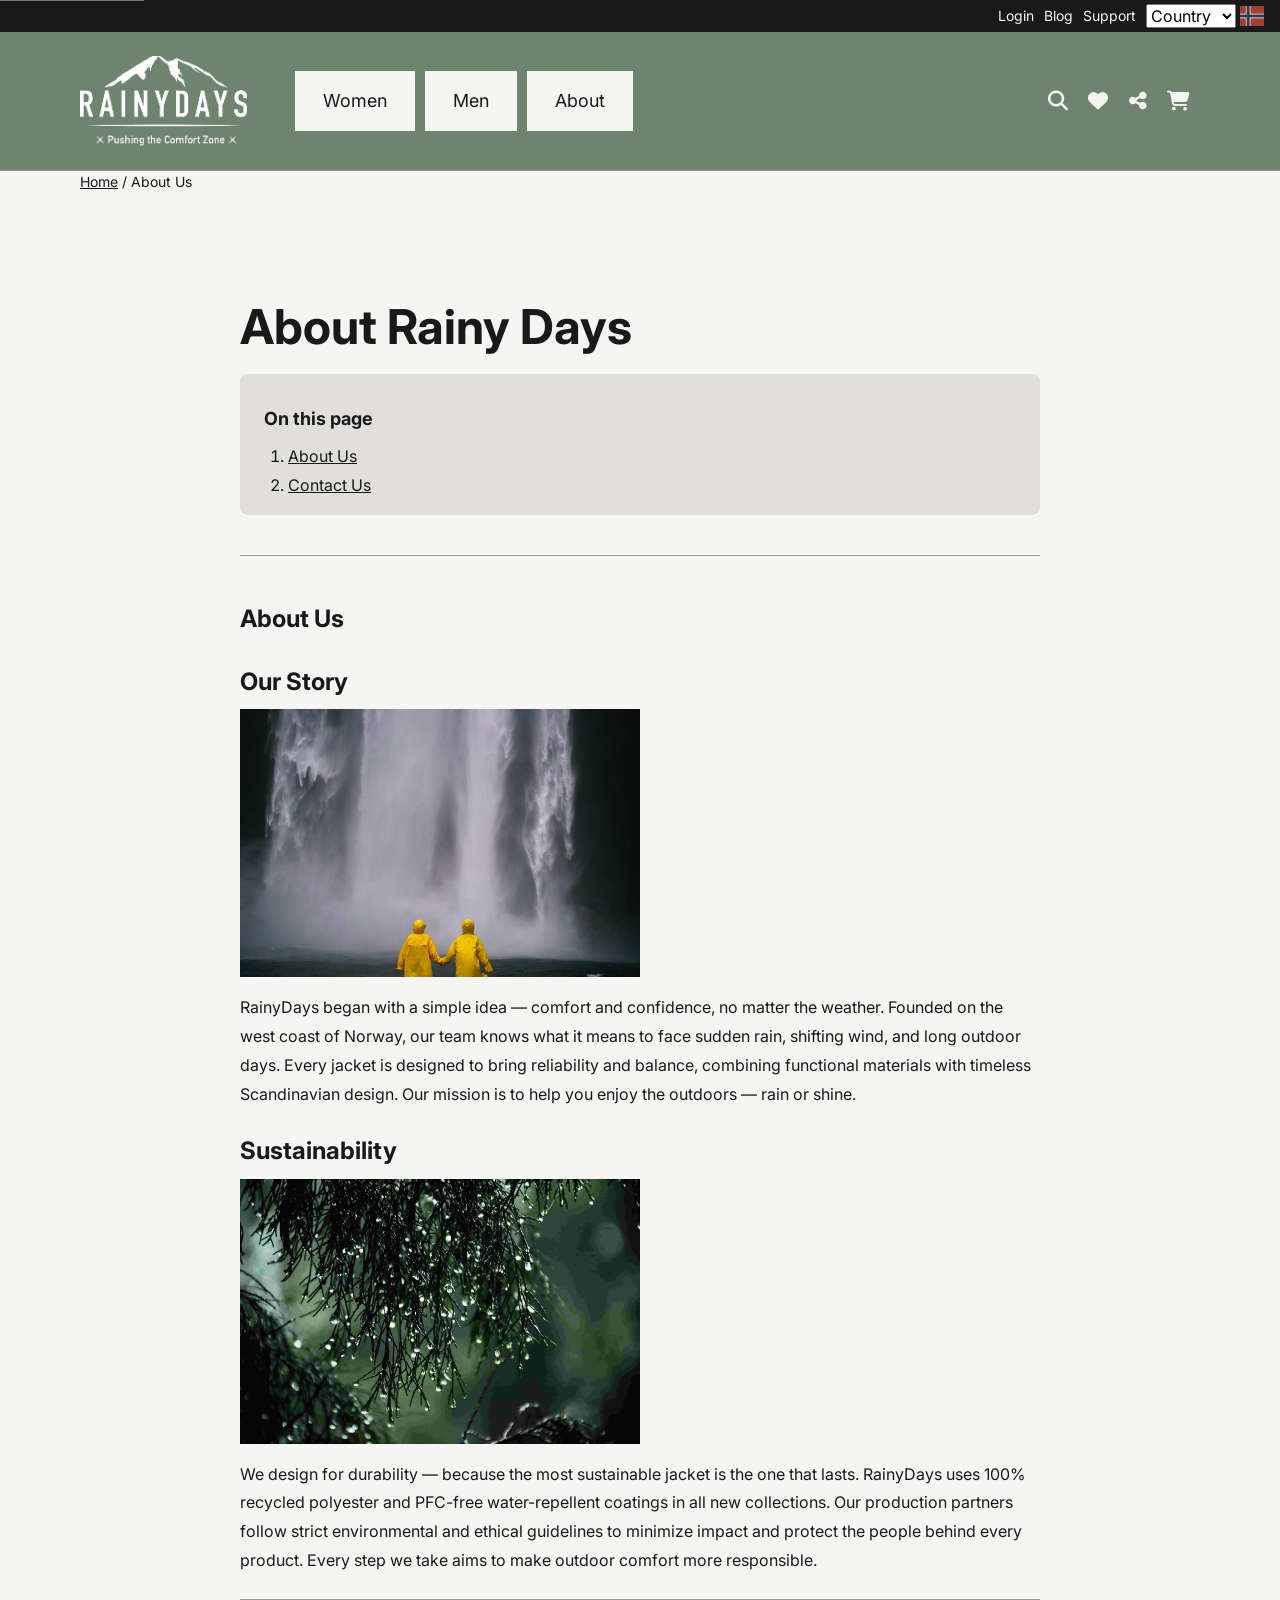
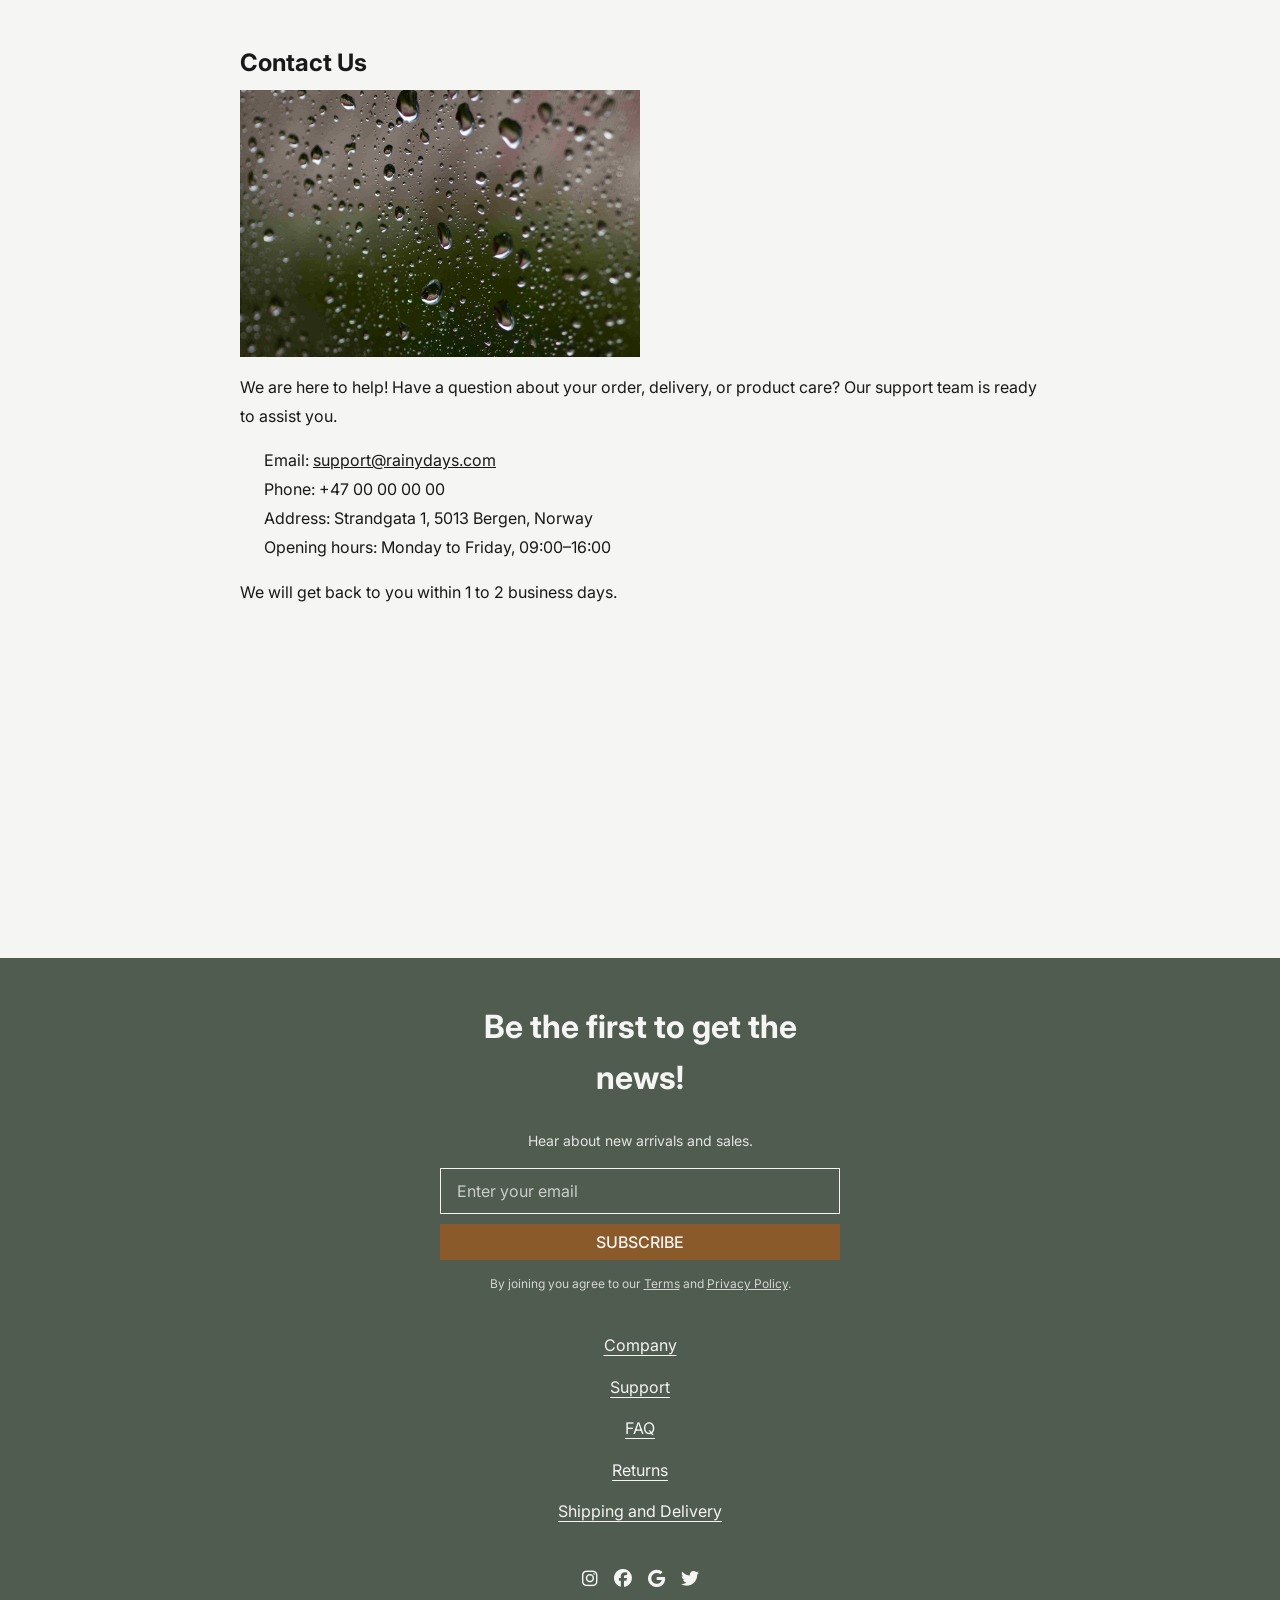
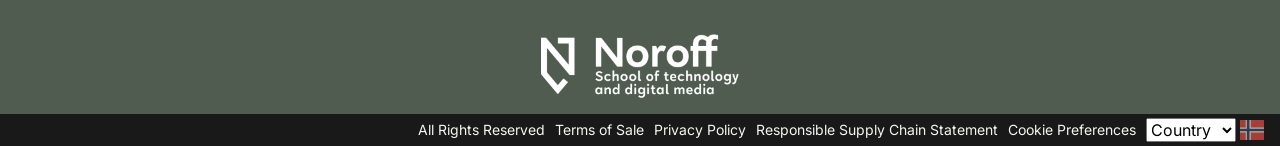
<file: about/index.html>
<!doctype html>
<html lang="en">
  <head>
    <title>Rainy Days | About</title>
    <link
      rel="stylesheet"
      href="https://cdnjs.cloudflare.com/ajax/libs/font-awesome/6.4.0/css/all.min.css"
    />
    <meta charset="utf-8" />
    <meta
      name="description"
      content="Learn more about RainyDays and our passion for creating reliable outdoor clothing."
    />
    <meta name="viewport" content="width=device-width, initial-scale=1.0" />
    <link rel="icon" href="../images/rainy-days-logo/favicon.ico" />
    <link rel="stylesheet" href="../css/tokens.css" />
    <link rel="stylesheet" href="../css/base.css" />
    <link rel="stylesheet" href="../css/layout.css" />
    <link rel="stylesheet" href="../css/components.css" />
    <link rel="stylesheet" href="../css/utilities.css" />
    <script type="module" src="../js/ui.js" defer></script>
  </head>
  <body>
    <a class="skip-link" href="#main">Skip to content</a>

    <div class="topbar">
      <div class="topbar-inner">
        <nav class="top-nav">
          <ul>
            <li><a href="#">Login</a></li>
            <li><a href="#">Blog</a></li>
            <li><a href="#">Support</a></li>
          </ul>
        </nav>
        <div class="country-select">
          <select
            id="topbar-country-select"
            name="country"
            aria-label="Select your country"
          >
            <option value="">Country</option>
            <option value="norway">Norway</option>
            <option value="denmark">Denmark</option>
            <option value="sweden">Sweden</option>
            <option value="england">England</option>
            <option value="germany">Germany</option>
          </select>
          <img
            src="../images/stock-photos/pixabay-flag-norway.jpg"
            alt="Norway flag"
          />
        </div>
      </div>
    </div>

    <header>
      <div class="header-inner">
        <a href="../index.html" class="logo">
          <picture>
            <source
              media="(min-width: 900px)"
              srcset="../images/rainy-days-logo/RainyDays_Logo.png"
            />
            <img
              src="../images/rainy-days-logo/RainyDays_Logo_notext.png"
              alt="Rainy Days Logo"
            />
          </picture>
        </a>

        <nav class="main-nav" aria-label="Desktop navigation">
          <ul class="nav-list">
            <li><a href="../category/products-women.html" class="nav-btn">Women</a></li>
            <li><a href="../category/products-men.html" class="nav-btn">Men</a></li>
            <li><a href="../about/index.html" class="nav-btn">About</a></li>
          </ul>
        </nav>

        <div class="header-icons">
          <a href="#search" class="icon-link" aria-label="Search products"
            ><i class="fa-solid fa-magnifying-glass"></i
          ></a>
          <a href="#wishlist" class="icon-link" aria-label="Open wishlist"
            ><i class="fa-solid fa-heart"></i
          ></a>
          <a href="#share" class="icon-link" aria-label="Share this page"
            ><i class="fa-solid fa-share-nodes"></i
          ></a>
          <a
            href="../cart/index.html"
            class="icon-link"
            aria-label="View shopping cart"
          >
            <i class="fa-solid fa-cart-shopping"></i>
            <span class="cart-badge" aria-hidden="true" hidden></span>
          </a>

          <label for="menu-toggle" class="menu-toggle-label icon-link">
            <i class="fa-solid fa-bars"></i>
            <span class="sr-only">Toggle navigation menu</span>
          </label>
        </div>
      </div>

      <input type="checkbox" id="menu-toggle" class="menu-toggle-checkbox" />
      <nav class="main-nav-mobile" aria-label="Mobile navigation">
        <ul class="nav-list-mobile">
          <li><a href="../category/products-women.html" class="nav-btn">Women</a></li>
          <li><a href="../category/products-men.html" class="nav-btn">Men</a></li>
          <li><a href="../about/index.html" class="nav-btn">About</a></li>
        </ul>
      </nav>
    </header>

    <main id="main">
      <div class="container">
        <div class="breadcrumbs">
          <a href="../index.html">Home</a> / <span>About Us</span>
        </div>

        <article class="legal-page">
          <h1>About Rainy Days</h1>

          <nav class="legal-toc" aria-label="On this page">
            <h2>On this page</h2>
            <ol>
              <li><a href="#about-us">About Us</a></li>
              <li><a href="#contact">Contact Us</a></li>
            </ol>
          </nav>

          <section class="legal-section" id="about-us">
            <h2>About Us</h2>

            <h3>Our Story</h3>
            <img
              src="../images/stock-photos/Pixabay-1836407.jpg"
              alt="Rainy Days jacket on a hanger"
              class="about-image"
            />
            <p>
              RainyDays began with a simple idea — comfort and confidence, no
              matter the weather. Founded on the west coast of Norway, our team
              knows what it means to face sudden rain, shifting wind, and long
              outdoor days. Every jacket is designed to bring reliability and
              balance, combining functional materials with timeless
              Scandinavian design. Our mission is to help you enjoy the
              outdoors — rain or shine.
            </p>

            <h3>Sustainability</h3>
            <img
              src="../images/stock-photos/Pexels Photo by Sitthan Kutty.jpg"
              alt="Rainy Days jacket hanging on a rail"
              class="about-image"
            />
            <p>
              We design for durability — because the most sustainable jacket is
              the one that lasts. RainyDays uses 100% recycled polyester and
              PFC-free water-repellent coatings in all new collections. Our
              production partners follow strict environmental and ethical
              guidelines to minimize impact and protect the people behind every
              product. Every step we take aims to make outdoor comfort more
              responsible.
            </p>
          </section>

          <section class="legal-section" id="contact">
            <h2>Contact Us</h2>
            <img
              src="../images/stock-photos/Pixabay-4347225.jpg"
              alt="Rainy Days jacket"
              class="about-image"
            />
            <p>
              We are here to help! Have a question about your order, delivery,
              or product care? Our support team is ready to assist you.
            </p>
            <ul>
              <li>
                Email:
                <a href="mailto:support@rainydays.com">support@rainydays.com</a>
              </li>
              <li>Phone: +47 00 00 00 00</li>
              <li>Address: Strandgata 1, 5013 Bergen, Norway</li>
              <li>Opening hours: Monday to Friday, 09:00–16:00</li>
            </ul>
            <p>We will get back to you within 1 to 2 business days.</p>
          </section>
        </article>
      </div>
    </main>

    <footer>
      <div class="footer-inner">
        <div class="footer-newsletter">
          <div class="newsletter-header">
            <h2>Be the first to get the news!</h2>
            <p>Hear about new arrivals and sales.</p>
          </div>

          <form action="#" class="newsletter-form">
            <label for="newsletter-email" class="sr-only">Email address</label>

            <div class="form-group">
              <input
                type="email"
                id="newsletter-email"
                placeholder="Enter your email"
                required
              />
              <button type="submit" class="btn btn-narrow">Subscribe</button>
            </div>
          </form>

          <p class="legal-text">
            By joining you agree to our             <a href="../terms/index.html">Terms</a> and
                        <a href="../privacy/index.html">Privacy Policy</a>.
          </p>
        </div>

        <nav class="footer-nav" aria-label="Footer navigation">
          <ul>
            <li><a href="index.html">Company</a></li>
            <li><a href="index.html">Support</a></li>
            <li><a href="index.html">FAQ</a></li>
            <li><a href="index.html">Returns</a></li>
            <li><a href="index.html">Shipping and Delivery</a></li>
          </ul>
        </nav>

        <div class="footer-icons">
          <a href="#" aria-label="Instagram"
            ><i class="fa-brands fa-instagram"></i
          ></a>
          <a href="#" aria-label="Facebook"
            ><i class="fa-brands fa-facebook"></i
          ></a>
          <a href="#" aria-label="Google"
            ><i class="fa-brands fa-google"></i
          ></a>
          <a href="#" aria-label="Twitter"
            ><i class="fa-brands fa-twitter"></i
          ></a>
        </div>

        <a href="../index.html" class="logo-footer">
          <img
            src="../images/rainy-days-logo/noroff-logo.png"
            alt="Noroff Logo"
          />
        </a>
      </div>
    </footer>

    <div class="bottombar">
      <div class="bottombar-inner">
        <nav class="bottom-nav">
          <ul>
            <li><a href="#">All Rights Reserved</a></li>
            <li><a href="../terms/index.html">Terms of Sale</a></li>
                        <li><a href="../privacy/index.html">Privacy Policy</a></li>
            <li><a href="#">Responsible Supply Chain Statement</a></li>
            <li><a href="#">Cookie Preferences</a></li>
          </ul>
        </nav>
        <div class="country-select">
          <select
            id="bottombar-country-select"
            name="country"
            aria-label="Select your country"
          >
            <option value="">Country</option>
            <option value="norway">Norway</option>
            <option value="denmark">Denmark</option>
            <option value="sweden">Sweden</option>
            <option value="england">England</option>
            <option value="germany">Germany</option>
          </select>
          <img
            src="../images/stock-photos/pixabay-flag-norway.jpg"
            alt="Norway flag"
          />
        </div>
      </div>
    </div>
  </body>
</html>
</file>
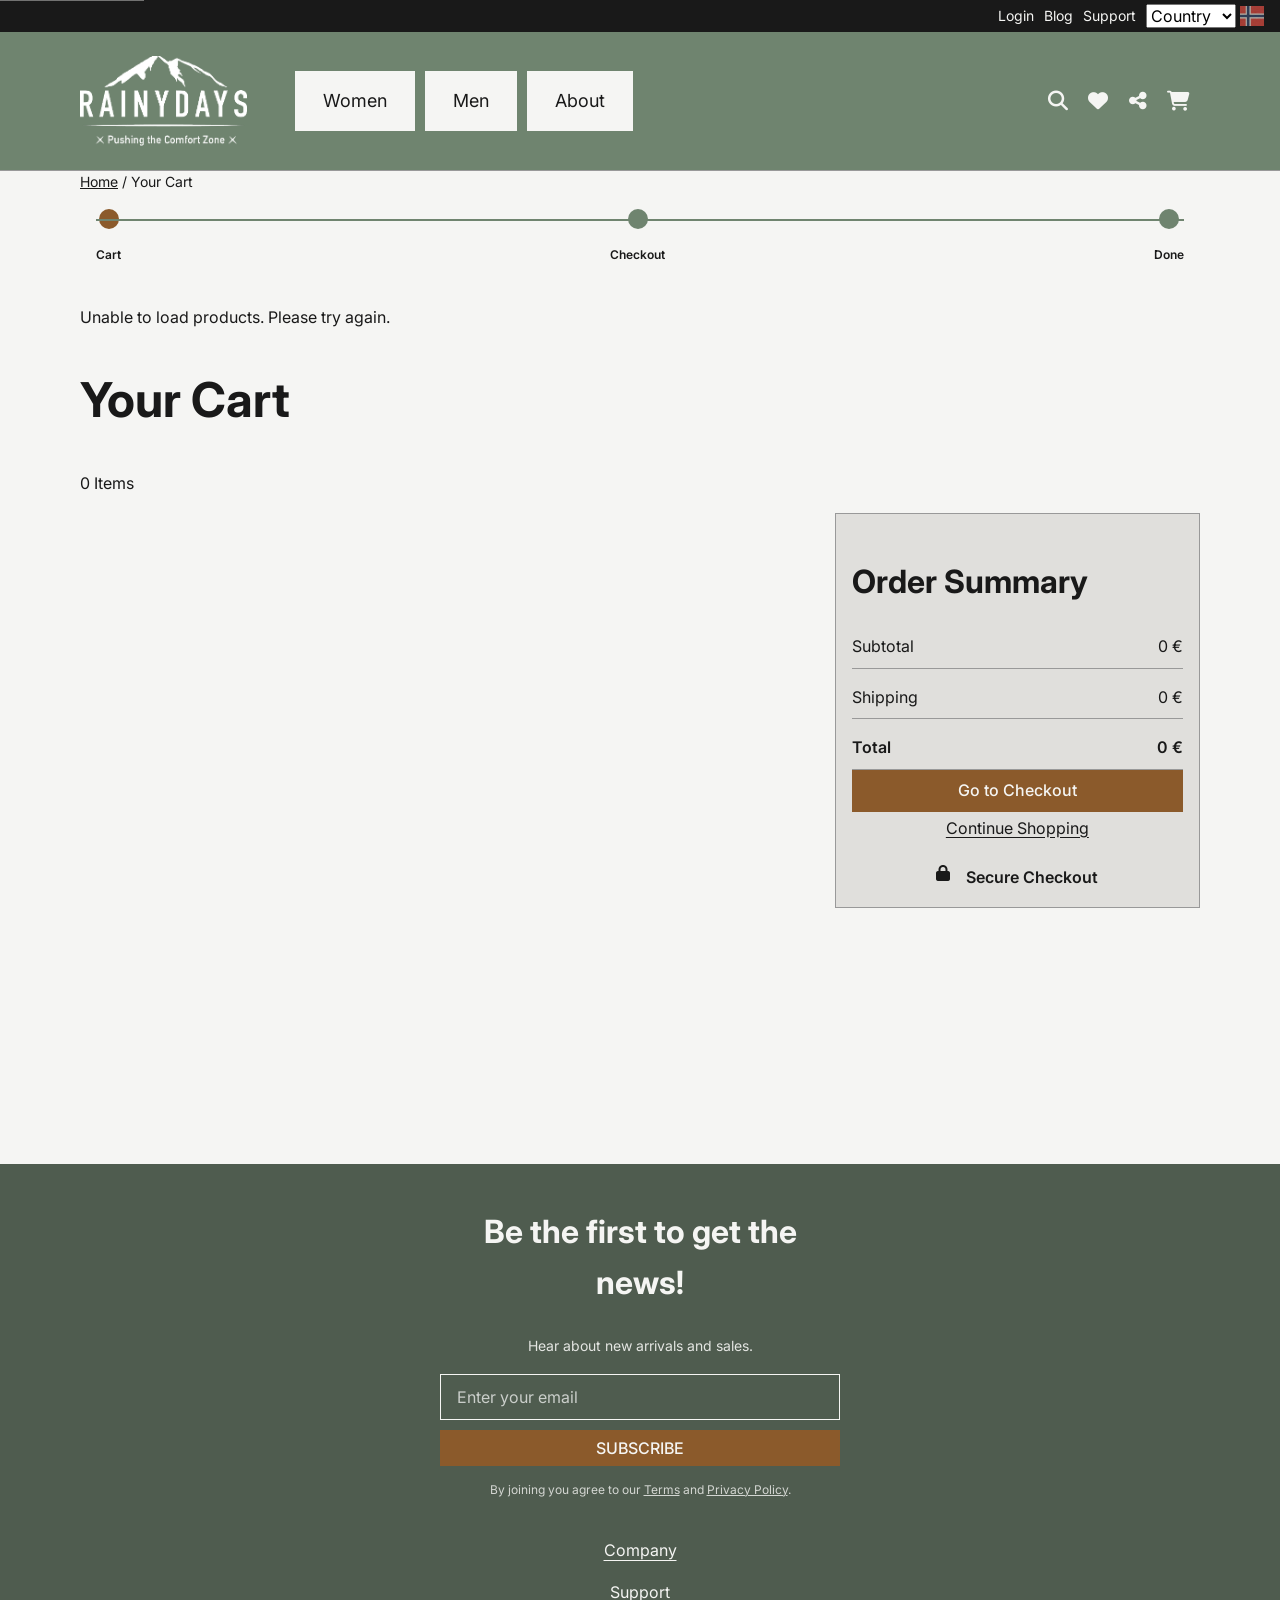
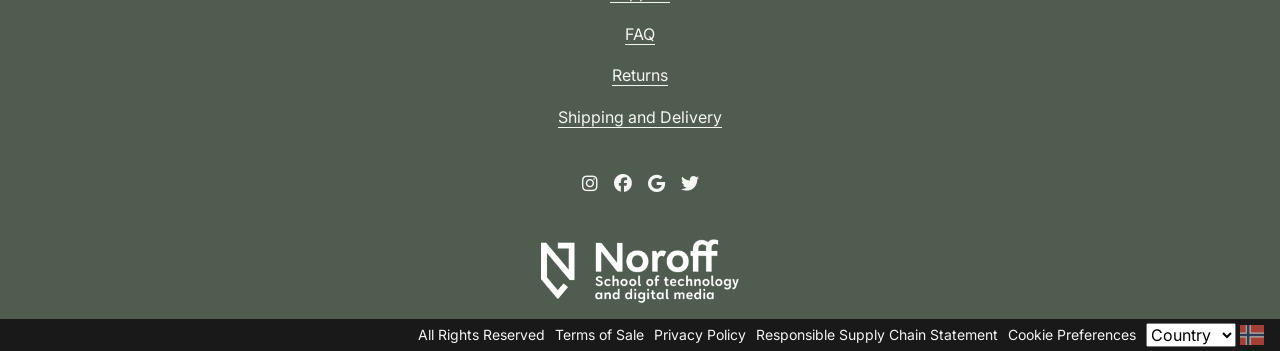
<file: cart/index.html>
<!doctype html>
<html lang="en">
  <head>
    <title>Rainy Days | Your Cart</title>
    <link
      rel="stylesheet"
      href="https://cdnjs.cloudflare.com/ajax/libs/font-awesome/6.4.0/css/all.min.css"
    />
    <meta charset="utf-8" />
    <meta
      name="description"
      content="Review the items in your RainyDays shopping cart before checkout."
    />
    <meta name="viewport" content="width=device-width, initial-scale=1.0" />
    <link rel="icon" href="../images/rainy-days-logo/favicon.ico" />
    <link rel="stylesheet" href="../css/tokens.css" />
    <link rel="stylesheet" href="../css/base.css" />
    <link rel="stylesheet" href="../css/layout.css" />
    <link rel="stylesheet" href="../css/components.css" />
    <link rel="stylesheet" href="../css/utilities.css" />
    <script type="module" src="../js/cart.js" defer></script>
  </head>
  <body>
    <a class="skip-link" href="#main">Skip to content</a>

    <div class="topbar">
      <div class="topbar-inner">
        <nav class="top-nav">
          <ul>
            <li><a href="#">Login</a></li>
            <li><a href="#">Blog</a></li>
            <li><a href="#">Support</a></li>
          </ul>
        </nav>
        <div class="country-select">
          <select
            id="topbar-country-select"
            name="country"
            aria-label="Select your country"
          >
            <option value="">Country</option>
            <option value="norway">Norway</option>
            <option value="denmark">Denmark</option>
            <option value="sweden">Sweden</option>
            <option value="england">England</option>
            <option value="germany">Germany</option>
          </select>
          <img
            src="../images/stock-photos/pixabay-flag-norway.jpg"
            alt="Norway flag"
          />
        </div>
      </div>
    </div>

    <header>
      <div class="header-inner">
        <a href="../index.html" class="logo">
          <picture>
            <source
              media="(min-width: 900px)"
              srcset="../images/rainy-days-logo/RainyDays_Logo.png"
            />
            <img
              src="../images/rainy-days-logo/RainyDays_Logo_notext.png"
              alt="Rainy Days Logo"
            />
          </picture>
        </a>

        <nav class="main-nav" aria-label="Desktop navigation">
          <ul class="nav-list">
            <li><a href="../category/products-women.html" class="nav-btn">Women</a></li>
            <li><a href="../category/products-men.html" class="nav-btn">Men</a></li>
            <li><a href="../about/index.html" class="nav-btn">About</a></li>
          </ul>
        </nav>

        <div class="header-icons">
          <a href="#search" class="icon-link" aria-label="Search products"
            ><i class="fa-solid fa-magnifying-glass"></i
          ></a>
          <a href="#wishlist" class="icon-link" aria-label="Open wishlist"
            ><i class="fa-solid fa-heart"></i
          ></a>
          <a href="#share" class="icon-link" aria-label="Share this page"
            ><i class="fa-solid fa-share-nodes"></i
          ></a>
          <a
            href="index.html"
            class="icon-link"
            aria-label="View shopping cart"
          >
            <i class="fa-solid fa-cart-shopping"></i>
            <span class="cart-badge" aria-hidden="true" hidden></span>
          </a>

          <label for="menu-toggle" class="menu-toggle-label icon-link">
            <i class="fa-solid fa-bars"></i>
            <span class="sr-only">Toggle navigation menu</span>
          </label>
        </div>
      </div>

      <input type="checkbox" id="menu-toggle" class="menu-toggle-checkbox" />
      <nav class="main-nav-mobile" aria-label="Mobile navigation">
        <ul class="nav-list-mobile">
          <li><a href="../category/products-women.html" class="nav-btn">Women</a></li>
          <li><a href="../category/products-men.html" class="nav-btn">Men</a></li>
          <li><a href="../about/index.html" class="nav-btn">About</a></li>
        </ul>
      </nav>
    </header>

    <main id="main">
      <div class="container cart-container">
        <div class="breadcrumbs">
          <a href="../index.html">Home</a> / <span>Your Cart</span>
        </div>

        <div class="progress-container">
          <ol class="progress-bar">
            <li class="step" id="step-cart">
              <div class="step-circle-active"></div>
              <span class="step-label">Cart</span>
            </li>

            <li class="step" id="step-checkout">
              <div class="step-circle"></div>
              <span class="step-label">Checkout</span>
            </li>

            <li class="step" id="step-success">
              <div class="step-circle"></div>
              <span class="step-label">Done</span>
            </li>
          </ol>
        </div>

        <p class="product-status" aria-live="polite"></p>
        <div class="cart-body">
          <h1>Your Cart</h1>
          <p class="cart-item-count">0 Items</p>

          <div class="cart-layout">
            <section class="cart-list" aria-label="Cart Items"></section>

            <aside class="cart-summary">
              <div class="summary-card">
                <h2>Order Summary</h2>

                <dl class="summary-rows">
                  <div class="summary-row">
                    <dt>Subtotal</dt>
                    <dd class="subtotal-price">0 €</dd>
                  </div>
                  <div class="summary-row">
                    <dt>Shipping</dt>
                    <dd class="shipping-price">0 €</dd>
                  </div>
                  <div class="summary-row total">
                    <dt>Total</dt>
                    <dd class="total-price">0 €</dd>
                  </div>
                </dl>

                <a
                  href="../checkout/index.html"
                  class="btn-narrow go-to-checkout"
                  >Go to Checkout</a
                >
                <a href="../index.html" class="continue-shopping"
                  >Continue Shopping</a
                >

                <div class="safe-checkout-icons">
                  <i class="fa-solid fa-lock"></i> <span>Secure Checkout</span>
                </div>
              </div>
            </aside>
          </div>
        </div>
      </div>
    </main>

    <footer>
      <div class="footer-inner">
        <div class="footer-newsletter">
          <div class="newsletter-header">
            <h2>Be the first to get the news!</h2>
            <p>Hear about new arrivals and sales.</p>
          </div>

          <form action="#" class="newsletter-form">
            <label for="newsletter-email" class="sr-only">Email address</label>

            <div class="form-group">
              <input
                type="email"
                id="newsletter-email"
                placeholder="Enter your email"
                required
              />
              <button type="submit" class="btn btn-narrow">Subscribe</button>
            </div>
          </form>

          <p class="legal-text">
            By joining you agree to our             <a href="../terms/index.html">Terms</a> and
                        <a href="../privacy/index.html">Privacy Policy</a>.
          </p>
        </div>

        <nav class="footer-nav" aria-label="Footer navigation">
          <ul>
            <li><a href="../about/index.html">Company</a></li>
            <li><a href="../about/index.html">Support</a></li>
            <li><a href="../about/index.html">FAQ</a></li>
            <li><a href="../about/index.html">Returns</a></li>
            <li><a href="../about/index.html">Shipping and Delivery</a></li>
          </ul>
        </nav>

        <div class="footer-icons">
          <a href="#" aria-label="Instagram"
            ><i class="fa-brands fa-instagram"></i
          ></a>
          <a href="#" aria-label="Facebook"
            ><i class="fa-brands fa-facebook"></i
          ></a>
          <a href="#" aria-label="Google"
            ><i class="fa-brands fa-google"></i
          ></a>
          <a href="#" aria-label="Twitter"
            ><i class="fa-brands fa-twitter"></i
          ></a>
        </div>

        <a href="../index.html" class="logo-footer">
          <img
            src="../images/rainy-days-logo/noroff-logo.png"
            alt="Noroff Logo"
          />
        </a>
      </div>
    </footer>

    <div class="bottombar">
      <div class="bottombar-inner">
        <nav class="bottom-nav">
          <ul>
            <li><a href="#">All Rights Reserved</a></li>
            <li><a href="../terms/index.html">Terms of Sale</a></li>
                        <li><a href="../privacy/index.html">Privacy Policy</a></li>
            <li><a href="#">Responsible Supply Chain Statement</a></li>
            <li><a href="#">Cookie Preferences</a></li>
          </ul>
        </nav>
        <div class="country-select">
          <select
            id="bottombar-country-select"
            name="country"
            aria-label="Select your country"
          >
            <option value="">Country</option>
            <option value="norway">Norway</option>
            <option value="denmark">Denmark</option>
            <option value="sweden">Sweden</option>
            <option value="england">England</option>
            <option value="germany">Germany</option>
          </select>
          <img
            src="../images/stock-photos/pixabay-flag-norway.jpg"
            alt="Norway flag"
          />
        </div>
      </div>
    </div>
  </body>
</html>
</file>
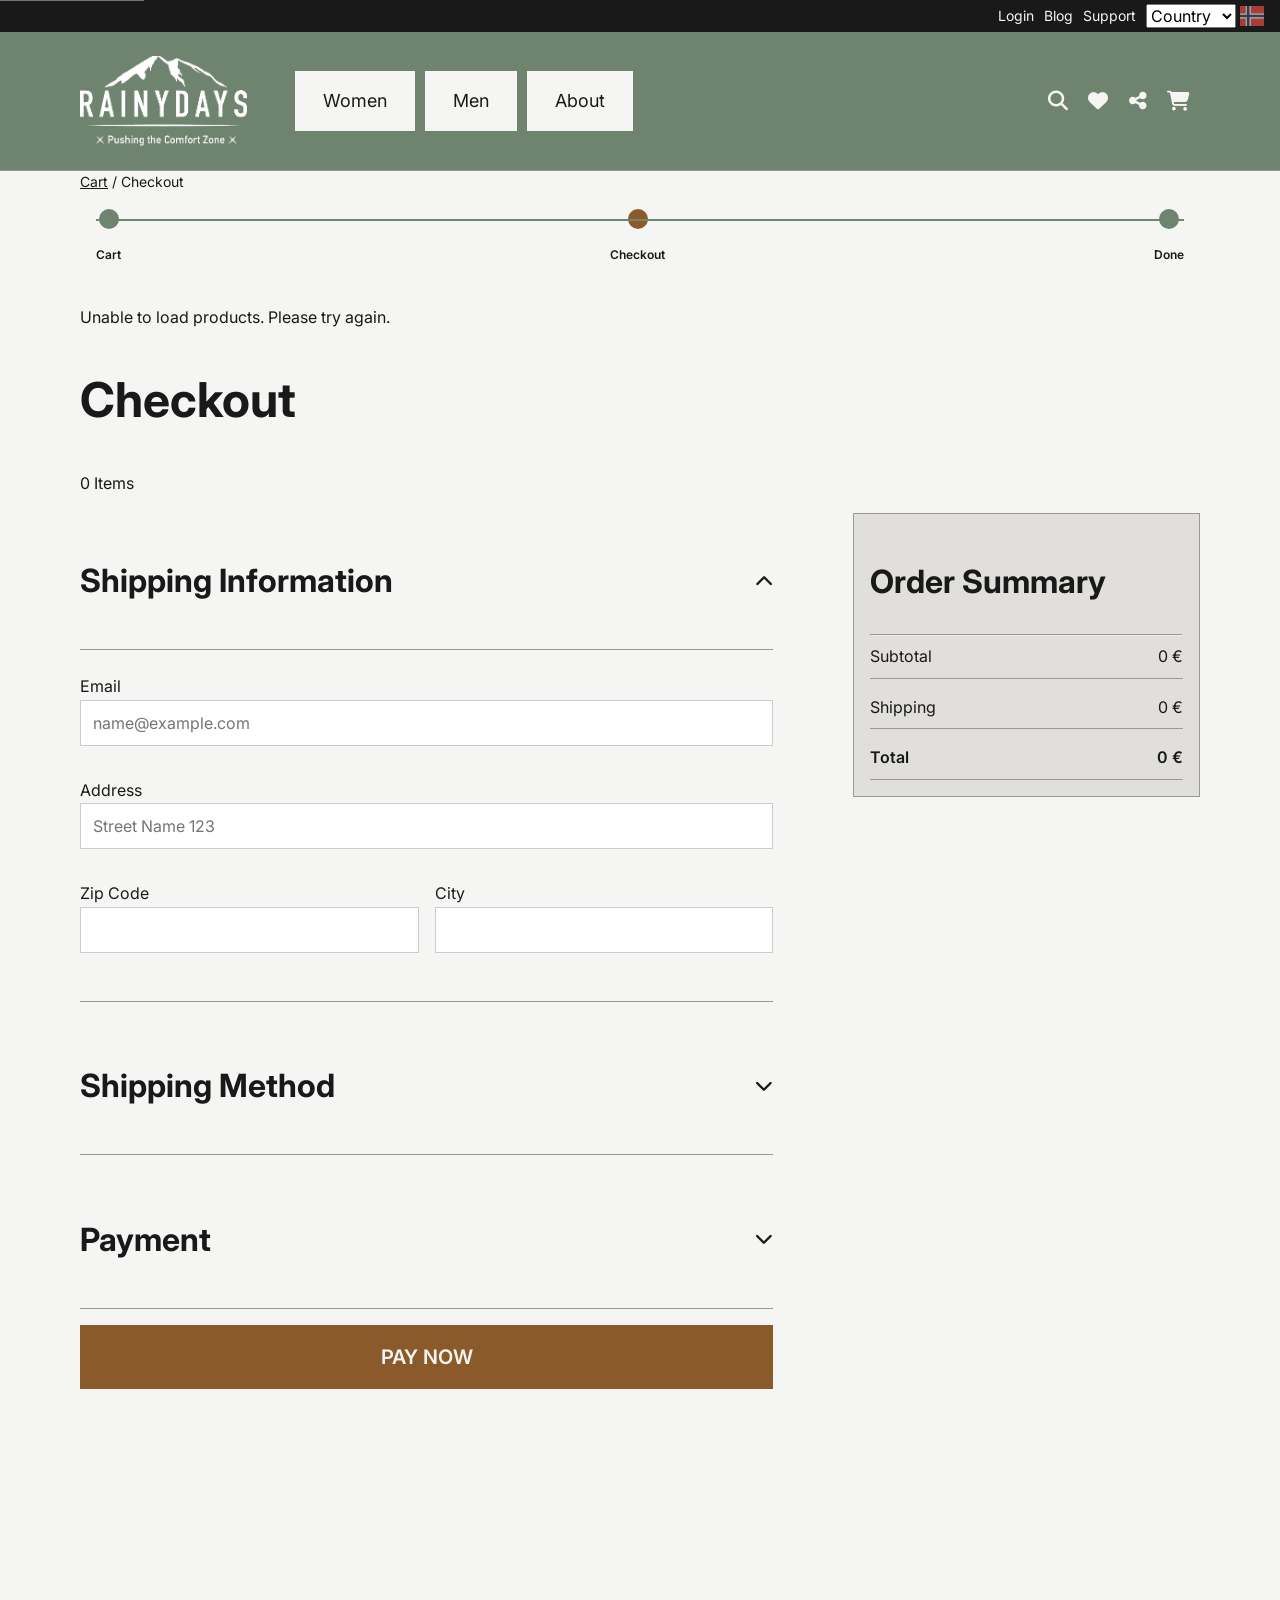
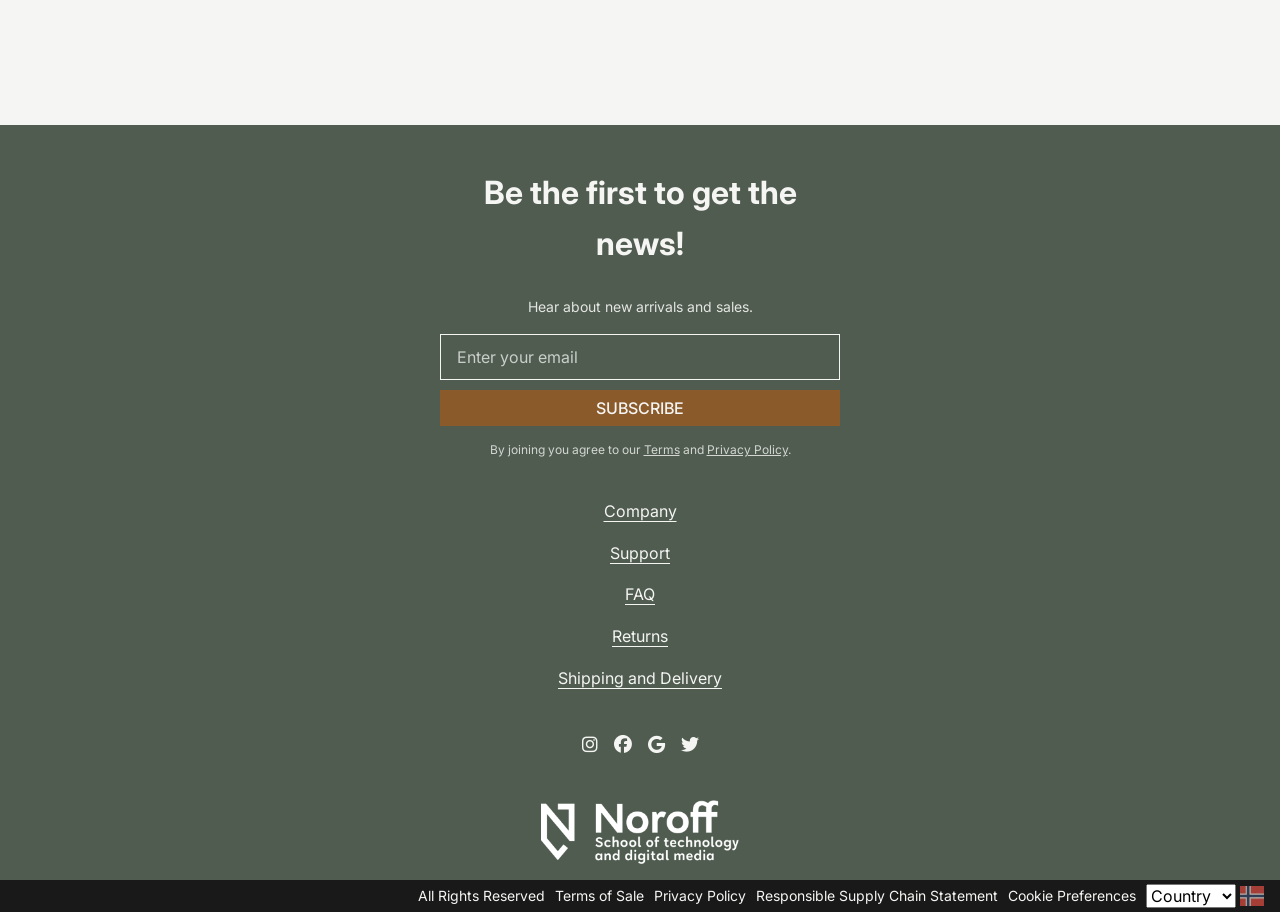
<file: checkout/index.html>
<!doctype html>
<html lang="en">
  <head>
    <title>Rainy Days | Checkout</title>
    <link
      rel="stylesheet"
      href="https://cdnjs.cloudflare.com/ajax/libs/font-awesome/6.4.0/css/all.min.css"
    />
    <meta charset="utf-8" />
    <meta
      name="description"
      content="Complete your RainyDays purchase securely at checkout. Enter your details and finalize your order for high-quality outdoor jackets."
    />
    <meta name="viewport" content="width=device-width, initial-scale=1.0" />
    <link rel="icon" href="../images/rainy-days-logo/favicon.ico" />
    <link rel="stylesheet" href="../css/tokens.css" />
    <link rel="stylesheet" href="../css/base.css" />
    <link rel="stylesheet" href="../css/layout.css" />
    <link rel="stylesheet" href="../css/components.css" />
    <link rel="stylesheet" href="../css/utilities.css" />
    <script type="module" src="../js/checkout.js" defer></script>
    <script type="module" src="../js/ui.js" defer></script>
  </head>
  <body>
    <a class="skip-link" href="#main">Skip to content</a>

    <div class="topbar">
      <div class="topbar-inner">
        <nav class="top-nav">
          <ul>
            <li><a href="#">Login</a></li>
            <li><a href="#">Blog</a></li>
            <li><a href="#">Support</a></li>
          </ul>
        </nav>
        <div class="country-select">
          <select
            id="topbar-country-select"
            name="country"
            aria-label="Select your country"
          >
            <option value="">Country</option>
            <option value="norway">Norway</option>
            <option value="denmark">Denmark</option>
            <option value="sweden">Sweden</option>
            <option value="england">England</option>
            <option value="germany">Germany</option>
          </select>
          <img
            src="../images/stock-photos/pixabay-flag-norway.jpg"
            alt="Norway flag"
          />
        </div>
      </div>
    </div>

    <header>
      <div class="header-inner">
        <a href="../index.html" class="logo">
          <picture>
            <source
              media="(min-width: 900px)"
              srcset="../images/rainy-days-logo/RainyDays_Logo.png"
            />
            <img
              src="../images/rainy-days-logo/RainyDays_Logo_notext.png"
              alt="Rainy Days Logo"
            />
          </picture>
        </a>

        <nav class="main-nav" aria-label="Desktop navigation">
          <ul class="nav-list">
            <li>
              <a href="../category/products-women.html" class="nav-btn"
                >Women</a
              >
            </li>
            <li>
              <a href="../category/products-men.html" class="nav-btn">Men</a>
            </li>
            <li><a href="../about/index.html" class="nav-btn">About</a></li>
          </ul>
        </nav>

        <div class="header-icons">
          <a href="#search" class="icon-link" aria-label="Search products"
            ><i class="fa-solid fa-magnifying-glass"></i
          ></a>
          <a href="#wishlist" class="icon-link" aria-label="Open wishlist"
            ><i class="fa-solid fa-heart"></i
          ></a>
          <a href="#share" class="icon-link" aria-label="Share this page"
            ><i class="fa-solid fa-share-nodes"></i
          ></a>
          <a
            href="../cart/index.html"
            class="icon-link"
            aria-label="View shopping cart"
          >
            <i class="fa-solid fa-cart-shopping"></i>
            <span class="cart-badge" aria-hidden="true" hidden></span>
          </a>

          <label for="menu-toggle" class="menu-toggle-label icon-link">
            <i class="fa-solid fa-bars"></i>
            <span class="sr-only">Toggle navigation menu</span>
          </label>
        </div>
      </div>

      <input type="checkbox" id="menu-toggle" class="menu-toggle-checkbox" />
      <nav class="main-nav-mobile" aria-label="Mobile navigation">
        <ul class="nav-list-mobile">
          <li>
            <a href="../category/products-women.html" class="nav-btn">Women</a>
          </li>
          <li>
            <a href="../category/products-men.html" class="nav-btn">Men</a>
          </li>
          <li><a href="../about/index.html" class="nav-btn">About</a></li>
        </ul>
      </nav>
    </header>

    <main id="main">
      <div class="container checkout-container">
        <div class="breadcrumbs">
          <a href="../cart/index.html">Cart</a> / <span>Checkout</span>
        </div>

        <div class="progress-container">
          <ol class="progress-bar">
            <li class="step" id="step-cart">
              <div class="step-circle"></div>
              <span class="step-label">Cart</span>
            </li>

            <li class="step" id="step-checkout">
              <div class="step-circle-active"></div>
              <span class="step-label">Checkout</span>
            </li>

            <li class="step" id="step-success">
              <div class="step-circle"></div>
              <span class="step-label">Done</span>
            </li>
          </ol>
        </div>

        <p class="product-status" aria-live="polite"></p>
        <h1>Checkout</h1>
        <p class="cart-item-count">0 Items</p>

        <div class="checkout-layout">
          <section class="checkout-forms">
            <details class="checkout-step" open>
              <summary>
                <h2>Shipping Information</h2>
                <i class="fa-solid fa-chevron-down"></i>
              </summary>
              <div class="step-content">
                <form id="shipping-form">
                  <div class="form-row">
                    <label for="email">Email</label>
                    <input
                      type="email"
                      id="email"
                      placeholder="name@example.com"
                      required
                    />
                  </div>
                  <div class="form-row">
                    <label for="address">Address</label>
                    <input
                      type="text"
                      id="address"
                      placeholder="Street Name 123"
                      required
                    />
                  </div>
                  <div class="form-group-row">
                    <div class="form-row">
                      <label for="zip">Zip Code</label>
                      <input type="text" id="zip" required />
                    </div>
                    <div class="form-row">
                      <label for="city">City</label>
                      <input type="text" id="city" required />
                    </div>
                  </div>
                </form>
              </div>
            </details>

            <details class="checkout-step">
              <summary>
                <h2>Shipping Method</h2>
                <i class="fa-solid fa-chevron-down"></i>
              </summary>
              <div class="step-content">
                <div class="radio-group">
                  <label class="radio-option">
                    <input
                      type="radio"
                      name="shipping"
                      id="standard-shipping"
                      checked
                    />
                    <span>Standard Delivery (3-5 Days)</span>
                    <span>Free</span>
                  </label>
                  <label class="radio-option">
                    <input type="radio" name="shipping" id="express-shipping" />
                    <span>Express (1-2 Days)</span>
                    <span>19 €</span>
                  </label>
                </div>
              </div>
            </details>

            <details class="checkout-step">
              <summary>
                <h2>Payment</h2>
                <i class="fa-solid fa-chevron-down"></i>
              </summary>
              <div class="step-content">
                <div class="form-row">
                  <label for="card">Card Number</label>
                  <input
                    type="text"
                    id="card"
                    required
                    inputmode="numeric"
                    pattern="[0-9 ]{13,19}"
                    placeholder="0000 0000 0000 0000"
                  />
                </div>
                <div class="form-group-row">
                  <div class="form-row">
                    <label for="expiry">Expiry</label>
                    <input
                      type="text"
                      id="expiry"
                      required
                      pattern="(0[1-9]|1[0-2])\/[0-9]{2}"
                      placeholder="MM/YY"
                    />
                  </div>
                  <div class="form-row">
                    <label for="cvc">CVC</label>
                    <input
                      type="text"
                      id="cvc"
                      required
                      inputmode="numeric"
                      pattern="[0-9]{3,4}"
                      placeholder="123"
                    />
                  </div>
                </div>
              </div>
            </details>
            <a
              href="confirmation/index.html"
              class="btn btn-wide"
              id="pay-now-button"
              >PAY NOW</a
            >
          </section>

          <aside class="checkout-summary">
            <div class="summary-card">
              <h2>Order Summary</h2>
              <div class="summary-items">
                <!-- The products list for checkout-->
              </div>
              <hr />
              <dl class="summary-rows">
                <div class="summary-row">
                  <dt>Subtotal</dt>
                  <dd class="subtotal-price">0 €</dd>
                </div>
                <div class="summary-row">
                  <dt>Shipping</dt>
                  <dd class="shipping-price">0 €</dd>
                </div>
                <div class="summary-row total">
                  <dt>Total</dt>
                  <dd class="total-price">0 €</dd>
                </div>
              </dl>
            </div>
          </aside>
        </div>
      </div>
    </main>

    <footer>
      <div class="footer-inner">
        <div class="footer-newsletter">
          <div class="newsletter-header">
            <h2>Be the first to get the news!</h2>
            <p>Hear about new arrivals and sales.</p>
          </div>

          <form action="#" class="newsletter-form">
            <label for="newsletter-email" class="sr-only">Email address</label>

            <div class="form-group">
              <input
                type="email"
                id="newsletter-email"
                placeholder="Enter your email"
                required
              />
              <button type="submit" class="btn btn-narrow">Subscribe</button>
            </div>
          </form>

          <p class="legal-text">
            By joining you agree to our
            <a href="../terms/index.html">Terms</a> and
            <a href="../privacy/index.html">Privacy Policy</a>.
          </p>
        </div>

        <nav class="footer-nav" aria-label="Footer navigation">
          <ul>
            <li><a href="../about/index.html">Company</a></li>
            <li><a href="../about/index.html">Support</a></li>
            <li><a href="../about/index.html">FAQ</a></li>
            <li><a href="../about/index.html">Returns</a></li>
            <li><a href="../about/index.html">Shipping and Delivery</a></li>
          </ul>
        </nav>

        <div class="footer-icons">
          <a href="#instagram" aria-label="Instagram"
            ><i class="fa-brands fa-instagram"></i
          ></a>
          <a href="#facebook" aria-label="Facebook"
            ><i class="fa-brands fa-facebook"></i
          ></a>
          <a href="#google" aria-label="Google"
            ><i class="fa-brands fa-google"></i
          ></a>
          <a href="#twitter" aria-label="Twitter"
            ><i class="fa-brands fa-twitter"></i
          ></a>
        </div>

        <a href="../index.html" class="logo-footer">
          <img
            src="../images/rainy-days-logo/noroff-logo.png"
            alt="Noroff Logo"
          />
        </a>
      </div>
    </footer>

    <div class="bottombar">
      <div class="bottombar-inner">
        <nav class="bottom-nav">
          <ul>
            <li><a href="#">All Rights Reserved</a></li>
            <li><a href="../terms/index.html">Terms of Sale</a></li>
            <li><a href="../privacy/index.html">Privacy Policy</a></li>
            <li><a href="#">Responsible Supply Chain Statement</a></li>
            <li><a href="#">Cookie Preferences</a></li>
          </ul>
        </nav>
        <div class="country-select">
          <select
            id="bottombar-country-select"
            name="country"
            aria-label="Select your country"
          >
            <option value="">Country</option>
            <option value="norway">Norway</option>
            <option value="denmark">Denmark</option>
            <option value="sweden">Sweden</option>
            <option value="england">England</option>
            <option value="germany">Germany</option>
          </select>
          <img
            src="../images/stock-photos/pixabay-flag-norway.jpg"
            alt="Norway flag"
          />
        </div>
      </div>
    </div>
  </body>
</html>
</file>
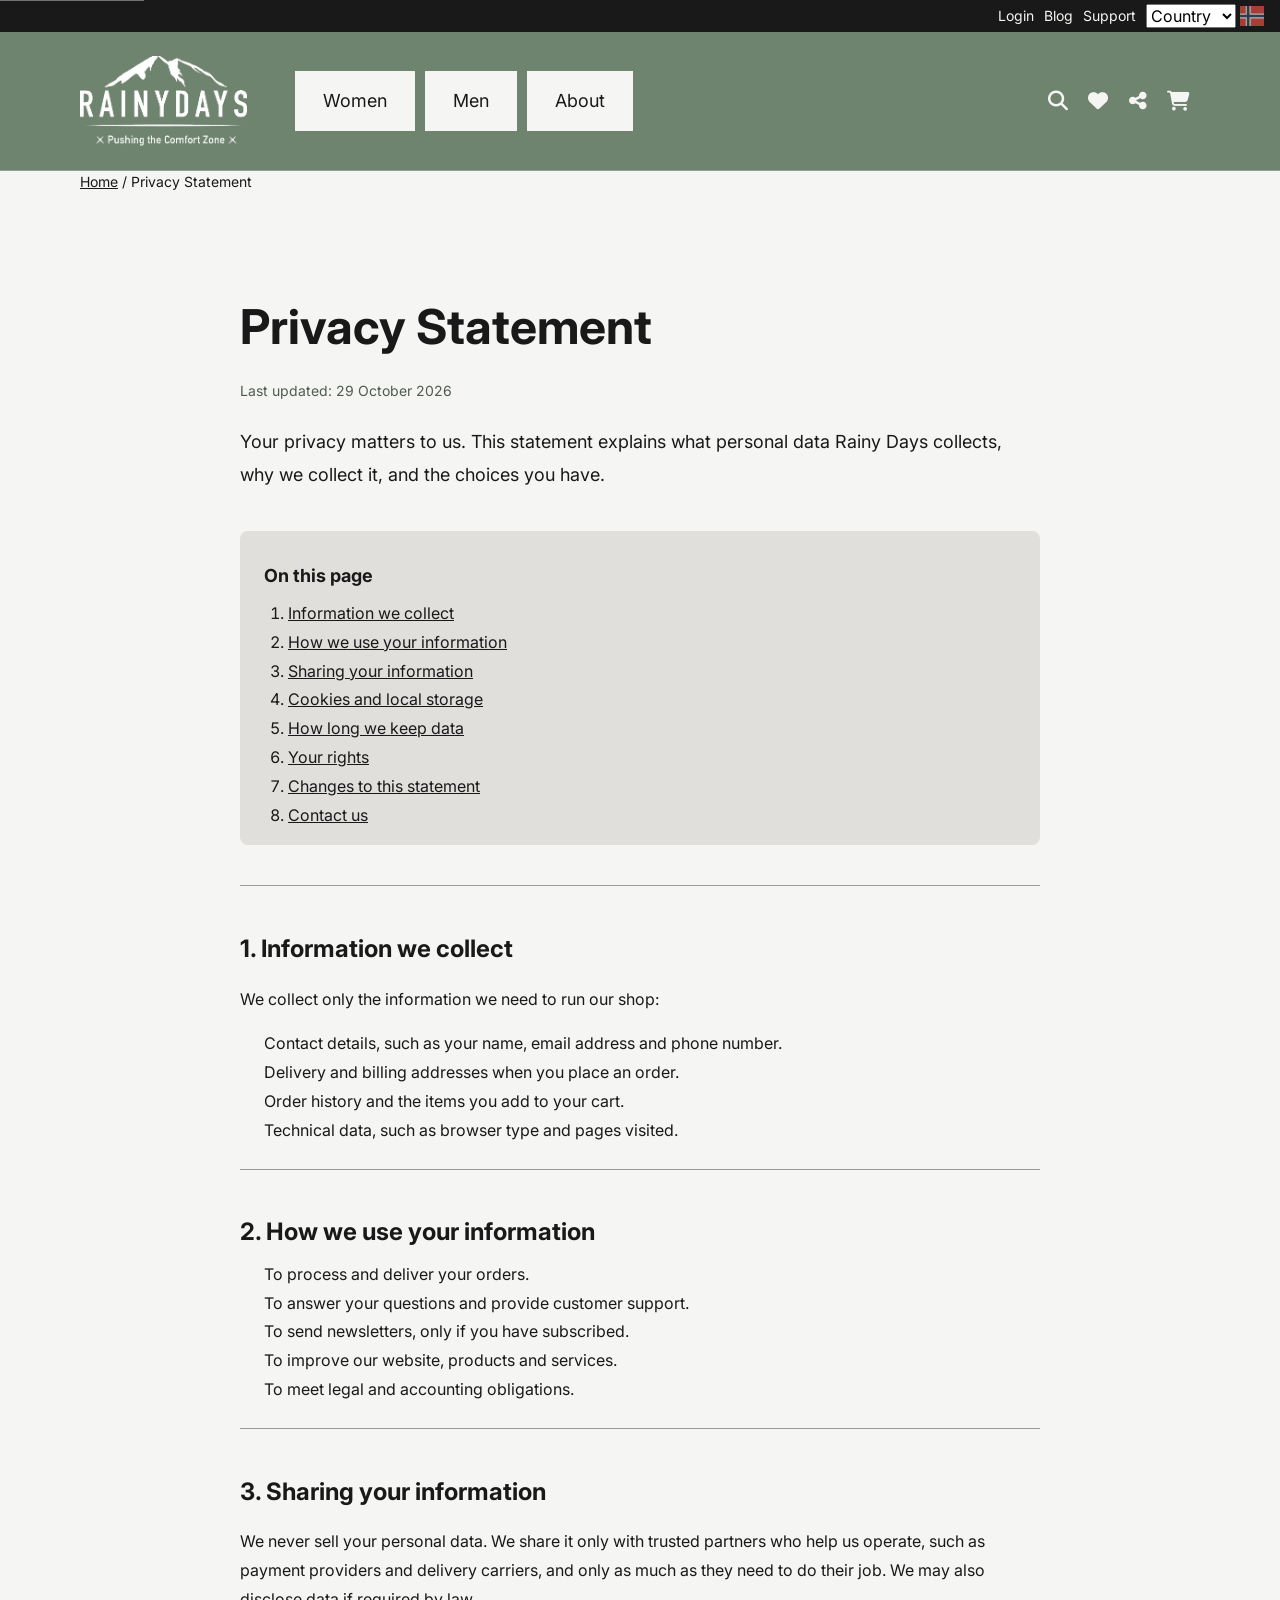
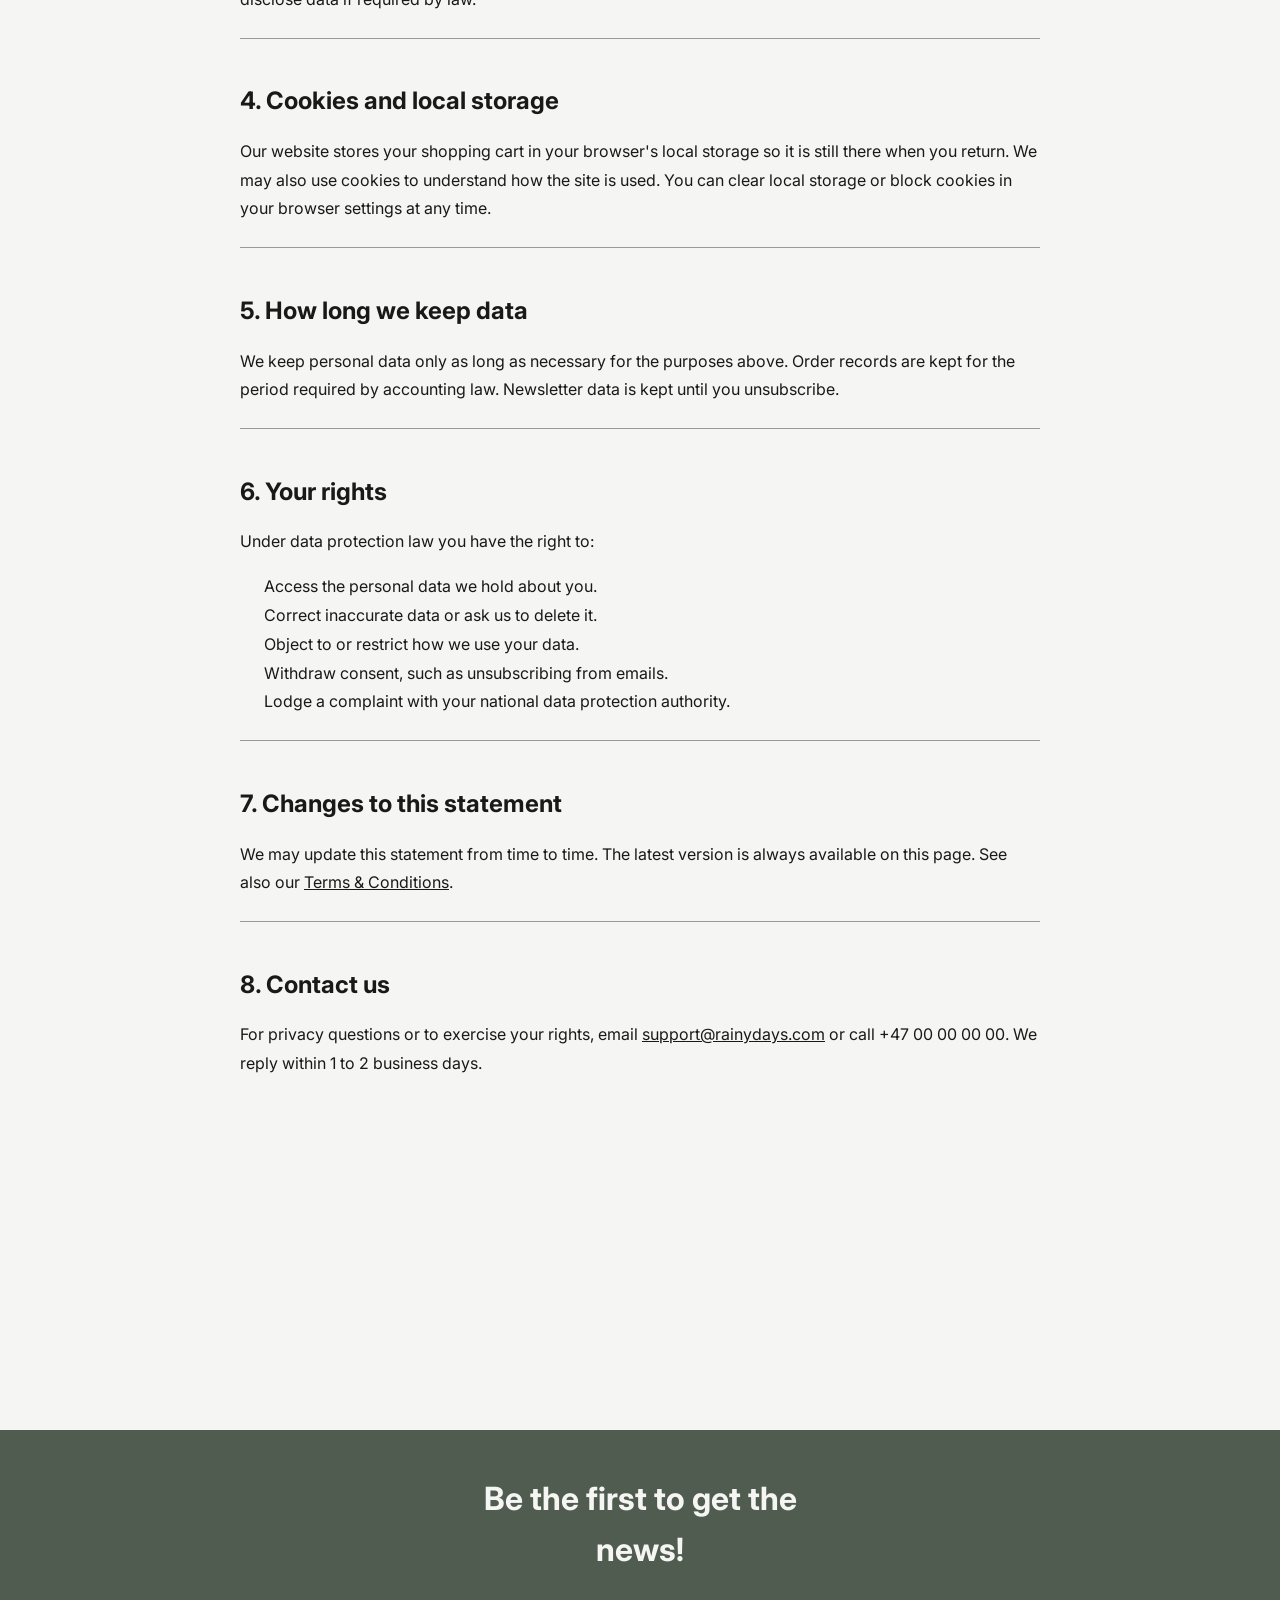
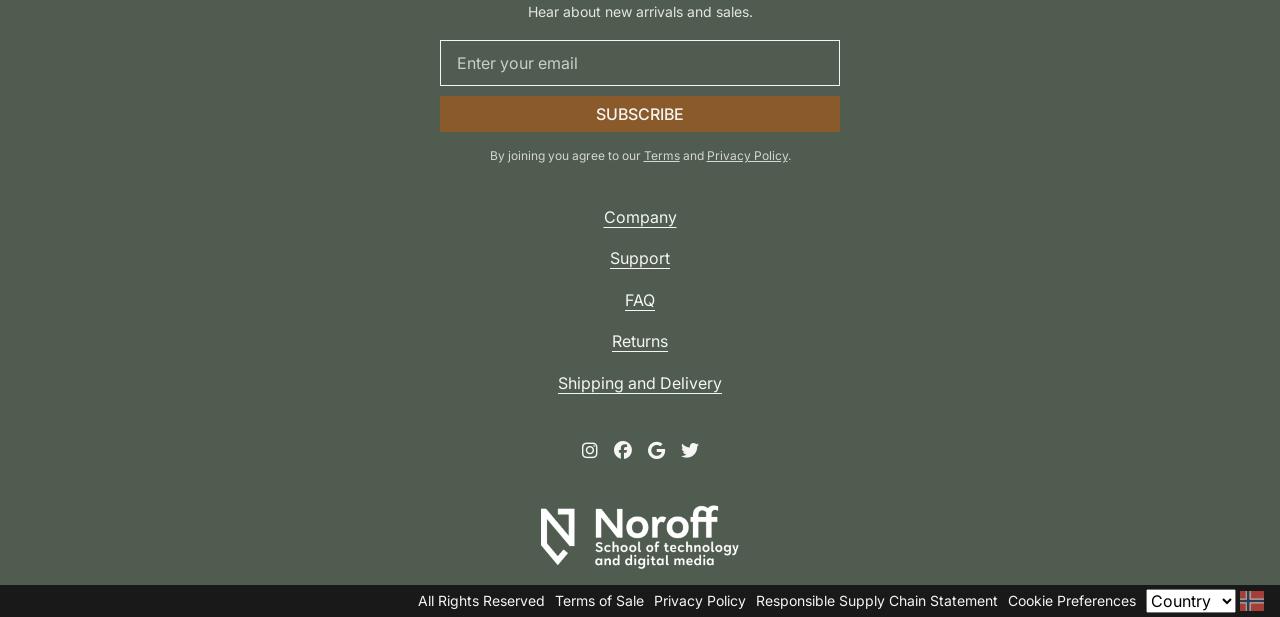
<file: privacy/index.html>
<!doctype html>
<html lang="en">
  <head>
    <title>Rainy Days | Privacy Statement</title>
    <link
      rel="stylesheet"
      href="https://cdnjs.cloudflare.com/ajax/libs/font-awesome/6.4.0/css/all.min.css"
    />
    <meta charset="utf-8" />
    <meta
      name="description"
      content="Read how Rainy Days collects, uses and protects your personal data."
    />
    <meta name="viewport" content="width=device-width, initial-scale=1.0" />
    <link rel="icon" href="../images/rainy-days-logo/favicon.ico" />
    <link rel="stylesheet" href="../css/tokens.css" />
    <link rel="stylesheet" href="../css/base.css" />
    <link rel="stylesheet" href="../css/layout.css" />
    <link rel="stylesheet" href="../css/components.css" />
    <link rel="stylesheet" href="../css/utilities.css" />
    <script type="module" src="../js/ui.js" defer></script>
  </head>
  <body>
    <a class="skip-link" href="#main">Skip to content</a>

    <div class="topbar">
      <div class="topbar-inner">
        <nav class="top-nav">
          <ul>
            <li><a href="#">Login</a></li>
            <li><a href="#">Blog</a></li>
            <li><a href="#">Support</a></li>
          </ul>
        </nav>
        <div class="country-select">
          <select
            id="topbar-country-select"
            name="country"
            aria-label="Select your country"
          >
            <option value="">Country</option>
            <option value="norway">Norway</option>
            <option value="denmark">Denmark</option>
            <option value="sweden">Sweden</option>
            <option value="england">England</option>
            <option value="germany">Germany</option>
          </select>
          <img
            src="../images/stock-photos/pixabay-flag-norway.jpg"
            alt="Norway flag"
          />
        </div>
      </div>
    </div>

    <header>
      <div class="header-inner">
        <a href="../index.html" class="logo">
          <picture>
            <source
              media="(min-width: 900px)"
              srcset="../images/rainy-days-logo/RainyDays_Logo.png"
            />
            <img
              src="../images/rainy-days-logo/RainyDays_Logo_notext.png"
              alt="Rainy Days Logo"
            />
          </picture>
        </a>

        <nav class="main-nav" aria-label="Desktop navigation">
          <ul class="nav-list">
            <li><a href="../category/products-women.html" class="nav-btn">Women</a></li>
            <li><a href="../category/products-men.html" class="nav-btn">Men</a></li>
            <li><a href="../about/index.html" class="nav-btn">About</a></li>
          </ul>
        </nav>

        <div class="header-icons">
          <a href="#search" class="icon-link" aria-label="Search products"
            ><i class="fa-solid fa-magnifying-glass"></i
          ></a>
          <a href="#wishlist" class="icon-link" aria-label="Open wishlist"
            ><i class="fa-solid fa-heart"></i
          ></a>
          <a href="#share" class="icon-link" aria-label="Share this page"
            ><i class="fa-solid fa-share-nodes"></i
          ></a>
          <a
            href="../cart/index.html"
            class="icon-link"
            aria-label="View shopping cart"
          >
            <i class="fa-solid fa-cart-shopping"></i>
            <span class="cart-badge" aria-hidden="true" hidden></span>
          </a>

          <label for="menu-toggle" class="menu-toggle-label icon-link">
            <i class="fa-solid fa-bars"></i>
            <span class="sr-only">Toggle navigation menu</span>
          </label>
        </div>
      </div>

      <input type="checkbox" id="menu-toggle" class="menu-toggle-checkbox" />
      <nav class="main-nav-mobile" aria-label="Mobile navigation">
        <ul class="nav-list-mobile">
          <li><a href="../category/products-women.html" class="nav-btn">Women</a></li>
          <li><a href="../category/products-men.html" class="nav-btn">Men</a></li>
          <li><a href="../about/index.html" class="nav-btn">About</a></li>
        </ul>
      </nav>
    </header>

    <main id="main">
      <div class="container">
        <div class="breadcrumbs">
          <a href="../index.html">Home</a> / <span>Privacy Statement</span>
        </div>

        <article class="legal-page">
          <h1>Privacy Statement</h1>
          <p class="legal-updated">Last updated: 29 October 2026</p>
          <p class="legal-intro">
            Your privacy matters to us. This statement explains what personal
            data Rainy Days collects, why we collect it, and the choices you
            have.
          </p>

          <nav class="legal-toc" aria-label="On this page">
            <h2>On this page</h2>
            <ol>
              <li><a href="#collect">Information we collect</a></li>
              <li><a href="#use">How we use your information</a></li>
              <li><a href="#sharing">Sharing your information</a></li>
              <li><a href="#cookies">Cookies and local storage</a></li>
              <li><a href="#retention">How long we keep data</a></li>
              <li><a href="#rights">Your rights</a></li>
              <li><a href="#changes">Changes to this statement</a></li>
              <li><a href="#contact">Contact us</a></li>
            </ol>
          </nav>

          <section class="legal-section" id="collect">
            <h2>1. Information we collect</h2>
            <p>We collect only the information we need to run our shop:</p>
            <ul>
              <li>Contact details, such as your name, email address and phone number.</li>
              <li>Delivery and billing addresses when you place an order.</li>
              <li>Order history and the items you add to your cart.</li>
              <li>Technical data, such as browser type and pages visited.</li>
            </ul>
          </section>

          <section class="legal-section" id="use">
            <h2>2. How we use your information</h2>
            <ul>
              <li>To process and deliver your orders.</li>
              <li>To answer your questions and provide customer support.</li>
              <li>To send newsletters, only if you have subscribed.</li>
              <li>To improve our website, products and services.</li>
              <li>To meet legal and accounting obligations.</li>
            </ul>
          </section>

          <section class="legal-section" id="sharing">
            <h2>3. Sharing your information</h2>
            <p>
              We never sell your personal data. We share it only with trusted
              partners who help us operate, such as payment providers and
              delivery carriers, and only as much as they need to do their job.
              We may also disclose data if required by law.
            </p>
          </section>

          <section class="legal-section" id="cookies">
            <h2>4. Cookies and local storage</h2>
            <p>
              Our website stores your shopping cart in your browser's local
              storage so it is still there when you return. We may also use
              cookies to understand how the site is used. You can clear local
              storage or block cookies in your browser settings at any time.
            </p>
          </section>

          <section class="legal-section" id="retention">
            <h2>5. How long we keep data</h2>
            <p>
              We keep personal data only as long as necessary for the purposes
              above. Order records are kept for the period required by
              accounting law. Newsletter data is kept until you unsubscribe.
            </p>
          </section>

          <section class="legal-section" id="rights">
            <h2>6. Your rights</h2>
            <p>Under data protection law you have the right to:</p>
            <ul>
              <li>Access the personal data we hold about you.</li>
              <li>Correct inaccurate data or ask us to delete it.</li>
              <li>Object to or restrict how we use your data.</li>
              <li>Withdraw consent, such as unsubscribing from emails.</li>
              <li>Lodge a complaint with your national data protection authority.</li>
            </ul>
          </section>

          <section class="legal-section" id="changes">
            <h2>7. Changes to this statement</h2>
            <p>
              We may update this statement from time to time. The latest
              version is always available on this page. See also our
              <a href="../terms/index.html">Terms &amp; Conditions</a>.
            </p>
          </section>

          <section class="legal-section" id="contact">
            <h2>8. Contact us</h2>
            <p>
              For privacy questions or to exercise your rights, email
              <a href="mailto:support@rainydays.com">support@rainydays.com</a>
              or call +47 00 00 00 00. We reply within 1 to 2 business days.
            </p>
          </section>
        </article>
      </div>
    </main>

    <footer>
      <div class="footer-inner">
        <div class="footer-newsletter">
          <div class="newsletter-header">
            <h2>Be the first to get the news!</h2>
            <p>Hear about new arrivals and sales.</p>
          </div>

          <form action="#" class="newsletter-form">
            <label for="newsletter-email" class="sr-only">Email address</label>

            <div class="form-group">
              <input
                type="email"
                id="newsletter-email"
                placeholder="Enter your email"
                required
              />
              <button type="submit" class="btn btn-narrow">Subscribe</button>
            </div>
          </form>

          <p class="legal-text">
            By joining you agree to our
            <a href="../terms/index.html">Terms</a> and
            <a href="index.html">Privacy Policy</a>.
          </p>
        </div>

        <nav class="footer-nav" aria-label="Footer navigation">
          <ul>
            <li><a href="../about/index.html">Company</a></li>
            <li><a href="../about/index.html">Support</a></li>
            <li><a href="../about/index.html">FAQ</a></li>
            <li><a href="../about/index.html">Returns</a></li>
            <li><a href="../about/index.html">Shipping and Delivery</a></li>
          </ul>
        </nav>

        <div class="footer-icons">
          <a href="#" aria-label="Instagram"
            ><i class="fa-brands fa-instagram"></i
          ></a>
          <a href="#" aria-label="Facebook"
            ><i class="fa-brands fa-facebook"></i
          ></a>
          <a href="#" aria-label="Google"
            ><i class="fa-brands fa-google"></i
          ></a>
          <a href="#" aria-label="Twitter"
            ><i class="fa-brands fa-twitter"></i
          ></a>
        </div>

        <a href="../index.html" class="logo-footer">
          <img
            src="../images/rainy-days-logo/noroff-logo.png"
            alt="Noroff Logo"
          />
        </a>
      </div>
    </footer>

    <div class="bottombar">
      <div class="bottombar-inner">
        <nav class="bottom-nav">
          <ul>
            <li><a href="#">All Rights Reserved</a></li>
            <li><a href="../terms/index.html">Terms of Sale</a></li>
            <li><a href="index.html">Privacy Policy</a></li>
            <li><a href="#">Responsible Supply Chain Statement</a></li>
            <li><a href="#">Cookie Preferences</a></li>
          </ul>
        </nav>
        <div class="country-select">
          <select
            id="bottombar-country-select"
            name="country"
            aria-label="Select your country"
          >
            <option value="">Country</option>
            <option value="norway">Norway</option>
            <option value="denmark">Denmark</option>
            <option value="sweden">Sweden</option>
            <option value="england">England</option>
            <option value="germany">Germany</option>
          </select>
          <img
            src="../images/stock-photos/pixabay-flag-norway.jpg"
            alt="Norway flag"
          />
        </div>
      </div>
    </div>
  </body>
</html>
</file>
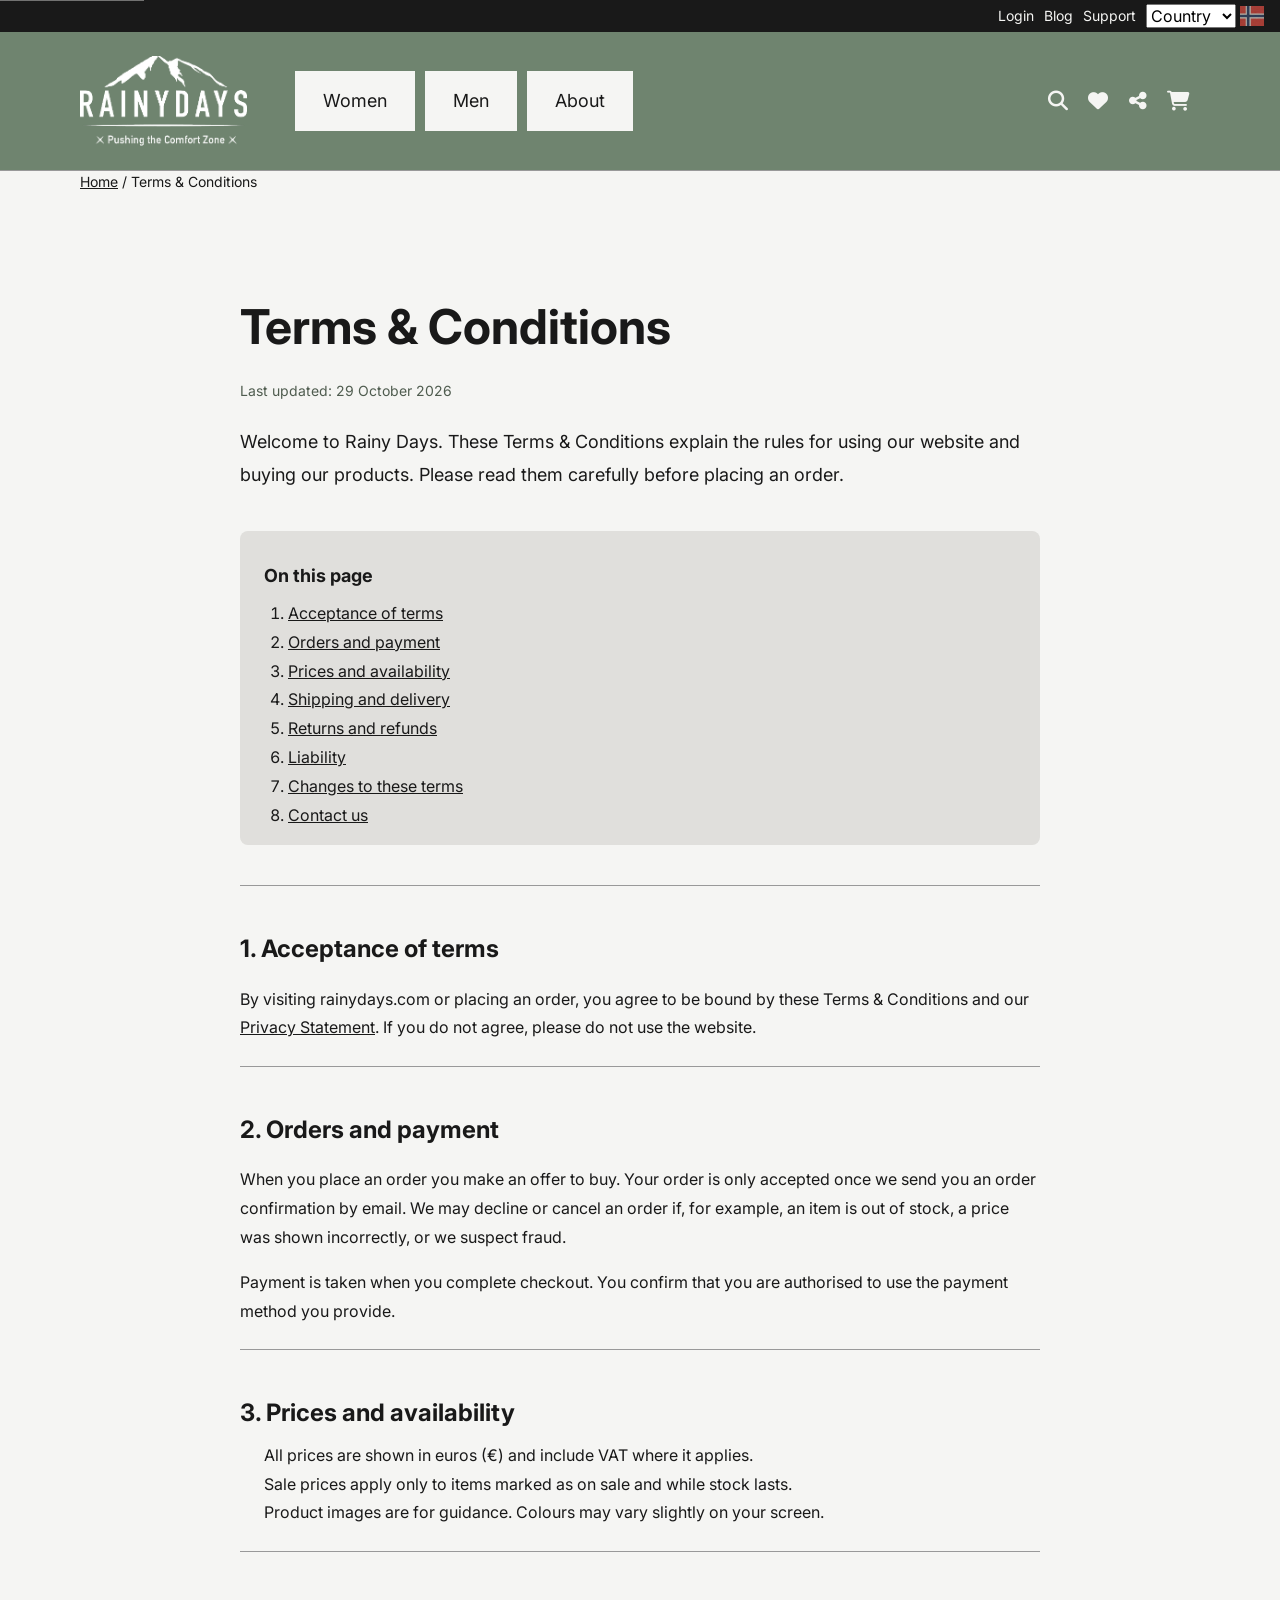
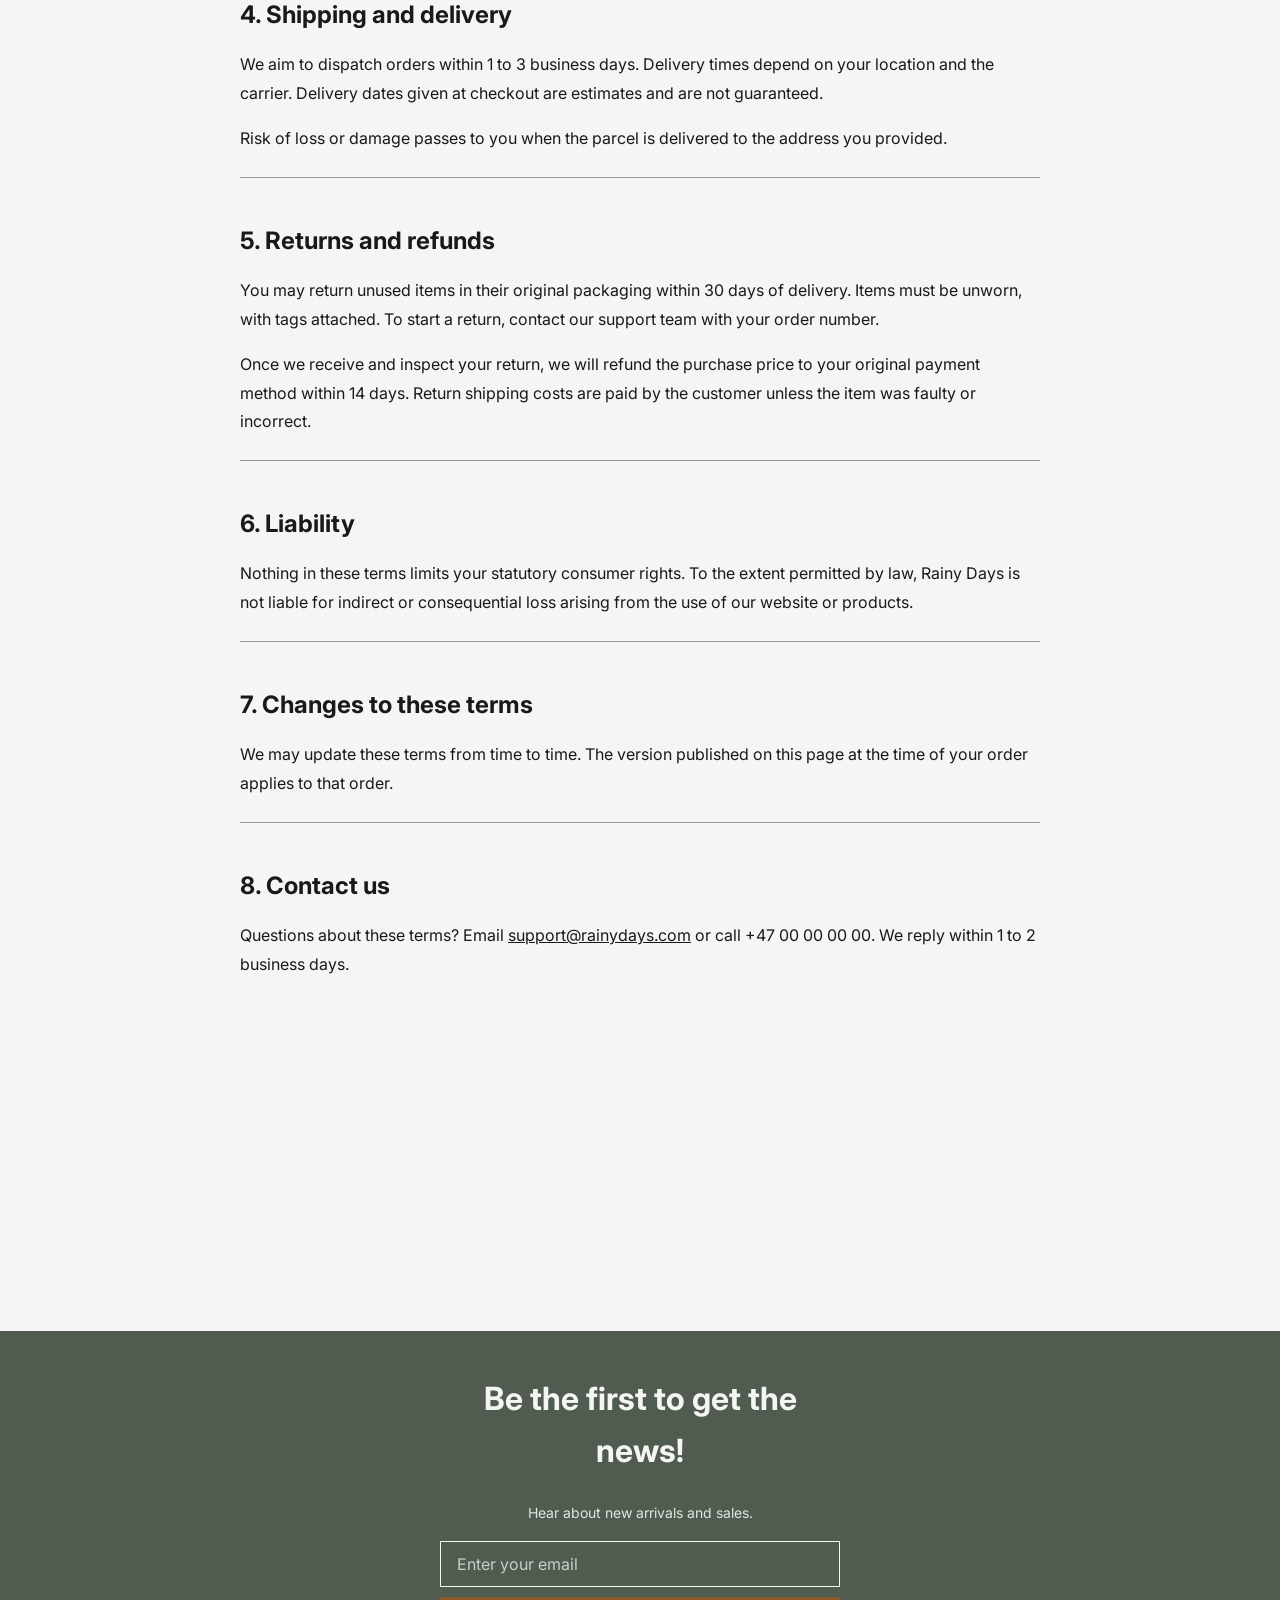
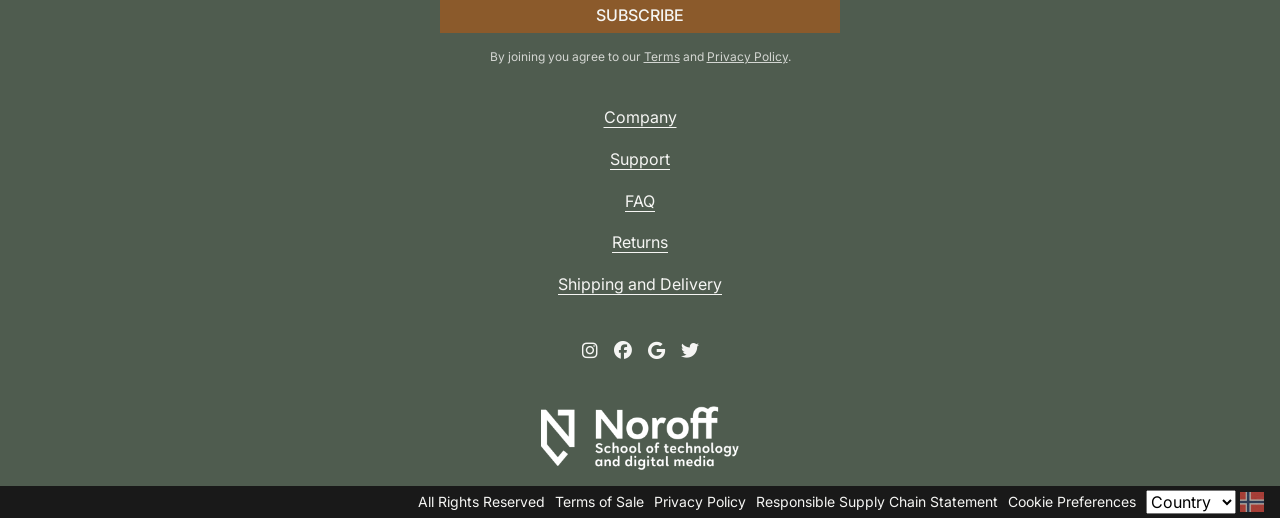
<file: terms/index.html>
<!doctype html>
<html lang="en">
  <head>
    <title>Rainy Days | Terms &amp; Conditions</title>
    <link
      rel="stylesheet"
      href="https://cdnjs.cloudflare.com/ajax/libs/font-awesome/6.4.0/css/all.min.css"
    />
    <meta charset="utf-8" />
    <meta
      name="description"
      content="Read the Terms &amp; Conditions for shopping with Rainy Days."
    />
    <meta name="viewport" content="width=device-width, initial-scale=1.0" />
    <link rel="icon" href="../images/rainy-days-logo/favicon.ico" />
    <link rel="stylesheet" href="../css/tokens.css" />
    <link rel="stylesheet" href="../css/base.css" />
    <link rel="stylesheet" href="../css/layout.css" />
    <link rel="stylesheet" href="../css/components.css" />
    <link rel="stylesheet" href="../css/utilities.css" />
    <script type="module" src="../js/ui.js" defer></script>
  </head>
  <body>
    <a class="skip-link" href="#main">Skip to content</a>

    <div class="topbar">
      <div class="topbar-inner">
        <nav class="top-nav">
          <ul>
            <li><a href="#">Login</a></li>
            <li><a href="#">Blog</a></li>
            <li><a href="#">Support</a></li>
          </ul>
        </nav>
        <div class="country-select">
          <select
            id="topbar-country-select"
            name="country"
            aria-label="Select your country"
          >
            <option value="">Country</option>
            <option value="norway">Norway</option>
            <option value="denmark">Denmark</option>
            <option value="sweden">Sweden</option>
            <option value="england">England</option>
            <option value="germany">Germany</option>
          </select>
          <img
            src="../images/stock-photos/pixabay-flag-norway.jpg"
            alt="Norway flag"
          />
        </div>
      </div>
    </div>

    <header>
      <div class="header-inner">
        <a href="../index.html" class="logo">
          <picture>
            <source
              media="(min-width: 900px)"
              srcset="../images/rainy-days-logo/RainyDays_Logo.png"
            />
            <img
              src="../images/rainy-days-logo/RainyDays_Logo_notext.png"
              alt="Rainy Days Logo"
            />
          </picture>
        </a>

        <nav class="main-nav" aria-label="Desktop navigation">
          <ul class="nav-list">
            <li><a href="../category/products-women.html" class="nav-btn">Women</a></li>
            <li><a href="../category/products-men.html" class="nav-btn">Men</a></li>
            <li><a href="../about/index.html" class="nav-btn">About</a></li>
          </ul>
        </nav>

        <div class="header-icons">
          <a href="#search" class="icon-link" aria-label="Search products"
            ><i class="fa-solid fa-magnifying-glass"></i
          ></a>
          <a href="#wishlist" class="icon-link" aria-label="Open wishlist"
            ><i class="fa-solid fa-heart"></i
          ></a>
          <a href="#share" class="icon-link" aria-label="Share this page"
            ><i class="fa-solid fa-share-nodes"></i
          ></a>
          <a
            href="../cart/index.html"
            class="icon-link"
            aria-label="View shopping cart"
          >
            <i class="fa-solid fa-cart-shopping"></i>
            <span class="cart-badge" aria-hidden="true" hidden></span>
          </a>

          <label for="menu-toggle" class="menu-toggle-label icon-link">
            <i class="fa-solid fa-bars"></i>
            <span class="sr-only">Toggle navigation menu</span>
          </label>
        </div>
      </div>

      <input type="checkbox" id="menu-toggle" class="menu-toggle-checkbox" />
      <nav class="main-nav-mobile" aria-label="Mobile navigation">
        <ul class="nav-list-mobile">
          <li><a href="../category/products-women.html" class="nav-btn">Women</a></li>
          <li><a href="../category/products-men.html" class="nav-btn">Men</a></li>
          <li><a href="../about/index.html" class="nav-btn">About</a></li>
        </ul>
      </nav>
    </header>

    <main id="main">
      <div class="container">
        <div class="breadcrumbs">
          <a href="../index.html">Home</a> / <span>Terms &amp; Conditions</span>
        </div>

        <article class="legal-page">
          <h1>Terms &amp; Conditions</h1>
          <p class="legal-updated">Last updated: 29 October 2026</p>
          <p class="legal-intro">
            Welcome to Rainy Days. These Terms &amp; Conditions explain the
            rules for using our website and buying our products. Please read
            them carefully before placing an order.
          </p>

          <nav class="legal-toc" aria-label="On this page">
            <h2>On this page</h2>
            <ol>
              <li><a href="#acceptance">Acceptance of terms</a></li>
              <li><a href="#orders">Orders and payment</a></li>
              <li><a href="#pricing">Prices and availability</a></li>
              <li><a href="#shipping">Shipping and delivery</a></li>
              <li><a href="#returns">Returns and refunds</a></li>
              <li><a href="#liability">Liability</a></li>
              <li><a href="#changes">Changes to these terms</a></li>
              <li><a href="#contact">Contact us</a></li>
            </ol>
          </nav>

          <section class="legal-section" id="acceptance">
            <h2>1. Acceptance of terms</h2>
            <p>
              By visiting rainydays.com or placing an order, you agree to be
              bound by these Terms &amp; Conditions and our
              <a href="../privacy/index.html">Privacy Statement</a>. If you do
              not agree, please do not use the website.
            </p>
          </section>

          <section class="legal-section" id="orders">
            <h2>2. Orders and payment</h2>
            <p>
              When you place an order you make an offer to buy. Your order is
              only accepted once we send you an order confirmation by email. We
              may decline or cancel an order if, for example, an item is out of
              stock, a price was shown incorrectly, or we suspect fraud.
            </p>
            <p>
              Payment is taken when you complete checkout. You confirm that you
              are authorised to use the payment method you provide.
            </p>
          </section>

          <section class="legal-section" id="pricing">
            <h2>3. Prices and availability</h2>
            <ul>
              <li>All prices are shown in euros (€) and include VAT where it applies.</li>
              <li>Sale prices apply only to items marked as on sale and while stock lasts.</li>
              <li>Product images are for guidance. Colours may vary slightly on your screen.</li>
            </ul>
          </section>

          <section class="legal-section" id="shipping">
            <h2>4. Shipping and delivery</h2>
            <p>
              We aim to dispatch orders within 1 to 3 business days. Delivery
              times depend on your location and the carrier. Delivery dates
              given at checkout are estimates and are not guaranteed.
            </p>
            <p>
              Risk of loss or damage passes to you when the parcel is delivered
              to the address you provided.
            </p>
          </section>

          <section class="legal-section" id="returns">
            <h2>5. Returns and refunds</h2>
            <p>
              You may return unused items in their original packaging within 30
              days of delivery. Items must be unworn, with tags attached. To
              start a return, contact our support team with your order number.
            </p>
            <p>
              Once we receive and inspect your return, we will refund the
              purchase price to your original payment method within 14 days.
              Return shipping costs are paid by the customer unless the item
              was faulty or incorrect.
            </p>
          </section>

          <section class="legal-section" id="liability">
            <h2>6. Liability</h2>
            <p>
              Nothing in these terms limits your statutory consumer rights. To
              the extent permitted by law, Rainy Days is not liable for
              indirect or consequential loss arising from the use of our
              website or products.
            </p>
          </section>

          <section class="legal-section" id="changes">
            <h2>7. Changes to these terms</h2>
            <p>
              We may update these terms from time to time. The version
              published on this page at the time of your order applies to that
              order.
            </p>
          </section>

          <section class="legal-section" id="contact">
            <h2>8. Contact us</h2>
            <p>
              Questions about these terms? Email
              <a href="mailto:support@rainydays.com">support@rainydays.com</a>
              or call +47 00 00 00 00. We reply within 1 to 2 business days.
            </p>
          </section>
        </article>
      </div>
    </main>

    <footer>
      <div class="footer-inner">
        <div class="footer-newsletter">
          <div class="newsletter-header">
            <h2>Be the first to get the news!</h2>
            <p>Hear about new arrivals and sales.</p>
          </div>

          <form action="#" class="newsletter-form">
            <label for="newsletter-email" class="sr-only">Email address</label>

            <div class="form-group">
              <input
                type="email"
                id="newsletter-email"
                placeholder="Enter your email"
                required
              />
              <button type="submit" class="btn btn-narrow">Subscribe</button>
            </div>
          </form>

          <p class="legal-text">
            By joining you agree to our
            <a href="index.html">Terms</a> and
            <a href="../privacy/index.html">Privacy Policy</a>.
          </p>
        </div>

        <nav class="footer-nav" aria-label="Footer navigation">
          <ul>
            <li><a href="../about/index.html">Company</a></li>
            <li><a href="../about/index.html">Support</a></li>
            <li><a href="../about/index.html">FAQ</a></li>
            <li><a href="../about/index.html">Returns</a></li>
            <li><a href="../about/index.html">Shipping and Delivery</a></li>
          </ul>
        </nav>

        <div class="footer-icons">
          <a href="#" aria-label="Instagram"
            ><i class="fa-brands fa-instagram"></i
          ></a>
          <a href="#" aria-label="Facebook"
            ><i class="fa-brands fa-facebook"></i
          ></a>
          <a href="#" aria-label="Google"
            ><i class="fa-brands fa-google"></i
          ></a>
          <a href="#" aria-label="Twitter"
            ><i class="fa-brands fa-twitter"></i
          ></a>
        </div>

        <a href="../index.html" class="logo-footer">
          <img
            src="../images/rainy-days-logo/noroff-logo.png"
            alt="Noroff Logo"
          />
        </a>
      </div>
    </footer>

    <div class="bottombar">
      <div class="bottombar-inner">
        <nav class="bottom-nav">
          <ul>
            <li><a href="#">All Rights Reserved</a></li>
            <li><a href="index.html">Terms of Sale</a></li>
            <li><a href="../privacy/index.html">Privacy Policy</a></li>
            <li><a href="#">Responsible Supply Chain Statement</a></li>
            <li><a href="#">Cookie Preferences</a></li>
          </ul>
        </nav>
        <div class="country-select">
          <select
            id="bottombar-country-select"
            name="country"
            aria-label="Select your country"
          >
            <option value="">Country</option>
            <option value="norway">Norway</option>
            <option value="denmark">Denmark</option>
            <option value="sweden">Sweden</option>
            <option value="england">England</option>
            <option value="germany">Germany</option>
          </select>
          <img
            src="../images/stock-photos/pixabay-flag-norway.jpg"
            alt="Norway flag"
          />
        </div>
      </div>
    </div>
  </body>
</html>
</file>
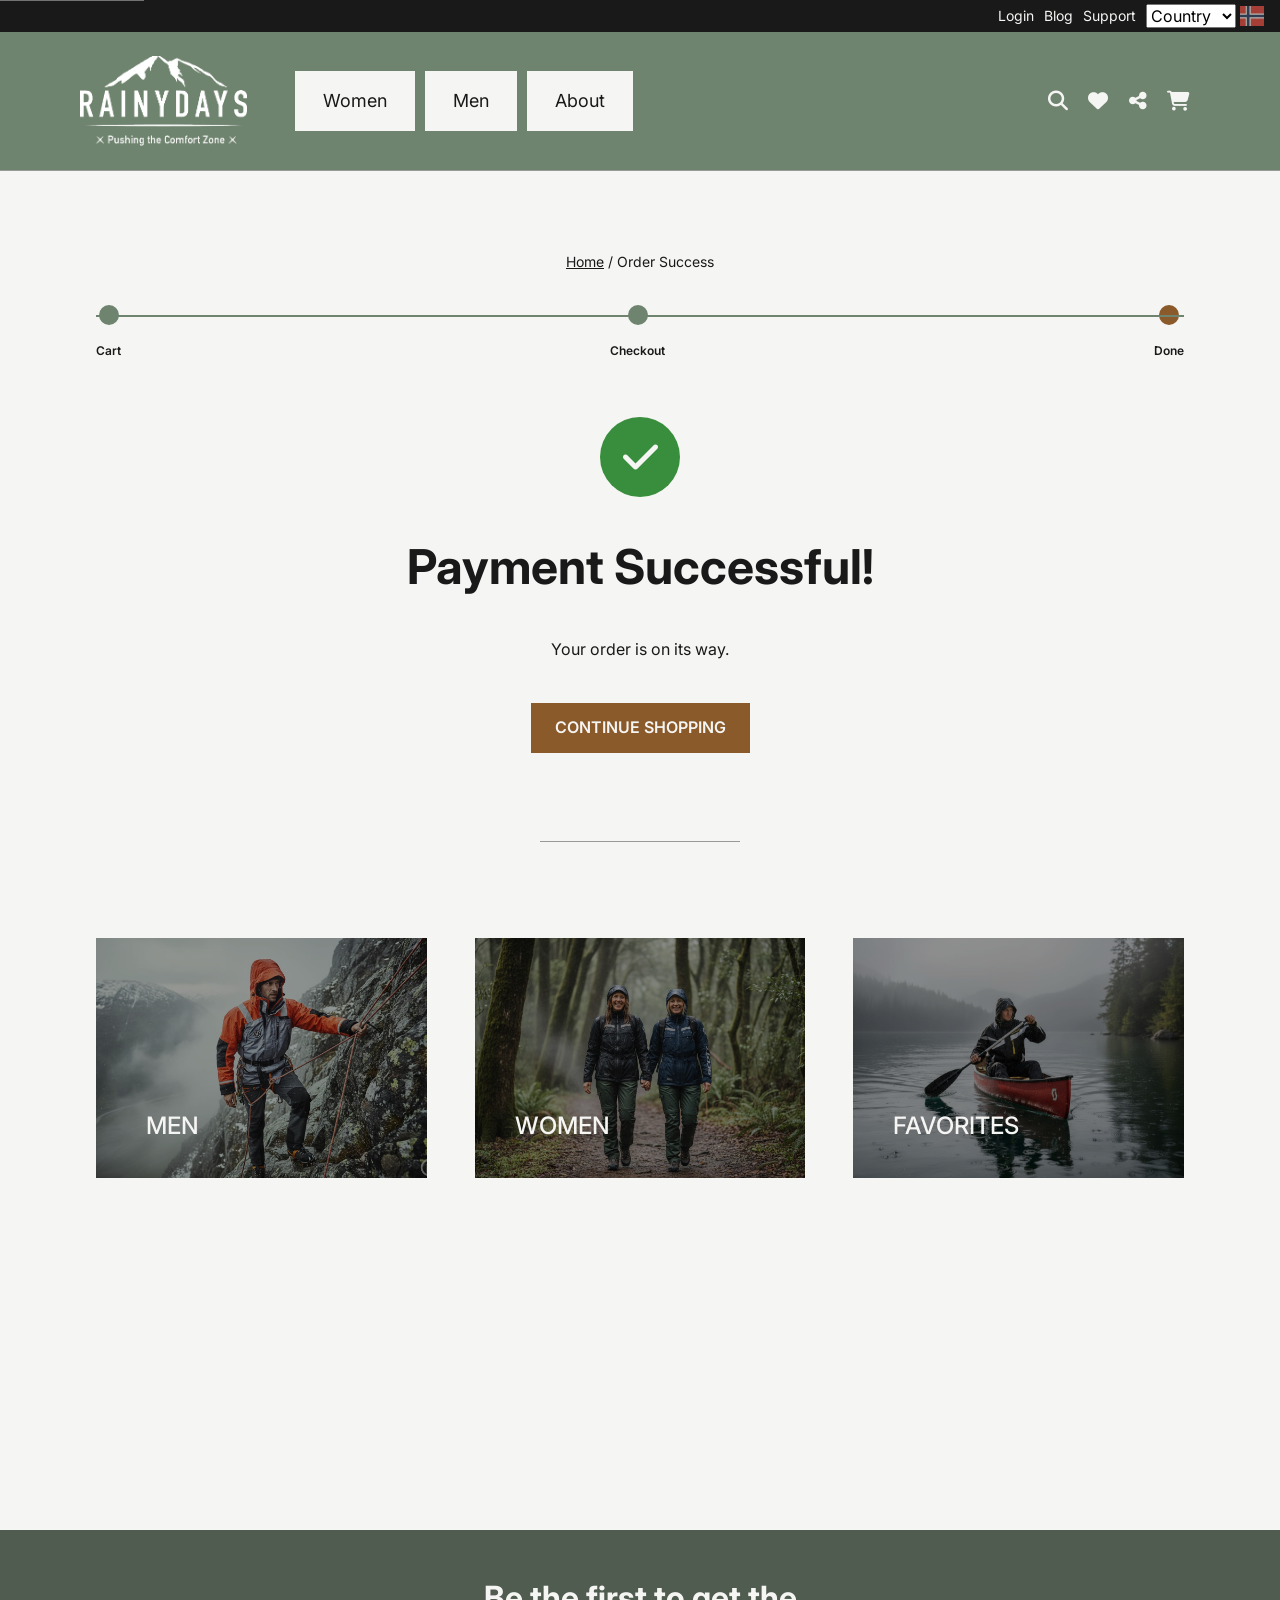
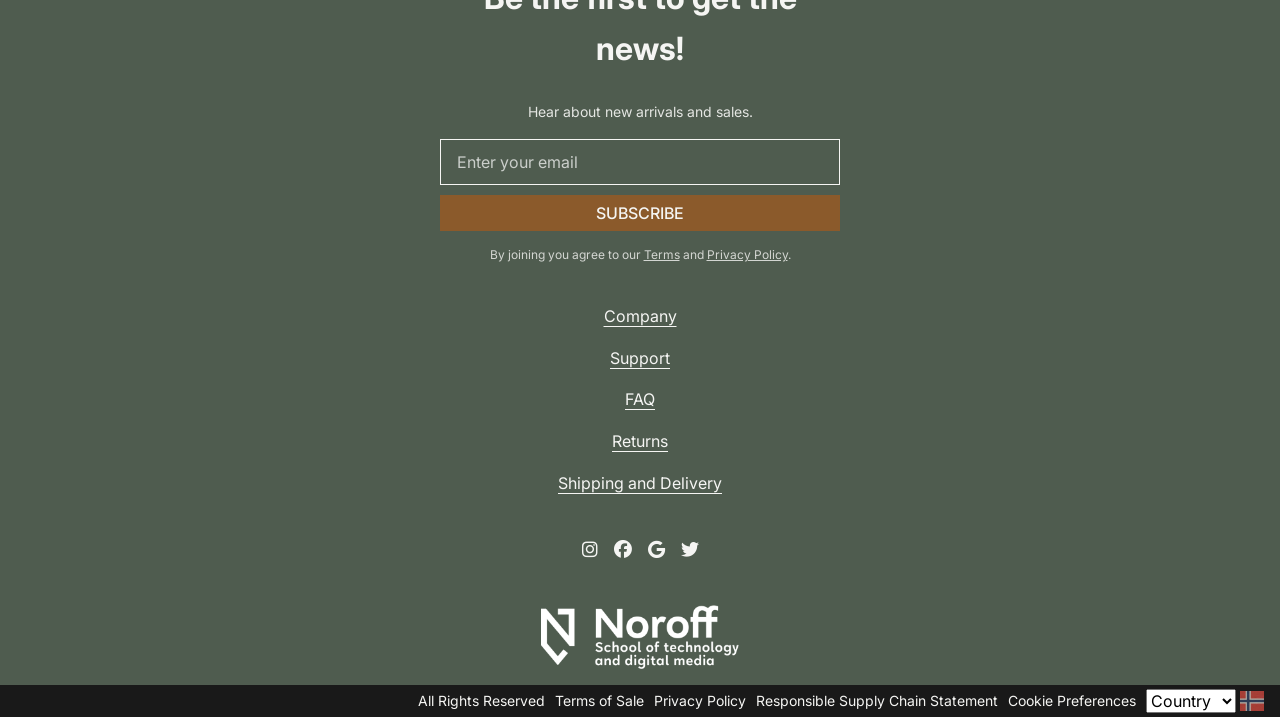
<file: checkout/confirmation/index.html>
<!doctype html>
<html lang="en">
  <head>
    <title>Rainy Days | Order Success</title>
    <link
      rel="stylesheet"
      href="https://cdnjs.cloudflare.com/ajax/libs/font-awesome/6.4.0/css/all.min.css"
    />
    <meta charset="utf-8" />
    <meta
      name="description"
      content="Thank you for shopping at RainyDays. Your order has been successfully placed, and your outdoor jacket is on its way."
    />
    <meta name="viewport" content="width=device-width, initial-scale=1.0" />
    <link rel="icon" href="../../images/rainy-days-logo/favicon.ico" />
    <link rel="stylesheet" href="../../css/tokens.css" />
    <link rel="stylesheet" href="../../css/base.css" />
    <link rel="stylesheet" href="../../css/layout.css" />
    <link rel="stylesheet" href="../../css/components.css" />
    <link rel="stylesheet" href="../../css/utilities.css" />
    <script type="module" src="../../js/ui.js" defer></script>
  </head>
  <body>
    <a class="skip-link" href="#main">Skip to content</a>

    <div class="topbar">
      <div class="topbar-inner">
        <nav class="top-nav">
          <ul>
            <li><a href="#">Login</a></li>
            <li><a href="#">Blog</a></li>
            <li><a href="#">Support</a></li>
          </ul>
        </nav>
        <div class="country-select">
          <select
            id="topbar-country-select"
            name="country"
            aria-label="Select your country"
          >
            <option value="">Country</option>
            <option value="norway">Norway</option>
            <option value="denmark">Denmark</option>
            <option value="sweden">Sweden</option>
            <option value="england">England</option>
            <option value="germany">Germany</option>
          </select>
          <img
            src="../../images/stock-photos/pixabay-flag-norway.jpg"
            alt="Norway flag"
          />
        </div>
      </div>
    </div>

    <header>
      <div class="header-inner">
        <a href="../../index.html" class="logo">
          <picture>
            <source
              media="(min-width: 900px)"
              srcset="../../images/rainy-days-logo/RainyDays_Logo.png"
            />
            <img
              src="../../images/rainy-days-logo/RainyDays_Logo_notext.png"
              alt="Rainy Days Logo"
            />
          </picture>
        </a>

        <nav class="main-nav" aria-label="Desktop navigation">
          <ul class="nav-list">
            <li><a href="../../category/products-women.html" class="nav-btn">Women</a></li>
            <li><a href="../../category/products-men.html" class="nav-btn">Men</a></li>
            <li><a href="../../about/index.html" class="nav-btn">About</a></li>
          </ul>
        </nav>

        <div class="header-icons">
          <a href="#search" class="icon-link" aria-label="Search products"
            ><i class="fa-solid fa-magnifying-glass"></i
          ></a>
          <a href="#wishlist" class="icon-link" aria-label="Open wishlist"
            ><i class="fa-solid fa-heart"></i
          ></a>
          <a href="#share" class="icon-link" aria-label="Share this page"
            ><i class="fa-solid fa-share-nodes"></i
          ></a>
          <a
            href="../../cart/index.html"
            class="icon-link"
            aria-label="View shopping cart"
          >
            <i class="fa-solid fa-cart-shopping"></i>
            <span class="cart-badge" aria-hidden="true" hidden></span>
          </a>

          <label for="menu-toggle" class="menu-toggle-label icon-link">
            <i class="fa-solid fa-bars"></i>
            <span class="sr-only">Toggle navigation menu</span>
          </label>
        </div>
      </div>

      <input type="checkbox" id="menu-toggle" class="menu-toggle-checkbox" />
      <nav class="main-nav-mobile" aria-label="Mobile navigation">
        <ul class="nav-list-mobile">
          <li><a href="../../category/products-women.html" class="nav-btn">Women</a></li>
          <li><a href="../../category/products-men.html" class="nav-btn">Men</a></li>
          <li><a href="../../about/index.html" class="nav-btn">About</a></li>
        </ul>
      </nav>
    </header>

    <main id="main">
      <div class="container success-container">
        <div class="breadcrumbs">
          <a href="../../index.html">Home</a> / <span>Order Success</span>
        </div>

        <div class="progress-container">
          <ol class="progress-bar">
            <li class="step" id="step-cart">
              <div class="step-circle"></div>
              <span class="step-label">Cart</span>
            </li>

            <li class="step" id="step-checkout">
              <div class="step-circle"></div>
              <span class="step-label">Checkout</span>
            </li>

            <li class="step" id="step-success">
              <div class="step-circle-active"></div>
              <span class="step-label">Done</span>
            </li>
          </ol>
        </div>

        <section class="success-message">
          <div class="success-icon">
            <i class="fa-solid fa-check"></i>
          </div>
          <h1>Payment Successful!</h1>
          <p>Your order is on its way.</p>
          <a href="../../index.html" class="btn">Continue Shopping</a>
        </section>

        <hr class="divider" />

        <section class="category-grid">
          <h2 class="sr-only">Shop more categories</h2>
          <a
            href="../../category/products-men.html"
            class="category-card"
            aria-label="Shop Men"
          >
            <img
              src="../../images/rainy-days-jacket1/rainy-days-jacket1-v2.jpg"
              alt=""
              class="card-bg"
            />
            <span class="btn">Men</span>
          </a>

          <a
            href="../../category/products-women.html"
            class="category-card"
            aria-label="Shop Women"
          >
            <img
              src="../../images/rainy-days-jacket6/rainy-days-jacket6-women-inmotion.jpg"
              alt=""
              class="card-bg"
            />
            <span class="btn">Women</span>
          </a>

          <a
            href="../../category/products-men.html?favorite=true"
            class="category-card"
            aria-label="Shop Favorites"
          >
            <img
              src="../../images/rainy-days-jacket4/rainy-days-jacket4-men-inmotion.jpg"
              alt=""
              class="card-bg"
            />
            <span class="btn">Favorites</span>
          </a>
        </section>
      </div>
    </main>

    <footer>
      <div class="footer-inner">
        <div class="footer-newsletter">
          <div class="newsletter-header">
            <h2>Be the first to get the news!</h2>
            <p>Hear about new arrivals and sales.</p>
          </div>

          <form action="#" class="newsletter-form">
            <label for="newsletter-email" class="sr-only">Email address</label>

            <div class="form-group">
              <input
                type="email"
                id="newsletter-email"
                placeholder="Enter your email"
                required
              />
              <button type="submit" class="btn btn-narrow">Subscribe</button>
            </div>
          </form>

          <p class="legal-text">
            By joining you agree to our
            <a href="../../terms/index.html">Terms</a> and
            <a href="../../privacy/index.html">Privacy Policy</a>.
          </p>
        </div>

        <nav class="footer-nav" aria-label="Footer navigation">
          <ul>
            <li><a href="../../about/index.html">Company</a></li>
            <li><a href="../../about/index.html">Support</a></li>
            <li><a href="../../about/index.html">FAQ</a></li>
            <li><a href="../../about/index.html">Returns</a></li>
            <li><a href="../../about/index.html">Shipping and Delivery</a></li>
          </ul>
        </nav>

        <div class="footer-icons">
          <a href="#" aria-label="Instagram"
            ><i class="fa-brands fa-instagram"></i
          ></a>
          <a href="#" aria-label="Facebook"
            ><i class="fa-brands fa-facebook"></i
          ></a>
          <a href="#" aria-label="Google"
            ><i class="fa-brands fa-google"></i
          ></a>
          <a href="#" aria-label="Twitter"
            ><i class="fa-brands fa-twitter"></i
          ></a>
        </div>

        <a href="../../index.html" class="logo-footer">
          <img
            src="../../images/rainy-days-logo/noroff-logo.png"
            alt="Noroff Logo"
          />
        </a>
      </div>
    </footer>

    <div class="bottombar">
      <div class="bottombar-inner">
        <nav class="bottom-nav">
          <ul>
            <li><a href="#">All Rights Reserved</a></li>
            <li><a href="../../terms/index.html">Terms of Sale</a></li>
            <li><a href="../../privacy/index.html">Privacy Policy</a></li>
            <li><a href="#">Responsible Supply Chain Statement</a></li>
            <li><a href="#">Cookie Preferences</a></li>
          </ul>
        </nav>
        <div class="country-select">
          <select
            id="bottombar-country-select"
            name="country"
            aria-label="Select your country"
          >
            <option value="">Country</option>
            <option value="norway">Norway</option>
            <option value="denmark">Denmark</option>
            <option value="sweden">Sweden</option>
            <option value="england">England</option>
            <option value="germany">Germany</option>
          </select>
          <img
            src="../../images/stock-photos/pixabay-flag-norway.jpg"
            alt="Norway flag"
          />
        </div>
      </div>
    </div>
  </body>
</html>
</file>
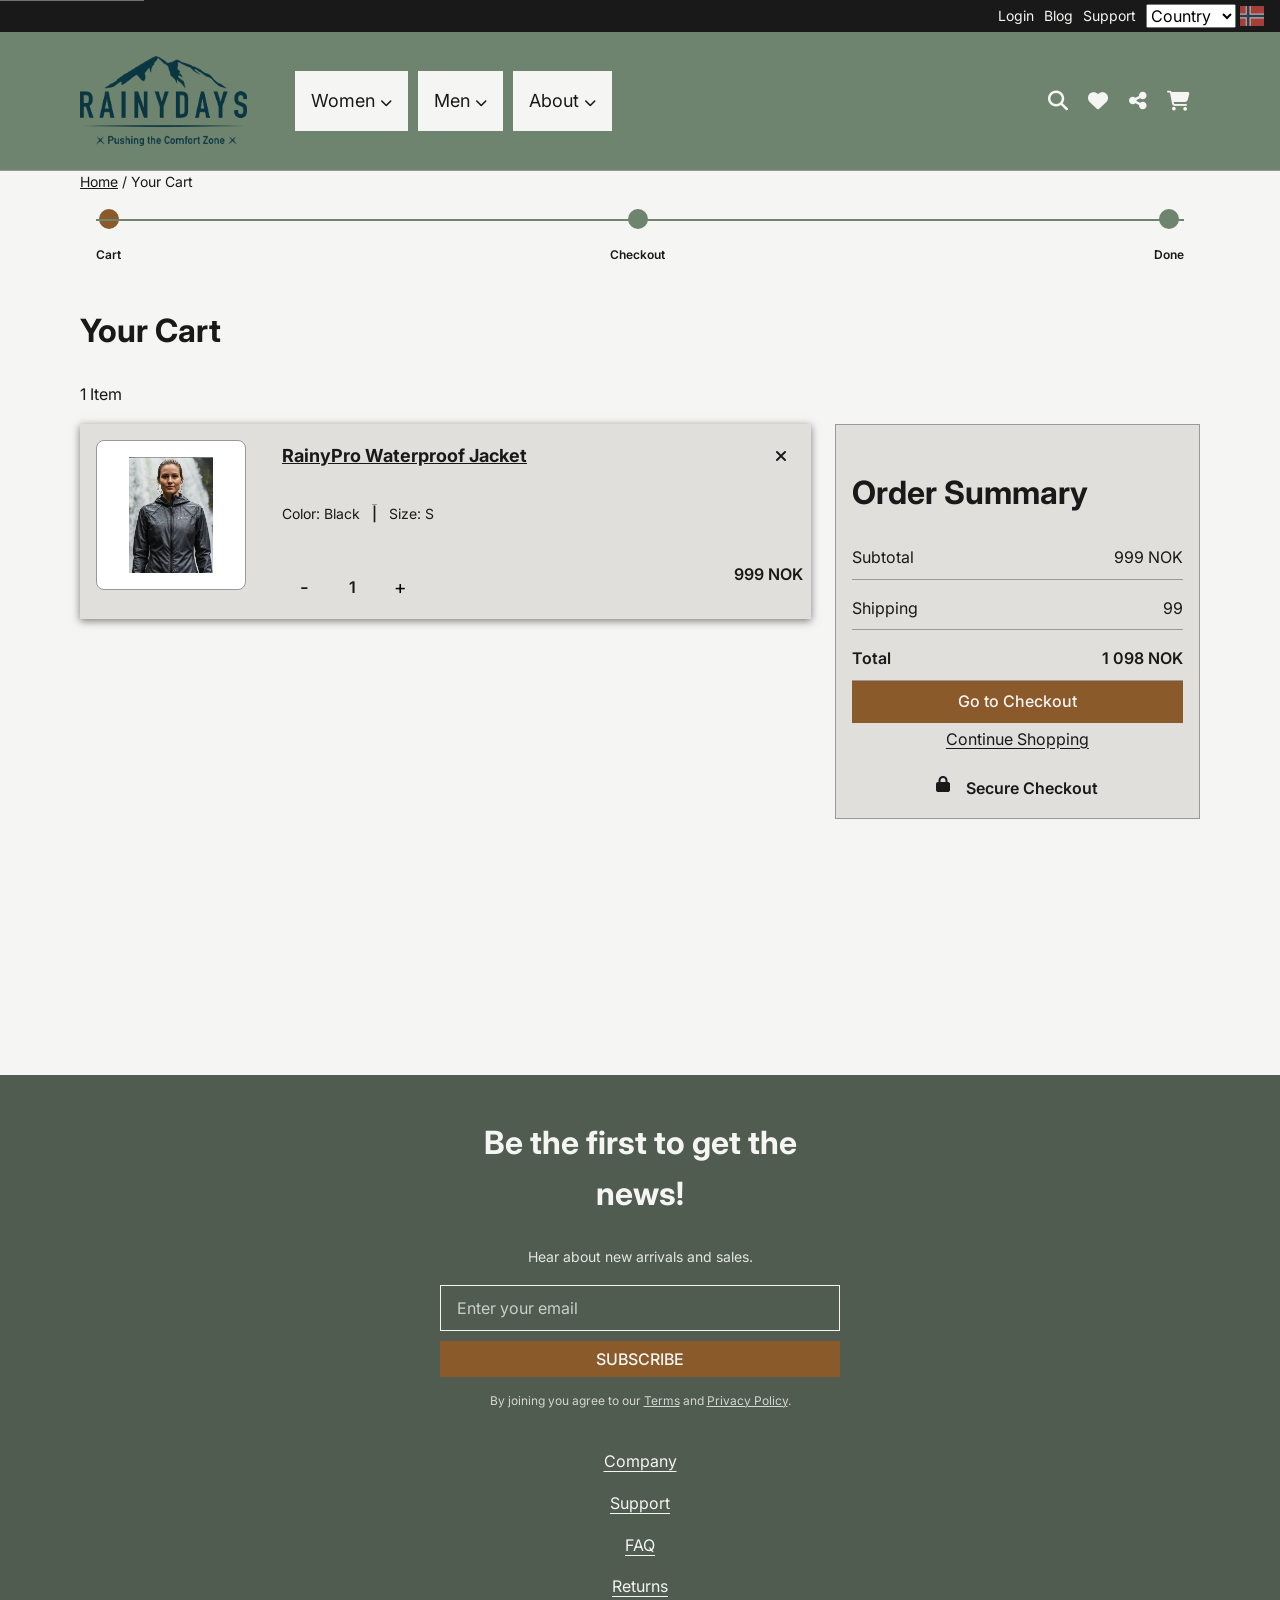
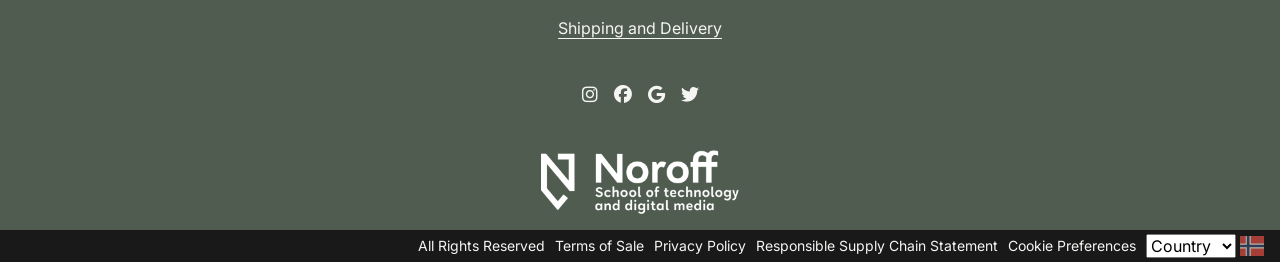
<file: cart.html>
<!DOCTYPE html>
<html lang="en">
  <head>
    <title>Rainy Days | Your Cart</title>
    <link rel="stylesheet" href="https://cdnjs.cloudflare.com/ajax/libs/font-awesome/6.4.0/css/all.min.css">
    <meta charset="utf-8">
    <meta name="description" content="Review the items in your RainyDays shopping cart before checkout.">
    <meta name="viewport" content="width=device-width, initial-scale=1.0">
    <link rel="icon" href="images/rainy-days-logo/favicon.ico">
    <link rel="stylesheet" href="css/tokens.css">
    <link rel="stylesheet" href="css/base.css">
    <link rel="stylesheet" href="css/layout.css">
    <link rel="stylesheet" href="css/components.css">
    <link rel="stylesheet" href="css/utilities.css">
        <script type="module" src="js/app.js" defer></script>
  </head>
  <body>
    <a class="skip-link" href="#main">Skip to content</a> 
    
    <div class="topbar">
        <div class="topbar-inner">
            <nav class="top-nav">
                <ul>
                    <li><a href="#">Login</a></li>
                    <li><a href="#">Blog</a></li>
                    <li><a href="#">Support</a></li>
                </ul>
            </nav>
            <div class="country-select">
                <select id="topbar-country-select" name="country" aria-label="Select your country">
                    <option value="">Country</option>
                    <option value="norway">Norway</option>
                    <option value="denmark">Denmark</option>
                    <option value="sweden">Sweden</option>
                    <option value="england">England</option>
                    <option value="germany">Germany</option>
                </select>
                <img src="images/stock-photos/pixabay-flag-norway.jpg" alt="Norway flag">
            </div>
        </div>
    </div>

    <header>
        <div class="header-inner">
            <a href="index.html" class="logo">
                <picture>
                    <source media="(min-width: 900px)" srcset="images/rainy-days-logo/rainy-days-logo.png">
                    <img src="images/rainy-days-logo/rainy-days-logo-no-text.png" alt="Rainy Days Logo">
                </picture>
            </a>

            <nav class="main-nav" aria-label="Desktop navigation">    
                <ul class="nav-list">
                    
                    <li class="dropdown-item">
                        <a href="products-women.html" class="dropdown-trigger">
                            Women <i class="fa-solid fa-chevron-down"></i>
                        </a>
                        <ul class="dropdown-menu">
                            <li><a href="products-women.html">All Jackets</a></li>
                            <li><a href="products-women.html">Hiking</a></li>
                            <li><a href="products-women.html">Activewear</a></li>
                            <li><a href="products-women.html">Everyday</a></li>
                            <li><a href="products-women.html">Skiing</a></li>
                        </ul>
                    </li>

                    <li class="dropdown-item">
                        <a href="products-men.html" class="dropdown-trigger">
                            Men <i class="fa-solid fa-chevron-down"></i>
                        </a>
                        <ul class="dropdown-menu">
                            <li><a href="products-men.html">All Jackets</a></li>
                            <li><a href="products-men.html">Hiking</a></li>
                            <li><a href="products-men.html">Activewear</a></li>
                            <li><a href="products-men.html">Everyday</a></li>
                            <li><a href="products-men.html">Skiing</a></li>
                        </ul>
                    </li>

                    <li class="dropdown-item">
                        <a href="about.html" class="dropdown-trigger">
                            About <i class="fa-solid fa-chevron-down"></i>
                        </a>
                        <ul class="dropdown-menu">
                            <li><a href="about.html">Our Story</a></li>
                            <li><a href="about.html">Sustainability</a></li>
                            <li><a href="#">Contact Us</a></li>
                        </ul>
                    </li>
                </ul>
            </nav>

            <div class="header-icons">
                <a href="#search" class="icon-link" aria-label="Search products"><i class="fa-solid fa-magnifying-glass"></i></a>
                <a href="#wishlist" class="icon-link" aria-label="Open wishlist"><i class="fa-solid fa-heart"></i></a>
                <a href="#share" class="icon-link" aria-label="Share this page"><i class="fa-solid fa-share-nodes"></i></a>
                <a href="cart.html" class="icon-link" aria-label="View shopping cart">
                    <i class="fa-solid fa-cart-shopping"></i>
                    <span class="cart-badge" aria-hidden="true"></span>
                </a>

                <label for="menu-toggle" class="menu-toggle-label icon-link">
                    <i class="fa-solid fa-bars"></i>
                    <span class="sr-only">Toggle navigation menu</span>
                </label>
            </div>
        </div>

        <input type="checkbox" id="menu-toggle" class="menu-toggle-checkbox">
        <nav class="main-nav-mobile" aria-label="Mobile navigation">
            <ul class="nav-list-mobile">
                <li>
                    <details class="mobile-dropdown">
                        <summary>Women <i class="fa-solid fa-chevron-down"></i></summary>
                        <ul class="mobile-sub-menu">
                            <li><a href="products-women.html">All Jackets</a></li>
                            <li><a href="products-women.html">Hiking</a></li>
                            <li><a href="products-women.html">Activewear</a></li>
                            <li><a href="products-women.html">Everyday</a></li>
                            <li><a href="products-women.html">Skiing</a></li>
                        </ul>
                    </details>
                </li>

                <li>
                    <details class="mobile-dropdown">
                        <summary>Men <i class="fa-solid fa-chevron-down"></i></summary>
                        <ul class="mobile-sub-menu">
                            <li><a href="products-men.html">All Jackets</a></li>
                            <li><a href="products-men.html">Hiking</a></li>
                            <li><a href="products-men.html">Activewear</a></li>
                            <li><a href="products-men.html">Everyday</a></li>
                            <li><a href="products-men.html">Skiing</a></li>
                        </ul>
                    </details>
                </li>

                <li>
                    <details class="mobile-dropdown">
                        <summary>About <i class="fa-solid fa-chevron-down"></i></summary>
                        <ul class="mobile-sub-menu">
                            <li><a href="about.html">Our Story</a></li>
                            <li><a href="about.html">Sustainability</a></li>
                            <li><a href="#">Contact Us</a></li>
                        </ul>
                    </details>
                </li>

            </ul>
        </nav>
    </header>

    <main id="main">
        <div class="container cart-container">

            <div class="breadcrumbs">
                <a href="index.html">Home</a> / <span>Your Cart</span>
            </div>

            <div class="progress-container">
                <ol class="progress-bar">
                    <li class="step" id="step-cart">
                        <div class="step-circle-active"></div>
                        <span class="step-label">Cart</span>
                    </li>
                    
                    <li class="step" id="step-checkout">
                        <div class="step-circle"></div>
                        <span class="step-label">Checkout</span>
                    </li>
                    
                    <li class="step" id="step-success">
                        <div class="step-circle"></div>
                        <span class="step-label">Done</span>
                    </li>
                </ol>
            </div>

            <div class="cart-body">
                <h2>Your Cart</h2>
                <p>1 Item</p>

                <div class="cart-layout">

                <section class="cart-list" aria-label="Cart Items">
                    
                    <article class="cart-tile">
                        <div class="cart-media">
                            <a href="product-specific.html">
                                <img src="images/rainy-days-jacket2/rainy-days-jacket2-black.jpg" alt="RainyPro Waterproof Jacket - Black">
                            </a>
                        </div>

                        <div class="cart-info">
                            
                            <div class="cart-row top">
                                <h3><a href="product-specific.html">RainyPro Waterproof Jacket</a></h3>
                                <button type="button" class="btn-remove" aria-label="Remove item">
                                    <i class="fa-solid fa-xmark"></i>
                                </button>
                            </div>
                            <div class="cart-row middle">
                                <p class="variant-text">Color: Black <span class="divider">|</span> Size: S</p>
                            </div>
                            <div class="cart-row bottom">
                                <div class="form-actions">
                                    <div class="quantity-selector">
                                        <button type="button" aria-label="Decrease quantity">-</button>
                                        <input type="number" id="quantity" name="quantity" value="1" min="1" aria-label="Quantity">
                                        <button type="button" aria-label="Increase quantity">+</button>
                                    </div>
                                </div>
                                
                                <span class="price">999 NOK</span>
                            </div>
                        </div>
                    </article>

                </section>

                <aside class="cart-summary">
                    <div class="summary-card">
                        <h2>Order Summary</h2>
                        
                        <dl class="summary-rows">
                            <div class="summary-row">
                                <dt>Subtotal</dt>
                                <dd>999 NOK</dd>
                            </div>
                            <div class="summary-row">
                                <dt>Shipping</dt>
                                <dd>99</dd>
                            </div>
                            <div class="summary-row total">
                                <dt>Total</dt>
                                <dd>1 098 NOK</dd>
                            </div>
                        </dl>

                        <a href="checkout.html" class="btn-narrow">Go to Checkout</a>
                        <a href="index.html" class="continue-shopping">Continue Shopping</a>
                        
                        <div class="safe-checkout-icons">
                            <i class="fa-solid fa-lock"></i> <span>Secure Checkout</span>
                        </div>
                    </div>
                </aside>
            </div>

            </div>
        </div>
    </main>

    <footer>
        <div class="footer-inner">
            
            <div class="footer-newsletter">
                <div class="newsletter-header">
                    <h2>Be the first to get the news!</h2>
                    <p>Hear about new arrivals and sales.</p>
                </div>
                
                <form action="#" class="newsletter-form">
                    <label for="newsletter-email" class="sr-only">Email address</label>
                    
                    <div class="form-group">
                        <input type="email" id="newsletter-email" placeholder="Enter your email" required>
                        <button type="submit" class="btn btn-narrow">Subscribe</button>
                    </div>
                </form>
                
                <p class="legal-text">
                    By joining you agree to our <a href="#">Terms</a> and <a href="#">Privacy Policy</a>.
                </p>
            </div>

            <nav class="footer-nav" aria-label="Footer navigation">
                <ul>
                    <li><a href="about.html">Company</a></li>
                    <li><a href="about.html">Support</a></li>
                    <li><a href="about.html">FAQ</a></li>
                    <li><a href="about.html">Returns</a></li>
                    <li><a href="about.html">Shipping and Delivery</a></li>
                </ul>
            </nav>

            <div class="footer-icons">
                <a href="#" aria-label="Instagram"><i class="fa-brands fa-instagram"></i></a>
                <a href="#" aria-label="Facebook"><i class="fa-brands fa-facebook"></i></a>
                <a href="#" aria-label="Google"><i class="fa-brands fa-google"></i></a>
                <a href="#" aria-label="Twitter"><i class="fa-brands fa-twitter"></i></a>
            </div>

            <a href="index.html" class="logo-footer">
                <img src="images/rainy-days-logo/noroff-logo.png" alt="Noroff Logo">
            </a>

        </div>
    </footer>

        <div class="bottombar">
            <div class="bottombar-inner">
                <nav class="bottom-nav">
                    <ul>
                        <li><a href="#">All Rights Reserved</a></li>
                        <li><a href="#">Terms of Sale</a></li>
                        <li><a href="#">Privacy Policy</a></li>
                        <li><a href="#">Responsible Supply Chain Statement</a></li>
                        <li><a href="#">Cookie Preferences</a></li>
                    </ul>
                </nav>
                <div class="country-select">
                    <select id="bottombar-country-select" name="country" aria-label="Select your country">
                        <option value="">Country</option>
                        <option value="norway">Norway</option>
                        <option value="denmark">Denmark</option>
                        <option value="sweden">Sweden</option>
                        <option value="england">England</option>
                        <option value="germany">Germany</option>
                    </select>
                    <img src="images/stock-photos/pixabay-flag-norway.jpg" alt="Norway flag">
                </div>
            </div>
        </div>
  </body>
</html>
</file>
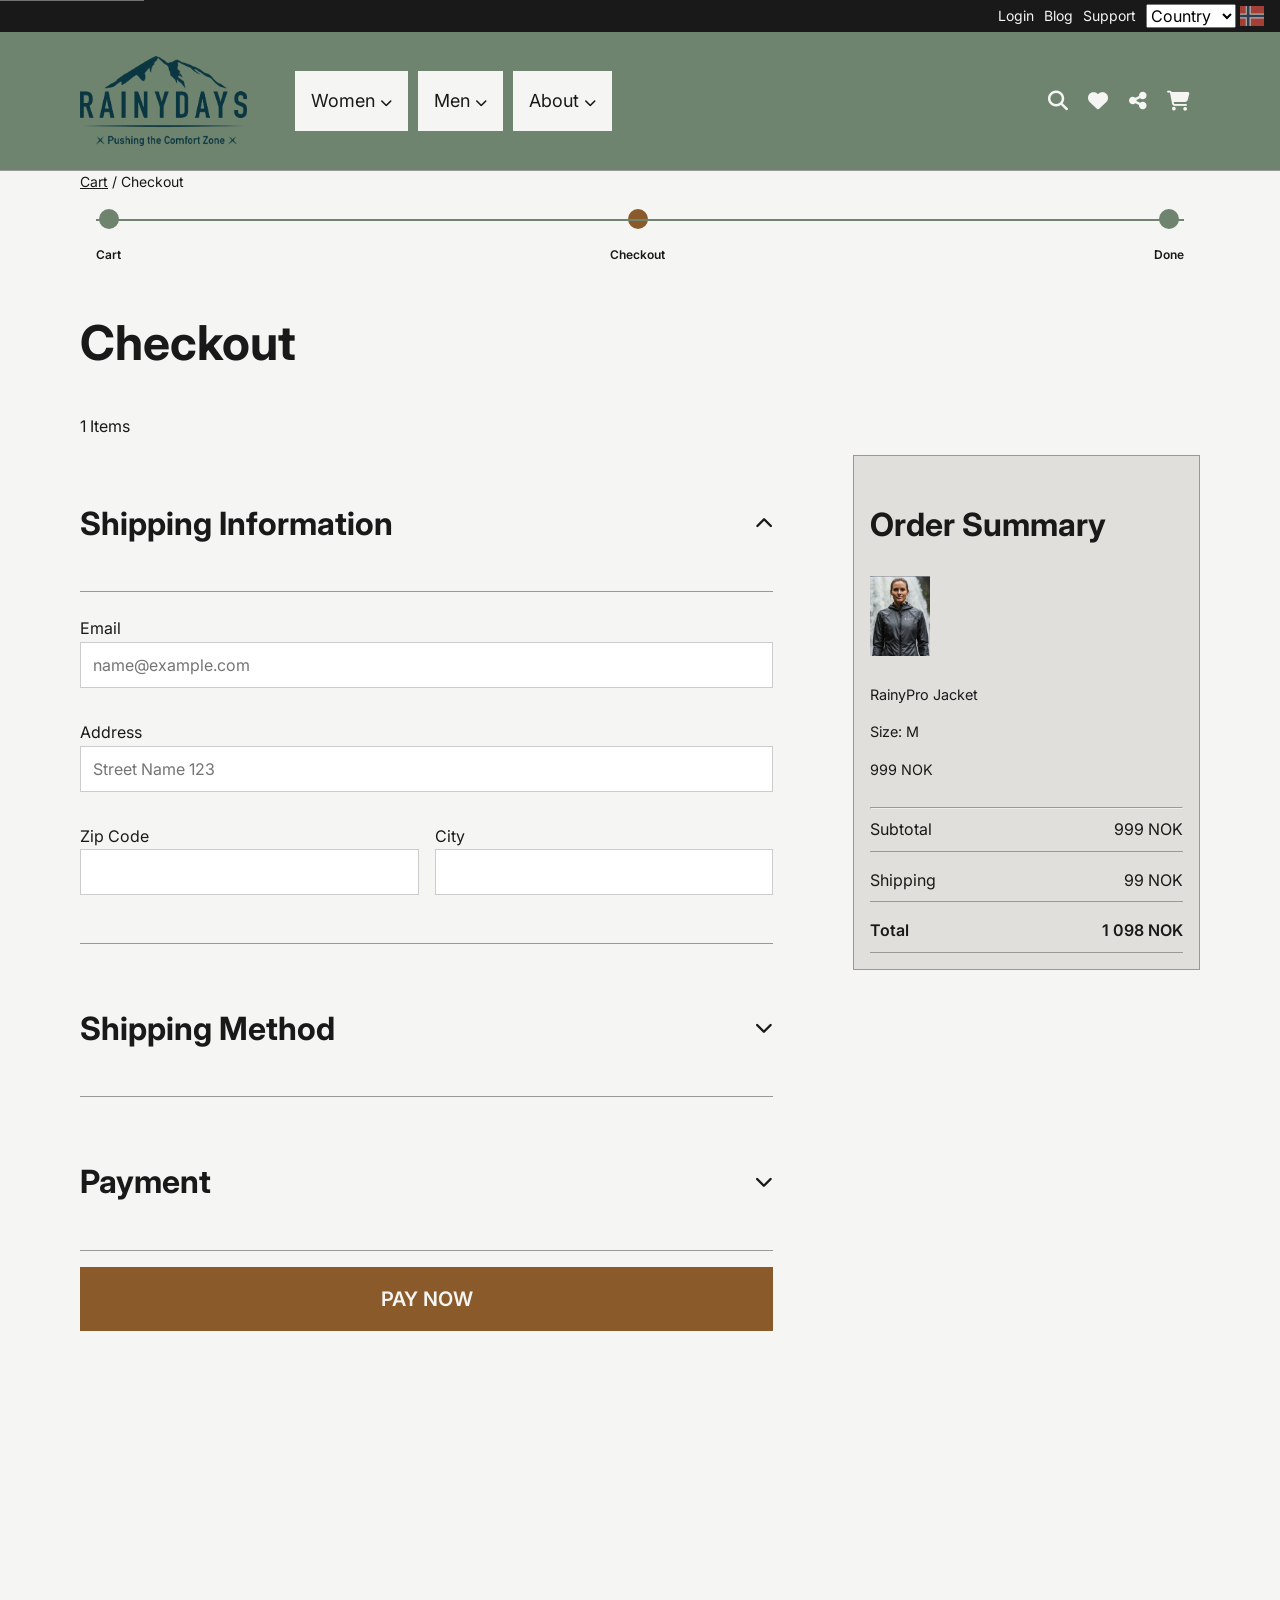
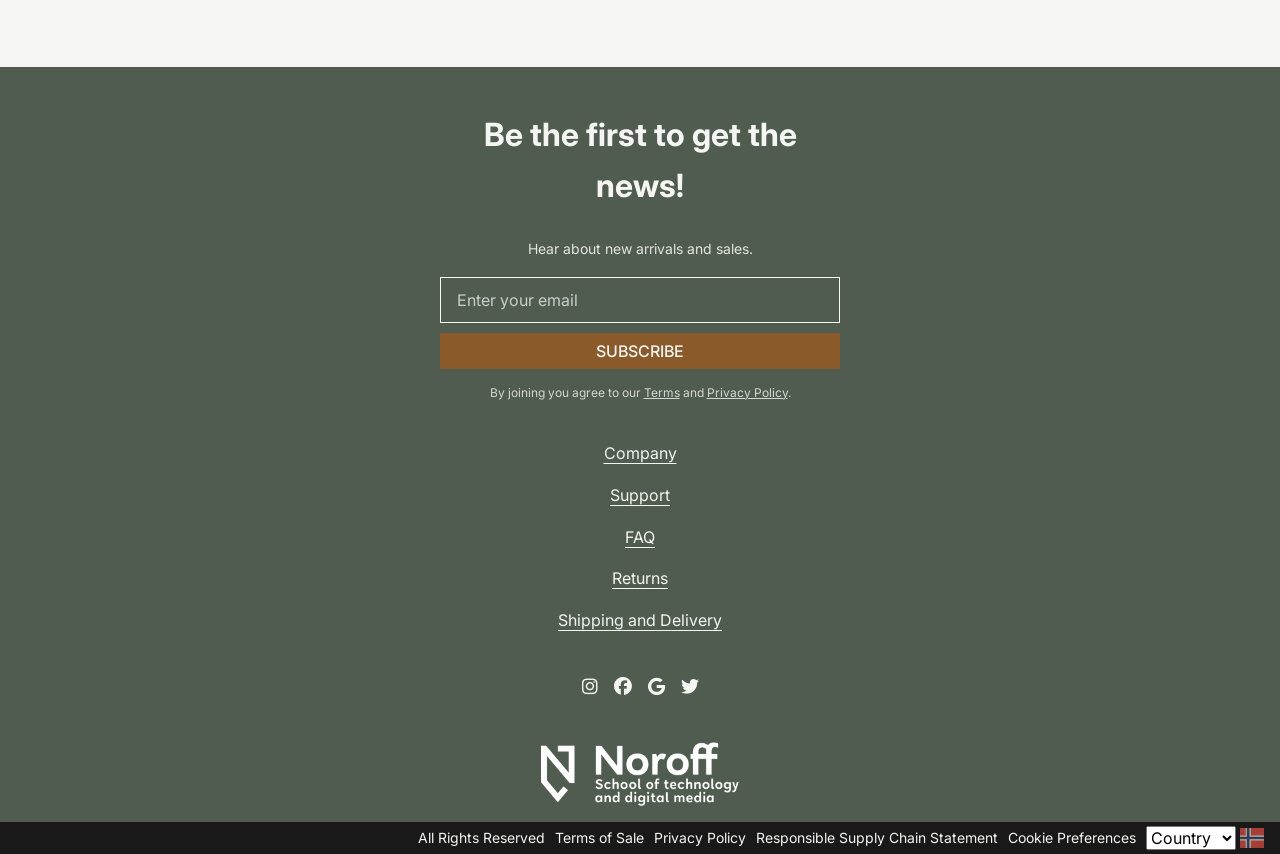
<file: checkout.html>
<!DOCTYPE html>
<html lang="en">
  <head>
    <title>Rainy Days | Checkout</title>
    <link rel="stylesheet" href="https://cdnjs.cloudflare.com/ajax/libs/font-awesome/6.4.0/css/all.min.css">
    <meta charset="utf-8">
    <meta name="description" content="Complete your RainyDays purchase securely at checkout. Enter your details and finalize your order for high-quality outdoor jackets.">
    <meta name="viewport" content="width=device-width, initial-scale=1.0">
    <link rel="icon" href="images/rainy-days-logo/favicon.ico">
    <link rel="stylesheet" href="css/tokens.css">
    <link rel="stylesheet" href="css/base.css">
    <link rel="stylesheet" href="css/layout.css">
    <link rel="stylesheet" href="css/components.css">
    <link rel="stylesheet" href="css/utilities.css">
        <script type="module" src="js/app.js" defer></script>
  </head>
  <body>
    <a class="skip-link" href="#main">Skip to content</a> 
    
    <div class="topbar">
        <div class="topbar-inner">
            <nav class="top-nav">
                <ul>
                    <li><a href="#">Login</a></li>
                    <li><a href="#">Blog</a></li>
                    <li><a href="#">Support</a></li>
                </ul>
            </nav>
            <div class="country-select">
                <select id="topbar-country-select" name="country" aria-label="Select your country">
                    <option value="">Country</option>
                    <option value="norway">Norway</option>
                    <option value="denmark">Denmark</option>
                    <option value="sweden">Sweden</option>
                    <option value="england">England</option>
                    <option value="germany">Germany</option>
                </select>
                <img src="images/stock-photos/pixabay-flag-norway.jpg" alt="Norway flag">
            </div>
        </div>
    </div>

    <header>
        <div class="header-inner">
            <a href="index.html" class="logo">
                <picture>
                    <source media="(min-width: 900px)" srcset="images/rainy-days-logo/rainy-days-logo.png">
                    <img src="images/rainy-days-logo/rainy-days-logo-no-text.png" alt="Rainy Days Logo">
                </picture>
            </a>

            <nav class="main-nav" aria-label="Desktop navigation">    
                <ul class="nav-list">
                    
                    <li class="dropdown-item">
                        <a href="products-women.html" class="dropdown-trigger">
                            Women <i class="fa-solid fa-chevron-down"></i>
                        </a>
                        <ul class="dropdown-menu">
                            <li><a href="products-women.html">All Jackets</a></li>
                            <li><a href="products-women.html">Hiking</a></li>
                            <li><a href="products-women.html">Activewear</a></li>
                            <li><a href="products-women.html">Everyday</a></li>
                            <li><a href="products-women.html">Skiing</a></li>
                        </ul>
                    </li>

                    <li class="dropdown-item">
                        <a href="products-men.html" class="dropdown-trigger">
                            Men <i class="fa-solid fa-chevron-down"></i>
                        </a>
                        <ul class="dropdown-menu">
                            <li><a href="products-men.html">All Jackets</a></li>
                            <li><a href="products-men.html">Hiking</a></li>
                            <li><a href="products-men.html">Activewear</a></li>
                            <li><a href="products-men.html">Everyday</a></li>
                            <li><a href="products-men.html">Skiing</a></li>
                        </ul>
                    </li>

                    <li class="dropdown-item">
                        <a href="about.html" class="dropdown-trigger">
                            About <i class="fa-solid fa-chevron-down"></i>
                        </a>
                        <ul class="dropdown-menu">
                            <li><a href="about.html">Our Story</a></li>
                            <li><a href="about.html">Sustainability</a></li>
                            <li><a href="#">Contact Us</a></li>
                        </ul>
                    </li>
                </ul>
            </nav>

            <div class="header-icons">
                <a href="#search" class="icon-link" aria-label="Search products"><i class="fa-solid fa-magnifying-glass"></i></a>
                <a href="#wishlist" class="icon-link" aria-label="Open wishlist"><i class="fa-solid fa-heart"></i></a>
                <a href="#share" class="icon-link" aria-label="Share this page"><i class="fa-solid fa-share-nodes"></i></a>
                <a href="cart.html" class="icon-link" aria-label="View shopping cart">
                    <i class="fa-solid fa-cart-shopping"></i>
                    <span class="cart-badge" aria-hidden="true"></span>
                </a>

                <label for="menu-toggle" class="menu-toggle-label icon-link">
                    <i class="fa-solid fa-bars"></i>
                    <span class="sr-only">Toggle navigation menu</span>
                </label>
            </div>
        </div>

        <input type="checkbox" id="menu-toggle" class="menu-toggle-checkbox">
        <nav class="main-nav-mobile" aria-label="Mobile navigation">
            <ul class="nav-list-mobile">
                <li>
                    <details class="mobile-dropdown">
                        <summary>Women <i class="fa-solid fa-chevron-down"></i></summary>
                        <ul class="mobile-sub-menu">
                            <li><a href="products-women.html">All Jackets</a></li>
                            <li><a href="products-women.html">Hiking</a></li>
                            <li><a href="products-women.html">Activewear</a></li>
                            <li><a href="products-women.html">Everyday</a></li>
                            <li><a href="products-women.html">Skiing</a></li>
                        </ul>
                    </details>
                </li>

                <li>
                    <details class="mobile-dropdown">
                        <summary>Men <i class="fa-solid fa-chevron-down"></i></summary>
                        <ul class="mobile-sub-menu">
                            <li><a href="products-men.html">All Jackets</a></li>
                            <li><a href="products-men.html">Hiking</a></li>
                            <li><a href="products-men.html">Activewear</a></li>
                            <li><a href="products-men.html">Everyday</a></li>
                            <li><a href="products-men.html">Skiing</a></li>
                        </ul>
                    </details>
                </li>

                <li>
                    <details class="mobile-dropdown">
                        <summary>About <i class="fa-solid fa-chevron-down"></i></summary>
                        <ul class="mobile-sub-menu">
                            <li><a href="about.html">Our Story</a></li>
                            <li><a href="about.html">Sustainability</a></li>
                            <li><a href="#">Contact Us</a></li>
                        </ul>
                    </details>
                </li>

            </ul>
        </nav>
    </header>

    <main id="main">
        <div class="container checkout-container">

            <div class="breadcrumbs">
                <a href="cart.html">Cart</a> / <span>Checkout</span>
            </div>

            <div class="progress-container">
                <ol class="progress-bar">
                    <li class="step" id="step-cart">
                        <div class="step-circle"></div>
                        <span class="step-label">Cart</span>
                    </li>
                    
                    <li class="step" id="step-checkout">
                        <div class="step-circle-active"></div>
                        <span class="step-label">Checkout</span>
                    </li>
                    
                    <li class="step" id="step-success">
                        <div class="step-circle"></div>
                        <span class="step-label">Done</span>
                    </li>
                </ol>
            </div>

            <h1>Checkout</h1>
            <p>1 Items</p>
            
            <div class="checkout-layout">
            
            <section class="checkout-forms">
                
                <details class="checkout-step" open>
                    <summary>
                        <h2>Shipping Information</h2>
                        <i class="fa-solid fa-chevron-down"></i>
                    </summary>
                    <div class="step-content">
                        <form id="shipping-form">
                            <div class="form-row">
                                <label for="email">Email</label>
                                <input type="email" id="email" placeholder="name@example.com" required>
                            </div>
                            <div class="form-row">
                                <label for="address">Address</label>
                                <input type="text" id="address" placeholder="Street Name 123" required>
                            </div>
                            <div class="form-group-row">
                                <div class="form-row">
                                    <label for="zip">Zip Code</label>
                                    <input type="text" id="zip" required>
                                </div>
                                <div class="form-row">
                                    <label for="city">City</label>
                                    <input type="text" id="city" required>
                                </div>
                            </div>
                        </form>
                    </div>
                </details>

                <details class="checkout-step">
                    <summary>
                        <h2>Shipping Method</h2>
                        <i class="fa-solid fa-chevron-down"></i>
                    </summary>
                    <div class="step-content">
                        <div class="radio-group">
                            <label class="radio-option">
                                <input type="radio" name="shipping" checked>
                                <span>Standard Delivery (3-5 Days)</span>
                                <span>Free</span>
                            </label>
                            <label class="radio-option">
                                <input type="radio" name="shipping">
                                <span>Express (1-2 Days)</span>
                                <span>199 NOK</span>
                            </label>
                        </div>
                    </div>
                </details>

                <details class="checkout-step">
                    <summary>
                        <h2>Payment</h2>
                        <i class="fa-solid fa-chevron-down"></i>
                    </summary>
                    <div class="step-content">
                        <div class="form-row">
                            <label for="card">Card Number</label>
                            <input type="text" id="card" placeholder="0000 0000 0000 0000">
                        </div>
                        <div class="form-group-row">
                            <div class="form-row">
                                <label for="expiry">Expiry</label>
                                <input type="text" id="expiry" placeholder="MM/YY">
                            </div>
                            <div class="form-row">
                                <label for="cvc">CVC</label>
                                <input type="text" id="cvc" placeholder="123">
                            </div>
                        </div>
                    </div>
                </details>
                <a href="success.html" class="btn btn-wide">PAY NOW</a>

            </section>

            <aside class="checkout-summary">
                <div class="summary-card">
                    <h2>Order Summary</h2>
                    <div class="summary-items">
                        <div class="mini-cart-item">
                            <img src="images/rainy-days-jacket2/rainy-days-jacket2-black.jpg" alt="Jacket">
                            <div>
                                <p>RainyPro Jacket</p>
                                <p class="sm-text">Size: M</p>
                                <p>999 NOK</p>
                            </div>
                        </div>
                    </div>
                    <hr>
                    <dl class="summary-rows">
                        <div class="summary-row">
                            <dt>Subtotal</dt> <dd>999 NOK</dd>
                        </div>
                        <div class="summary-row">
                            <dt>Shipping</dt> <dd>99 NOK</dd>
                        </div>
                        <div class="summary-row total">
                            <dt>Total</dt> <dd>1 098 NOK</dd>
                        </div>
                    </dl>
                </div>
            </aside>
            
        </div>
    </div>
    </main>

    <footer>
        <div class="footer-inner">
            
            <div class="footer-newsletter">
                <div class="newsletter-header">
                    <h2>Be the first to get the news!</h2>
                    <p>Hear about new arrivals and sales.</p>
                </div>
                
                <form action="#" class="newsletter-form">
                    <label for="newsletter-email" class="sr-only">Email address</label>
                    
                    <div class="form-group">
                        <input type="email" id="newsletter-email" placeholder="Enter your email" required>
                        <button type="submit" class="btn btn-narrow">Subscribe</button>
                    </div>
                </form>
                
                <p class="legal-text">
                    By joining you agree to our <a href="#">Terms</a> and <a href="#">Privacy Policy</a>.
                </p>
            </div>

            <nav class="footer-nav" aria-label="Footer navigation">
                <ul>
                    <li><a href="about.html">Company</a></li>
                    <li><a href="about.html">Support</a></li>
                    <li><a href="about.html">FAQ</a></li>
                    <li><a href="about.html">Returns</a></li>
                    <li><a href="about.html">Shipping and Delivery</a></li>
                </ul>
            </nav>

            <div class="footer-icons">
                <a href="#instagram" aria-label="Instagram"><i class="fa-brands fa-instagram"></i></a>
                <a href="#facebook" aria-label="Facebook"><i class="fa-brands fa-facebook"></i></a>
                <a href="#google" aria-label="Google"><i class="fa-brands fa-google"></i></a>
                <a href="#twitter" aria-label="Twitter"><i class="fa-brands fa-twitter"></i></a>
            </div>

            <a href="index.html" class="logo-footer">
                <img src="images/rainy-days-logo/noroff-logo.png" alt="Noroff Logo">
            </a>

        </div>
    </footer>

        <div class="bottombar">
            <div class="bottombar-inner">
                <nav class="bottom-nav">
                    <ul>
                        <li><a href="#">All Rights Reserved</a></li>
                        <li><a href="#">Terms of Sale</a></li>
                        <li><a href="#">Privacy Policy</a></li>
                        <li><a href="#">Responsible Supply Chain Statement</a></li>
                        <li><a href="#">Cookie Preferences</a></li>
                    </ul>
                </nav>
                <div class="country-select">
                    <select id="bottombar-country-select" name="country" aria-label="Select your country">
                        <option value="">Country</option>
                        <option value="norway">Norway</option>
                        <option value="denmark">Denmark</option>
                        <option value="sweden">Sweden</option>
                        <option value="england">England</option>
                        <option value="germany">Germany</option>
                    </select>
                    <img src="images/stock-photos/pixabay-flag-norway.jpg" alt="Norway flag">
                </div>
            </div>
        </div>
  </body>
</html>
</file>
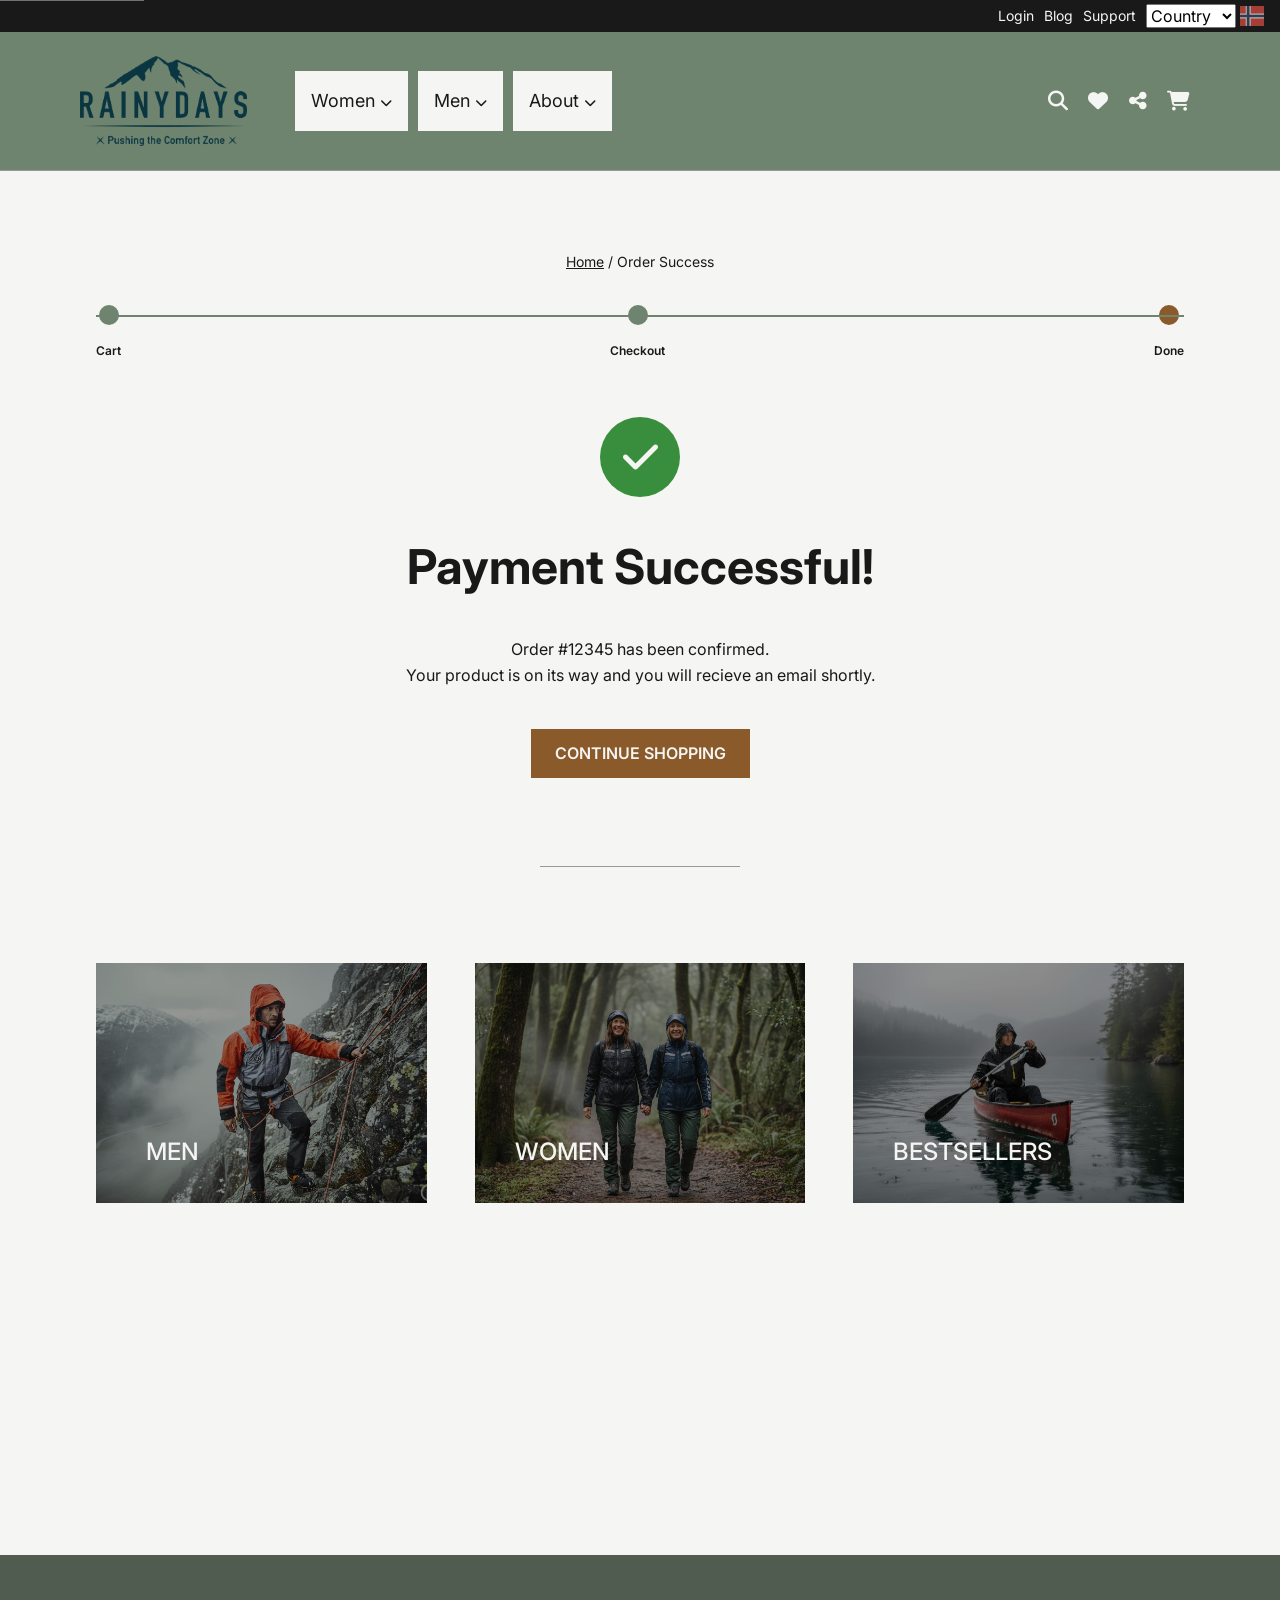
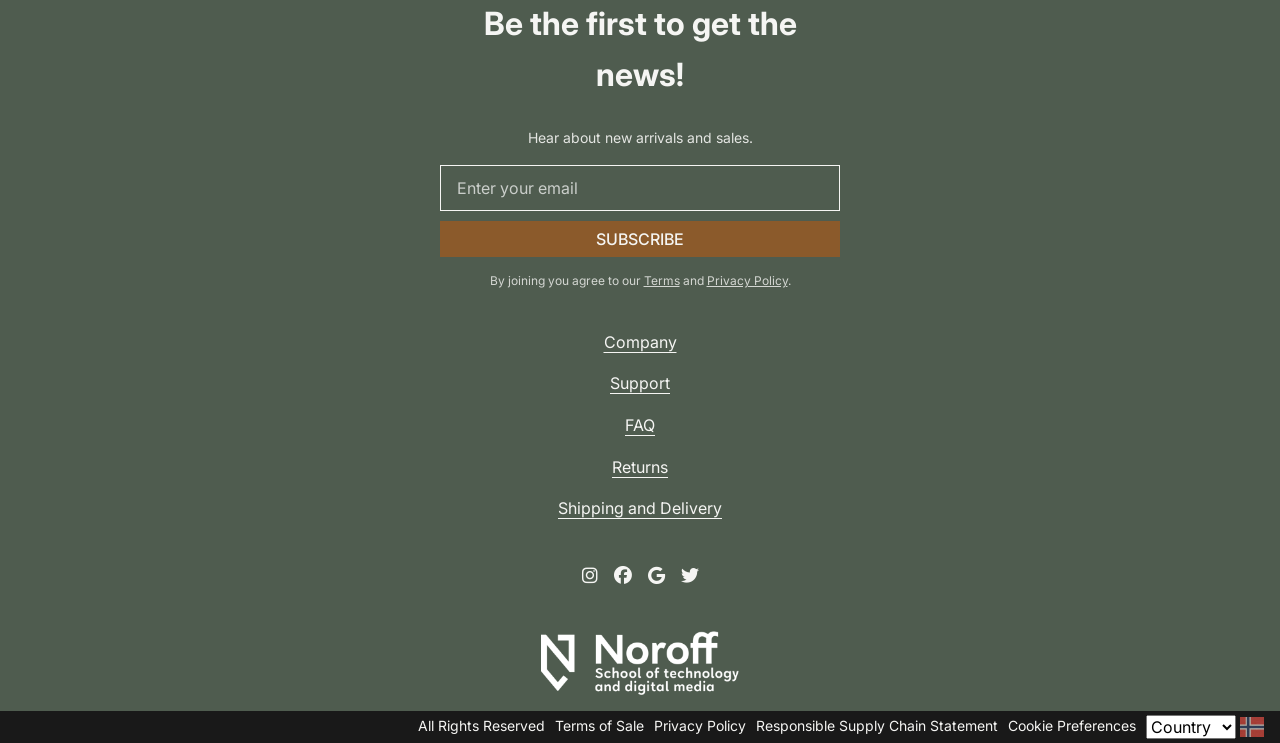
<file: success.html>
<!DOCTYPE html>
<html lang="en">
  <head>
    <title>Rainy Days | Order Success</title>
    <link rel="stylesheet" href="https://cdnjs.cloudflare.com/ajax/libs/font-awesome/6.4.0/css/all.min.css">
    <meta charset="utf-8">
    <meta name="description" content="Thank you for shopping at RainyDays. Your order has been successfully placed, and your outdoor jacket is on its way.">
    <meta name="viewport" content="width=device-width, initial-scale=1.0">
    <link rel="icon" href="images/rainy-days-logo/favicon.ico">
    <link rel="stylesheet" href="css/tokens.css">
    <link rel="stylesheet" href="css/base.css">
    <link rel="stylesheet" href="css/layout.css">
    <link rel="stylesheet" href="css/components.css">
    <link rel="stylesheet" href="css/utilities.css">
    <!-- Reminder: 
     1) Classic script (can block parsing): <script src="js/app.js"></script> 
     2) Classic script with defer (recommended for non-modules): <script src="js/app.js" defer></script> 
     3) Module script (deferred by default): <script type="module" src="js/app.js"></script> 
     4) Module script with explicit defer (also valid): <script type="module" src="js/app.js" defer></script> 
     I chose this one despite defer perhaps being a moot point as modules defer by default -->
        <script type="module" src="js/app.js" defer></script>
  </head>
  <body>
    <a class="skip-link" href="#main">Skip to content</a> 
    
    <div class="topbar">
        <div class="topbar-inner">
            <nav class="top-nav">
                <ul>
                    <li><a href="#">Login</a></li>
                    <li><a href="#">Blog</a></li>
                    <li><a href="#">Support</a></li>
                </ul>
            </nav>
            <div class="country-select">
                <select id="topbar-country-select" name="country" aria-label="Select your country">
                    <option value="">Country</option>
                    <option value="norway">Norway</option>
                    <option value="denmark">Denmark</option>
                    <option value="sweden">Sweden</option>
                    <option value="england">England</option>
                    <option value="germany">Germany</option>
                </select>
                <img src="images/stock-photos/pixabay-flag-norway.jpg" alt="Norway flag">
            </div>
        </div>
    </div>

    <header>
        <div class="header-inner">
            <a href="index.html" class="logo">
                <picture>
                    <source media="(min-width: 900px)" srcset="images/rainy-days-logo/rainy-days-logo.png">
                    <img src="images/rainy-days-logo/rainy-days-logo-no-text.png" alt="Rainy Days Logo">
                </picture>
            </a>

            <nav class="main-nav" aria-label="Desktop navigation">    
                <ul class="nav-list">
                    
                    <li class="dropdown-item">
                        <a href="products-women.html" class="dropdown-trigger">
                            Women <i class="fa-solid fa-chevron-down"></i>
                        </a>
                        <ul class="dropdown-menu">
                            <li><a href="products-women.html">All Jackets</a></li>
                            <li><a href="products-women.html">Hiking</a></li>
                            <li><a href="products-women.html">Activewear</a></li>
                            <li><a href="products-women.html">Everyday</a></li>
                            <li><a href="products-women.html">Skiing</a></li>
                        </ul>
                    </li>

                    <li class="dropdown-item">
                        <a href="products-men.html" class="dropdown-trigger">
                            Men <i class="fa-solid fa-chevron-down"></i>
                        </a>
                        <ul class="dropdown-menu">
                            <li><a href="products-men.html">All Jackets</a></li>
                            <li><a href="products-men.html">Hiking</a></li>
                            <li><a href="products-men.html">Activewear</a></li>
                            <li><a href="products-men.html">Everyday</a></li>
                            <li><a href="products-men.html">Skiing</a></li>
                        </ul>
                    </li>

                    <li class="dropdown-item">
                        <a href="about.html" class="dropdown-trigger">
                            About <i class="fa-solid fa-chevron-down"></i>
                        </a>
                        <ul class="dropdown-menu">
                            <li><a href="about.html">Our Story</a></li>
                            <li><a href="about.html">Sustainability</a></li>
                            <li><a href="#">Contact Us</a></li>
                        </ul>
                    </li>
                </ul>
            </nav>

            <div class="header-icons">
                <a href="#search" class="icon-link" aria-label="Search products"><i class="fa-solid fa-magnifying-glass"></i></a>
                <a href="#wishlist" class="icon-link" aria-label="Open wishlist"><i class="fa-solid fa-heart"></i></a>
                <a href="#share" class="icon-link" aria-label="Share this page"><i class="fa-solid fa-share-nodes"></i></a>
                <a href="cart.html" class="icon-link" aria-label="View shopping cart">
                    <i class="fa-solid fa-cart-shopping"></i>
                    <span class="cart-badge" aria-hidden="true"></span>
                </a>

                <label for="menu-toggle" class="menu-toggle-label icon-link">
                    <i class="fa-solid fa-bars"></i>
                    <span class="sr-only">Toggle navigation menu</span>
                </label>
            </div>
        </div>

        <input type="checkbox" id="menu-toggle" class="menu-toggle-checkbox">
        <nav class="main-nav-mobile" aria-label="Mobile navigation">
            <ul class="nav-list-mobile">
                <li>
                    <details class="mobile-dropdown">
                        <summary>Women <i class="fa-solid fa-chevron-down"></i></summary>
                        <ul class="mobile-sub-menu">
                            <li><a href="products-women.html">All Jackets</a></li>
                            <li><a href="products-women.html">Hiking</a></li>
                            <li><a href="products-women.html">Activewear</a></li>
                            <li><a href="products-women.html">Everyday</a></li>
                            <li><a href="products-women.html">Skiing</a></li>
                        </ul>
                    </details>
                </li>

                <li>
                    <details class="mobile-dropdown">
                        <summary>Men <i class="fa-solid fa-chevron-down"></i></summary>
                        <ul class="mobile-sub-menu">
                            <li><a href="products-men.html">All Jackets</a></li>
                            <li><a href="products-men.html">Hiking</a></li>
                            <li><a href="products-men.html">Activewear</a></li>
                            <li><a href="products-men.html">Everyday</a></li>
                            <li><a href="products-men.html">Skiing</a></li>
                        </ul>
                    </details>
                </li>

                <li>
                    <details class="mobile-dropdown">
                        <summary>About <i class="fa-solid fa-chevron-down"></i></summary>
                        <ul class="mobile-sub-menu">
                            <li><a href="about.html">Our Story</a></li>
                            <li><a href="about.html">Sustainability</a></li>
                            <li><a href="#">Contact Us</a></li>
                        </ul>
                    </details>
                </li>

            </ul>
        </nav>
    </header>

    <main id="main">
        <div class="container success-container">

            <div class="breadcrumbs">
                <a href="index.html">Home</a> / <span>Order Success</span>
            </div>

            <div class="progress-container">
                <ol class="progress-bar">
                    <li class="step" id="step-cart">
                        <div class="step-circle"></div>
                        <span class="step-label">Cart</span>
                    </li>
                    
                    <li class="step" id="step-checkout">
                        <div class="step-circle"></div>
                        <span class="step-label">Checkout</span>
                    </li>
                    
                    <li class="step" id="step-success">
                        <div class="step-circle-active"></div>
                        <span class="step-label">Done</span>
                    </li>
                </ol>
            </div>
            
            <section class="success-message">
                <div class="success-icon">
                    <i class="fa-solid fa-check"></i>
                </div>
                <h1>Payment Successful!</h1>
                <p>Order #12345 has been confirmed.<br>
                   Your product is on its way and you will recieve an email shortly.</p>
                <a href="index.html" class="btn">Continue Shopping</a>
            </section>

            <hr class="divider">

            <section class="category-grid">
                <h2 class="sr-only">Shop more categories</h2>
                <a href="products-men.html" class="category-card" aria-label="Shop Men">
                    <img src="images/rainy-days-jacket1/rainy-days-jacket1-v2.jpg" alt="" class="card-bg">
                    <span class="btn">Men</span>
                </a>

                <a href="products-women.html" class="category-card" aria-label="Shop Women">
                    <img src="images/rainy-days-jacket6/rainy-days-jacket6-women-inmotion.jpg" alt="" class="card-bg">
                    <span class="btn">Women</span>
                </a>

                <a href="products-women.html" class="category-card" aria-label="Shop Bestsellers">
                    <img src="images/rainy-days-jacket4/rainy-days-jacket4-men-inmotion.jpg" alt="" class="card-bg">
                    <span class="btn">Bestsellers</span>
                </a>
            </section>

        </div>
    </main>

    <footer>
        <div class="footer-inner">
            
            <div class="footer-newsletter">
                <div class="newsletter-header">
                    <h2>Be the first to get the news!</h2>
                    <p>Hear about new arrivals and sales.</p>
                </div>
                
                <form action="#" class="newsletter-form">
                    <label for="newsletter-email" class="sr-only">Email address</label>
                    
                    <div class="form-group">
                        <input type="email" id="newsletter-email" placeholder="Enter your email" required>
                        <button type="submit" class="btn btn-narrow">Subscribe</button>
                    </div>
                </form>
                
                <p class="legal-text">
                    By joining you agree to our <a href="#">Terms</a> and <a href="#">Privacy Policy</a>.
                </p>
            </div>

            <nav class="footer-nav" aria-label="Footer navigation">
                <ul>
                    <li><a href="about.html">Company</a></li>
                    <li><a href="about.html">Support</a></li>
                    <li><a href="about.html">FAQ</a></li>
                    <li><a href="about.html">Returns</a></li>
                    <li><a href="about.html">Shipping and Delivery</a></li>
                </ul>
            </nav>

            <div class="footer-icons">
                <a href="#" aria-label="Instagram"><i class="fa-brands fa-instagram"></i></a>
                <a href="#" aria-label="Facebook"><i class="fa-brands fa-facebook"></i></a>
                <a href="#" aria-label="Google"><i class="fa-brands fa-google"></i></a>
                <a href="#" aria-label="Twitter"><i class="fa-brands fa-twitter"></i></a>
            </div>

            <a href="index.html" class="logo-footer">
                <img src="images/rainy-days-logo/noroff-logo.png" alt="Noroff Logo">
            </a>

        </div>
    </footer>

        <div class="bottombar">
            <div class="bottombar-inner">
                <nav class="bottom-nav">
                    <ul>
                        <li><a href="#">All Rights Reserved</a></li>
                        <li><a href="#">Terms of Sale</a></li>
                        <li><a href="#">Privacy Policy</a></li>
                        <li><a href="#">Responsible Supply Chain Statement</a></li>
                        <li><a href="#">Cookie Preferences</a></li>
                    </ul>
                </nav>
                <div class="country-select">
                    <select id="bottombar-country-select" name="country" aria-label="Select your country">
                        <option value="">Country</option>
                        <option value="norway">Norway</option>
                        <option value="denmark">Denmark</option>
                        <option value="sweden">Sweden</option>
                        <option value="england">England</option>
                        <option value="germany">Germany</option>
                    </select>
                    <img src="images/stock-photos/pixabay-flag-norway.jpg" alt="Norway flag">
                </div>
            </div>
        </div>
  </body>
</html>
</file>
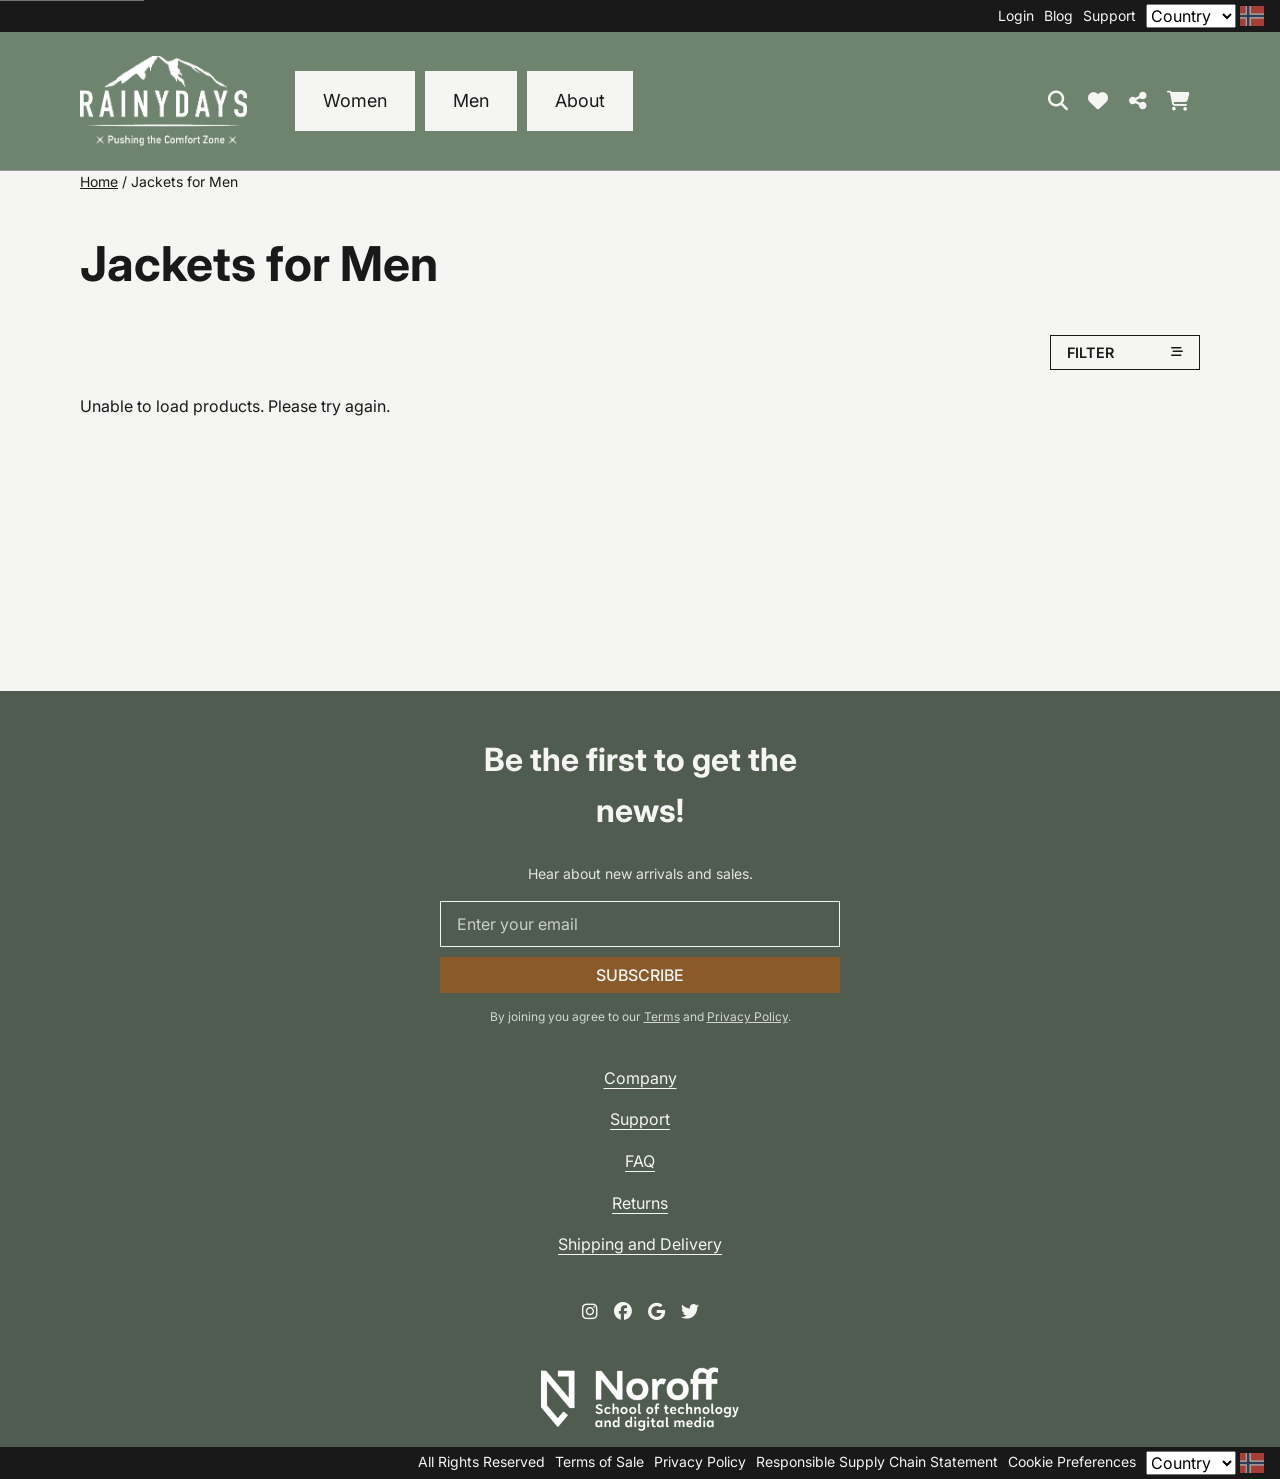
<file: category/products-men.html>
<!doctype html>
<html lang="en">
  <head>
    <title>Rainy Days | Men</title>
    <link
      rel="stylesheet"
      href="https://cdnjs.cloudflare.com/ajax/libs/font-awesome/6.4.0/css/all.min.css"
    />
    <meta charset="utf-8" />
    <meta
      name="description"
      content="Browse RainyDays mens jackets built for outdoor performance and everyday comfort."
    />
    <meta name="viewport" content="width=device-width, initial-scale=1.0" />
    <link rel="icon" href="../images/rainy-days-logo/favicon.ico" />
    <link rel="stylesheet" href="../css/tokens.css" />
    <link rel="stylesheet" href="../css/base.css" />
    <link rel="stylesheet" href="../css/layout.css" />
    <link rel="stylesheet" href="../css/components.css" />
    <link rel="stylesheet" href="../css/utilities.css" />
    <script type="module" src="../js/products.js" defer></script>
  </head>
  <body>
    <a class="skip-link" href="#main">Skip to content</a>

    <div class="topbar">
      <div class="topbar-inner">
        <nav class="top-nav">
          <ul>
            <li><a href="#">Login</a></li>
            <li><a href="#">Blog</a></li>
            <li><a href="#">Support</a></li>
          </ul>
        </nav>
        <div class="country-select">
          <select
            id="topbar-country-select"
            name="country"
            aria-label="Select your country"
          >
            <option value="">Country</option>
            <option value="norway">Norway</option>
            <option value="denmark">Denmark</option>
            <option value="sweden">Sweden</option>
            <option value="england">England</option>
            <option value="germany">Germany</option>
          </select>
          <img
            src="../images/stock-photos/pixabay-flag-norway.jpg"
            alt="Norway flag"
          />
        </div>
      </div>
    </div>

    <header>
      <div class="header-inner">
        <a href="../index.html" class="logo">
          <picture>
            <source
              media="(min-width: 900px)"
              srcset="../images/rainy-days-logo/RainyDays_Logo.png"
            />
            <img
              src="../images/rainy-days-logo/RainyDays_Logo_notext.png"
              alt="Rainy Days Logo"
            />
          </picture>
        </a>

        <nav class="main-nav" aria-label="Desktop navigation">
          <ul class="nav-list">
            <li>
              <a href="../category/products-women.html" class="nav-btn"
                >Women</a
              >
            </li>
            <li>
              <a href="../category/products-men.html" class="nav-btn">Men</a>
            </li>
            <li><a href="../about/index.html" class="nav-btn">About</a></li>
          </ul>
        </nav>

        <div class="header-icons">
          <a href="#search" class="icon-link" aria-label="Search products"
            ><i class="fa-solid fa-magnifying-glass"></i
          ></a>
          <a href="#wishlist" class="icon-link" aria-label="Open wishlist"
            ><i class="fa-solid fa-heart"></i
          ></a>
          <a href="#share" class="icon-link" aria-label="Share this page"
            ><i class="fa-solid fa-share-nodes"></i
          ></a>
          <a
            href="../cart/index.html"
            class="icon-link"
            aria-label="View shopping cart"
          >
            <i class="fa-solid fa-cart-shopping"></i>
            <span class="cart-badge" aria-hidden="true" hidden></span>
          </a>

          <label for="menu-toggle" class="menu-toggle-label icon-link">
            <i class="fa-solid fa-bars"></i>
            <span class="sr-only">Toggle navigation menu</span>
          </label>
        </div>
      </div>

      <input type="checkbox" id="menu-toggle" class="menu-toggle-checkbox" />
      <nav class="main-nav-mobile" aria-label="Mobile navigation">
        <ul class="nav-list-mobile">
          <li>
            <a href="../category/products-women.html" class="nav-btn">Women</a>
          </li>
          <li>
            <a href="../category/products-men.html" class="nav-btn">Men</a>
          </li>
          <li><a href="../about/index.html" class="nav-btn">About</a></li>
        </ul>
      </nav>
    </header>

    <main id="main">
      <div class="container">
        <div class="page-header">
          <div class="breadcrumbs">
            <a href="../index.html">Home</a> / <span>Jackets for Men</span>
          </div>

          <h1>Jackets for Men</h1>
          <p class="product-count"></p>

          <div class="toolbar">
            <div class="dropdown-item filter-dropdown">
              <button class="tool-btn dropdown-trigger">
                FILTER <i class="fa-solid fa-bars-staggered"></i>
              </button>
              <div class="dropdown-menu filter-menu">
                <button type="button" class="filter-clear">
                  Clear filters
                </button>

                <fieldset class="filter-group">
                  <legend>Deals</legend>
                  <label>
                    <input type="checkbox" name="onSale" value="true" />
                    On sale
                  </label>
                  <label>
                    <input type="checkbox" name="favorite" value="true" />
                    Favorites
                  </label>
                  <label>
                    <input type="checkbox" name="under100" value="true" />
                    Under 100 €
                  </label>
                </fieldset>

                <fieldset class="filter-group">
                  <legend>Color</legend>
                  <div id="color-options">
                    <!-- JS fills in one checkbox per color -->
                  </div>
                </fieldset>
              </div>
            </div>
          </div>
        </div>

        <p class="product-status" aria-live="polite"></p>

        <section class="product-grid men-product-grid">
          <h2 class="sr-only">Jackets for men</h2>
        </section>
      </div>
    </main>

    <footer>
      <div class="footer-inner">
        <div class="footer-newsletter">
          <div class="newsletter-header">
            <h2>Be the first to get the news!</h2>
            <p>Hear about new arrivals and sales.</p>
          </div>

          <form action="#" class="newsletter-form">
            <label for="newsletter-email" class="sr-only">Email address</label>

            <div class="form-group">
              <input
                type="email"
                id="newsletter-email"
                placeholder="Enter your email"
                required
              />
              <button type="submit" class="btn btn-narrow">Subscribe</button>
            </div>
          </form>

          <p class="legal-text">
            By joining you agree to our
            <a href="../terms/index.html">Terms</a> and
            <a href="../privacy/index.html">Privacy Policy</a>.
          </p>
        </div>

        <nav class="footer-nav" aria-label="Footer navigation">
          <ul>
            <li><a href="../about/index.html">Company</a></li>
            <li><a href="../about/index.html">Support</a></li>
            <li><a href="../about/index.html">FAQ</a></li>
            <li><a href="../about/index.html">Returns</a></li>
            <li><a href="../about/index.html">Shipping and Delivery</a></li>
          </ul>
        </nav>

        <div class="footer-icons">
          <a href="#" aria-label="Instagram"
            ><i class="fa-brands fa-instagram"></i
          ></a>
          <a href="#" aria-label="Facebook"
            ><i class="fa-brands fa-facebook"></i
          ></a>
          <a href="#" aria-label="Google"
            ><i class="fa-brands fa-google"></i
          ></a>
          <a href="#" aria-label="Twitter"
            ><i class="fa-brands fa-twitter"></i
          ></a>
        </div>

        <a href="../index.html" class="logo-footer">
          <img
            src="../images/rainy-days-logo/noroff-logo.png"
            alt="Noroff Logo"
          />
        </a>
      </div>
    </footer>

    <div class="bottombar">
      <div class="bottombar-inner">
        <nav class="bottom-nav">
          <ul>
            <li><a href="#">All Rights Reserved</a></li>
            <li><a href="../terms/index.html">Terms of Sale</a></li>
            <li><a href="../privacy/index.html">Privacy Policy</a></li>
            <li><a href="#">Responsible Supply Chain Statement</a></li>
            <li><a href="#">Cookie Preferences</a></li>
          </ul>
        </nav>
        <div class="country-select">
          <select
            id="bottombar-country-select"
            name="country"
            aria-label="Select your country"
          >
            <option value="">Country</option>
            <option value="norway">Norway</option>
            <option value="denmark">Denmark</option>
            <option value="sweden">Sweden</option>
            <option value="england">England</option>
            <option value="germany">Germany</option>
          </select>
          <img
            src="../images/stock-photos/pixabay-flag-norway.jpg"
            alt="Norway flag"
          />
        </div>
      </div>
    </div>
    <p class="cart-toast" aria-live="polite"></p>
  </body>
</html>
</file>
<file: css/tokens.css>
/* =======================================
   RAINY DAYS DESIGN TOKENS
   ======================================= */

/* ==== FONT IMPORTS ==== */
@import url("https://fonts.googleapis.com/css2?family=Inter:wght@400;500;600&family=Montserrat:wght@400;500;700&display=swap");

:root {
  /* ========================================
     COLORS
     ======================================== */
  
   /* Neutral Colors */
   --color-white: #f5f5f3;           /* Off-white: page background, light surfaces */
   --color-text-dark: #191919;            /* Dark gray/black: body text */
   --color-text-light: #f5f5f3;           /* Off-white: light text */
   --color-heading: #191919;         /* Dark gray/black: headings */
   --color-bkg-boxes: #e0dfdc;        /* Light gray: cards, boxes, modals */
   
   /* Brand Colors */
   --color-primary: #8B5A2B;         /* Warm orange-brown: buttons, CTAs - WCAG AA compliant */
   --color-primary-dark: #191919;    /* Dark gray: topbar background */
   --color-secondary: #6f846f;       /* Changed sage green, AA Compliant with white text: accents, muted backgrounds, header, footer, buttons, dropdowns */
   --color-tertiary: #4f5c4f;       /* WCAG Tested. Dark sage green: accents, muted backgrounds, header, footer, buttons, dropdowns */
   --color-secondary-accent: #0a3641;/* Dark teal: secondary accents */
   
   /* Background Colors */
   --color-bg: #f5f5f3;              /* Main page background */
   --color-bg-muted: #7b8d7b;        /* Muted/secondary backgrounds */
   
   /* Semantic Colors */
   --color-border: #999999;          /* Light borders, dividers */
   --color-alert: #B71C1C;           /* Error states */
   --color-success: #388e3c;         /* Success states */


  /* ========================================
     TYPOGRAPHY
     ======================================== */
  
    --font-heading: "Montserrat", system-ui, sans-serif;
    --font-body: "Inter", system-ui, sans-serif;

    /* Base scale */
    --font-size-xs: 0.75rem;   /* 12px */
    --font-size-sm: 0.875rem;  /* 14px */
    --font-size-base: 1rem;    /* 16px (Standard Body) */
    --font-size-md: 1.125rem;  /* 18px (Large Body) */
    
    /* Heading Scale (Mobile) */
    --font-size-h1: 2rem;      /* 32px */
    --font-size-h2: 1.5rem;    /* 24px */
    --font-size-h3: 1.25rem;   /* 20px */
    --font-size-h4: 1.125rem;  /* 18px */

    /* Weights */
    --font-weight-regular: 400;
    --font-weight-medium: 500;
    --font-weight-bold: 600;
    --font-weight-heading: 700;
  
    /* Line Heights */
    --line-height-tight: 1.2;         /* Headings */
    --line-height-base: 1.5;          /* Body text */
    --line-height-loose: 1.8;         /* Large text blocks */
   
    /* Letter Spacing */
    --letter-spacing-tight: -0.02em;
    --letter-spacing-normal: 0;
    --letter-spacing-wide: 0.05em;


   /* ========================================
      SPACING (Mobile / Default Values)
      ======================================== */
    --space-xs: 4px; 
    --space-sm: 8px; 
    --space-md: 16px; 
    --space-lg: 24px; 
    --space-xl: 32px; 
    --space-2xl: 48px; 
    --space-3xl: 64px;


  /* ========================================
     BORDER & RADIUS
     ======================================== */
  
    --radius-none: 0px;
    --radius-sm: 4px;
    --radius-md: 8px;
    --radius-lg: 16px;
    --radius-full: 9999px;
    --header-icon-size: 1rem; /* Mobile icon size */
    --border-width: 1px;


  /* ========================================
     SHADOWS
     ======================================== */
  
    --shadow-sm: 0 2px 4px rgba(0, 0, 0, 0.1);
    --shadow-md: 0 4px 8px rgba(0, 0, 0, 0.15);
    --shadow-lg: 0 8px 16px rgba(0, 0, 0, 0.2);
    --shadow-xl: 0 12px 24px rgba(0, 0, 0, 0.25);


  /* ========================================
     LAYOUT MARGINS & GUTTERS (Mobile-First)
     ======================================== */
  /* 
     Margins: Space between edge of viewport and content
     Gutters: Space between columns/items inside content
  */
  
  --margin-page: 16px;              /* Mobile: page margin */
  --gutter-mobile: 10px;            /* Mobile: space between items */


  /* ========================================
     TRANSITIONS & ANIMATIONS
     ======================================== */
  
  --transition-fast: 150ms ease-in-out;
  --transition-base: 250ms ease-in-out;
  --transition-slow: 350ms ease-in-out;
}

   /* Header icon sizing (mobile-first). Override on larger viewports in media queries. */
   :root {
      --header-icon-size: 1.25rem; /* 20px default for mobile */
   }

/* ========================================
   DESKTOP OVERRIDES (900px+)
   ======================================== */
@media (min-width: 900px) {
   :root {
      /* Scale up Headings for Desktop */
      --font-size-h1: 3rem;    /* Jumps from 32px -> 48px */
      --font-size-h2: 2rem;    /* Jumps from 24px -> 32px */
      --font-size-h3: 1.5rem;  /* Jumps from 20px -> 24px */

      /* Scale up Spacing for Desktop */
      /* This makes the layout "breathe" more on big screens 
         without changing layout.css */
      --space-xl: 40px; 
      --space-2xl: 64px; 
      --space-3xl: 80px;

      /* Scale up Icons */
      --header-icon-size: 1.25rem;
   }
}
</file>
<file: css/base.css>
/* ========================================
   BASE STYLES
   ======================================== */

html {
  box-sizing: border-box;
  font-size: 100%;
  font-family: var(--font-body);
}

*,
*:before,
*:after {
  box-sizing: inherit;
}

h1 {
  font-size: var(--font-size-h1);
}

h2 {
  font-size: var(--font-size-h2);
}

h3 {
  font-size: var(--font-size-h3);
}

h4 {
  font-size: var(--font-size-h4);
}

body {
  margin: 0;
  padding: 0;
  font-family: var(--font-body);
  color: var(--color-text-dark);
  line-height: 1.6;
  background-color: var(--color-bg);
}

img {
  max-width: 100%;
  height: auto;
  display: block;
}

a {
  color: inherit;
}

ul {
  list-style: none;
  padding: 0;
  margin: 0;
}

button,
input,
select {
  font-family: var(--font-body);
  font-size: var(--font-size-base);
}
</file>
<file: css/layout.css>
/* =======================================
   LAYOUT.CSS - HEADER & TOPBAR
   ======================================= */

/* UNIVERSAL CONTAINER */

.container {
  margin: 0 16px;
}

@media (min-width: 450px) {
  .container {
    margin: 0 20px;
  }
}

@media (min-width: 900px) {
  .container {
    margin: 0 80px;
  }
}

/* ========================================
   TOPBAR (Desktop-Only: Login, Blog, Support, Country)
   ======================================== */

.topbar {
  display: none;
  background-color: var(--color-primary-dark);
  color: var(--color-white);
  font-family: var(--font-body);
  font-size: var(--font-size-sm);
  padding: var(--space-xs) 0;
}

.topbar-inner {
  display: flex;
  justify-content: flex-end;
  align-items: center;
  gap: var(--gutter-mobile);
  padding: 0 var(--margin-page);
  width: 100%;
  margin-left: 0;
}

.top-nav ul {
  list-style: none;
  padding: 0;
  margin: 0;
  display: flex;
  gap: var(--gutter-mobile);
  flex-wrap: wrap;
}

.top-nav a {
  color: var(--color-white);
  text-decoration: none;
  transition: opacity var(--transition-fast);
}

.top-nav a:hover {
  opacity: 0.8;
}

.country-select {
  display: flex;
  align-items: center;
  gap: var(--space-xs);
}

.country-select img {
  height: 20px;
  width: auto;
  --radius-none: 0px;
}

#country-select {
  background: var(--color-white);
  color: var(--color-text-dark);
  border: 1px solid rgba(255, 255, 255, 0.3);
  padding: var(--space-xs) var(--space-sm);
  --radius-none: 0px;
  font-family: var(--font-body);
  font-size: var(--font-size-sm);
  cursor: pointer;
  transition: border-color var(--transition-fast);
}

#country-select:hover {
  border-color: var(--color-white);
}

#country-select option {
  background: var(--color-primary-dark);
  color: var(--color-white);
}

@media (min-width: 900px) {
  .topbar {
    display: flex;
  }

  .topbar-inner {
    gap: var(--gutter-mobile);
    padding: 0 var(--margin-page);
  }

  .top-nav ul {
    gap: var(--gutter-mobile);
  }
}

/* ========================================
   MAIN HEADER (Logo, Nav, Icons)
   ======================================== */

header {
  background-color: var(--color-secondary);
  border-bottom: 1px solid var(--color-border);
  position: relative;
}

.header-inner {
  display: flex;
  justify-content: space-between;
  align-items: center;
  padding: var(--space-md) var(--margin-page);
  gap: var(--gutter-mobile);
}

.logo {
  flex-shrink: 1;
  min-width: 0;
  display: flex;
  align-items: center;
}

.logo img {
  height: 60px;
  width: auto;
  max-width: 100%;
  object-fit: contain;
}

/* ========================================
   HEADER ICONS
   ======================================== */

.header-icons {
  display: flex;
  gap: 0;
  align-items: center;
  margin-left: -8px;
}

.icon-link {
  font-size: var(--header-icon-size);
  color: var(--color-white);
  text-decoration: none;
  display: inline-flex;
  align-items: center;
  justify-content: center;
  min-width: 44px;
  min-height: 44px;
  margin-left: -4px;
  transition: transform var(--transition-fast);
}

.icon-link:hover {
  color: var(--color-secondary-accent);
  transform: scale(1.1);
}

.icon-link:focus {
  outline: 2px solid var(--color-primary);
  outline-offset: 2px;
}

.icon-link:active {
  transform: scale(0.95);
  color: var(--color-secondary-accent);
}

.icon-link .cart-link {
  position: relative;
}

.cart-badge {
  position: relative;
  top: -16px;
  right: 0;
  width: 8px;
  height: 8px;
  background-color: var(--color-alert);
  border-radius: 50%;
}

@media (min-width: 900px) {
  .header-inner {
    padding: var(--space-lg) 80px;
    gap: var(--space-lg);
  }

  .logo img {
    height: 90px;
    width: auto;
  }

  .header-icons {
    gap: 0;
  }
}

/* ========================================
   NAVIGATION (Main Navigation Menu)
   ======================================== */

/* Hidden checkbox that controls menu state */
.menu-toggle-checkbox {
  display: none;
}

/* Hamburger icon label - styled as icon */
.menu-toggle-label {
  display: inline-flex;
  align-items: center;
  justify-content: center;
  font-size: var(--header-icon-size);
  cursor: pointer;
  padding: 0;
  margin: 0;
  background: none;
  border: none;
  min-width: 44px;
  min-height: 44px;
  transition: transform var(--transition-fast);
}

.menu-toggle-label:hover {
  transform: scale(1.1);
}

/* Mobile navigation dropdown - full width below header */
.main-nav-mobile {
  display: none;
  position: absolute;
  top: 100%;
  left: 0;
  right: 0;
  background-color: var(--color-white);
  border-bottom: 1px solid var(--color-border);
  padding: var(--space-md) var(--margin-page);
  z-index: 50;
  width: 100%;
}

/* Show mobile nav when hamburger is checked */
.menu-toggle-checkbox:checked ~ .main-nav-mobile {
  display: block;
}

/* Desktop nav - hidden on mobile, shown on desktop */
.main-nav {
  display: none;
}

/* Mobile navigation list */
.nav-list {
  list-style: none;
  padding: 0;
  margin: 0;
  display: flex;
  flex-direction: column;
  gap: var(--space-md);
}

.nav-list a {
  color: var(--color-text-dark);
  text-decoration: none;
  font-size: var(--font-size-md);
  display: block;
  transition: color var(--transition-fast);
}

.nav-list a:hover {
  color: var(--color-secondary-accent);
}

.nav-list a:focus {
  outline: 2px solid var(--color-secondary-accent);
  outline-offset: 2px;
}

.nav-list a:active {
  color: var(--color-tertiary);
}

/* --- DESKTOP NAVIGATION OVERRIDES (900px+) --- */
@media (min-width: 900px) {
  /* Hide hamburger on desktop */
  .menu-toggle-label {
    display: none;
  }

  /* Hide mobile nav dropdown on desktop */
  .main-nav-mobile {
    display: none !important;
  }

  /* Show desktop navigation as horizontal menu on desktop */
  .main-nav {
    display: flex !important;
    position: static;
    background: none;
    border: none;
    padding: 0;
    gap: var(--gutter-mobile);
    flex: 1;
    margin-left: var(--space-lg);
  }

  .nav-list {
    flex-direction: row;
    gap: var(--gutter-mobile);
  }

  .nav-list a {
    font-size: var(--font-size-md);
  }

  .nav-list .nav-btn {
    padding: 16px 28px;
    background-color: var(--color-white);
    transition:
      background-color 0.4s ease,
      color 0.4s ease;
  }

  .nav-list .nav-btn:hover {
    background-color: var(--color-primary);
    color: var(--color-white);
  }
}

/* ========================================
   MOBILE HAMBURGER menu
   ======================================== */

.nav-list-mobile {
  list-style: none;
  padding: 0;
  margin: 0;
}

.nav-list-mobile .nav-btn {
  display: block;
  padding: 10px 0;
  color: var(--color-text-dark);
  text-decoration: none;
  font-size: var(--font-size-md);
  font-weight: 500;
}

.nav-list-mobile .nav-btn:hover {
  color: var(--color-secondary-accent);
}

/* Remove default triangle marker from <details> */
details > summary {
  list-style: none;
  cursor: pointer;
  display: flex;
  justify-content: space-between;
  align-items: center;
  font-size: var(--font-size-md); /* Matches nav link size */
  font-weight: 500;
  padding: 10px 0; /* Gives it a button feel */
}

/* Chrome/Safari specific marker removal */
details > summary::-webkit-details-marker {
  display: none;
}

/* Rotate the arrow icon when opened */
details[open] summary i {
  transform: rotate(180deg);
  transition: transform 0.3s ease;
}

/* ========================================
   HERO SECTION
   ======================================== */

.hero-banner {
  /* MOBILE LAYOUT: Flex Column */
  display: flex;
  flex-direction: column;
  width: 100%;
  overflow: hidden;
}

/* THE TEXT (Mobile: orange AUTUMN COLLECTION on top.) Hide other text on mobile, make image clickable. */
.hero-content {
  /* Order -1 moves it visually to the top on Mobile */
  order: -1;

  background-color: var(
    --color-primary
  ); /* Orange bar Unsure if this can be treated as orange button or if it should have a separate layout. */
  color: var(--color-text-light);
  padding: var(--space-md);
  text-align: left;
  z-index: 2; /* Ensure text sits on top as a"button". */
  margin-top: 8px;
  margin-bottom: 8px;
}

.hero-content:hover {
  background-color: var(--color-secondary); /* Darker orange on hover */
}

.hero-content h1 {
  font-size: var(--font-size-lg);
  text-transform: uppercase;
  margin: 0;
  font-weight: 700;
}

/* Hide the subtitles and button on Mobile to match the fimga layout. */
.hero-content p,
.hero-content .btn {
  display: none;
}

/* --- THE IMAGE (Mobile: Tall Portrait) --- */
.hero-media {
  position: relative; /* For the price tag */
  width: 100%;
}

.hero-media img {
  /* This is to make sure the image scales with the screen width. */
  width: 100%;
  height: 100%;
  object-fit: cover; /* Ensures image fills space without stretching */
  display: block;
}

.hero-text-link {
  text-decoration: none; /* Removes the line */
  color: inherit;
  display: block;
}

/* --- DESKTOP HERO OVERRIDES (900px+) --- */
@media (min-width: 900px) {
  .hero-banner {
    /* DESKTOP LAYOUT: CSS Grid Stacking. This is to make the text and button stay on top of the image in desktop view.*/
    display: grid;
    /* create 1 single cell */
    grid-template-columns: 1fr;
    grid-template-rows: 600px; /* Fixed height for desktop. One single row that is exactly 600 pixels tall. */
    overflow: hidden; /* Crops anything spilling out */
  }

  /* --- THE IMAGE (Fills the whole grid) --- */
  .hero-media {
    grid-column: 1 / -1;
    grid-row: 1 / -1;
    aspect-ratio: auto; /* Reset aspect ratio */
  }

  /* --- THE TEXT (Overlays the grid) */
  .hero-content {
    grid-column: 1 / -1;
    grid-row: 1 / -1;

    margin-top: 0;
    margin-bottom: 0;
    /* Reset Orange Bar styles */
    background-color: transparent;
    order: 0; /* Reset order */
    text-align: left;

    /* Positioning logic */
    align-self: center; /* Vertical Center */
    justify-self: start; /* Horizontal Left */
    padding-left: 10%;

    /* Shadow for readability */
    text-shadow: 0 2px 4px rgba(0, 0, 0, 0.6);
  }

  .hero-content h1 {
    font-size: 3rem;
    margin-bottom: 1rem;
    text-transform: none;
  }

  .hero-content:hover {
    background-color: transparent; /* No orange on hover */
  }

  /* Show the elements we hid on mobile */
  .hero-content p,
  .hero-content .btn {
    display: block;
  }

  .hero-content p {
    font-size: 1.5rem;
    margin-bottom: 2rem;
  }

  .hero-media::after {
    /*This is the dark overlay effect on the image. I only added on desktop though, for hover. */
    content: "";
    position: absolute;
    inset: 0;
    background: rgba(0, 0, 0, 0.4);
    opacity: 1;
    transition: opacity var(--transition-fast);
    pointer-events: none;
  }

  .hero-banner:has(.hero-text-link:hover) .hero-media::after {
    opacity: 0;
  }
}

/* ========================================
   FOOTER
   ======================================== */

footer {
  background-color: var(--color-tertiary);
  color: var(--color-white);
  font-family: var(--font-body);
  font-size: var(--font-size-sm);
  padding: var(--space-2lg) 0;
  margin-top: 20%; /* Space above footer */
}

.footer-inner {
  display: flex;
  flex-direction: column;
  align-items: center; /* Centers everything for mobile */
  text-align: center; /* Centers text on mid-axis, otherwise the text is centered but left aligned. */
  gap: var(--space-xl); /* Big spacing between sections */
  width: 100%;
  max-width: 1200px;
  margin: 0 auto;
  padding: 16px var(--margin-page);
}

.footer-nav ul {
  list-style: none;
  padding: 0;
  margin: 0;
  display: flex;
  flex-direction: column; /* Mobile: Vertical Stack */
  gap: var(--space-md); /* Space between links */
}

.footer-nav a {
  color: var(--color-text-light);
  text-decoration: underline;
  text-underline-offset: 4px; /* Pushes underline down slightly for readability */
  font-size: var(--font-size-base);
}

.footer-nav a:hover {
  opacity: 0.8;
  color: var(--color-secondary-accent);
}

.footer-icons {
  display: flex;
  flex-direction: row;
  gap: var(--space-md); /* Space between icons */
  font-size: var(--font-size-md);
}

.footer-icons a {
  color: var(--color-white);
  text-decoration: none;
  transition: transform 0.2s;
}

.footer-icons a:hover {
  color: var(--color-secondary-accent);
  transform: scale(1.1);
}

.logo-footer img {
  height: 64px;
  width: auto;
  filter: brightness(
    invert
  ); /* Supposed to invert logo color, doesnt seem to be working. */
}

/* ========================================
   BOTTOMBAR
   ======================================== */

.bottombar {
  display: none; /* Hidden on mobile */
  background-color: var(--color-primary-dark);
  color: var(--color-white);
  font-family: var(--font-body);
  font-size: var(--font-size-sm);
  padding: var(--space-xs) 0;
}

/* Bottombar inner content alignment */
.bottombar-inner {
  display: flex;
  justify-content: flex-end;
  align-items: center;
  gap: var(--gutter-mobile);
  padding: 0 var(--margin-page);
  width: 100%; /* Ensure full width */
  margin-left: 0; /* Prevent default margin issues */
}

/* Bottom navigation links */
.bottom-nav ul {
  list-style: none;
  padding: 0;
  margin: 0;
  display: flex;
  gap: var(--gutter-mobile);
  flex-wrap: wrap;
}

.bottom-nav a {
  color: var(--color-white);
  text-decoration: none;
  transition: opacity var(--transition-fast);
}

.bottom-nav a:hover {
  opacity: 0.8;
}

/* --- DESKTOP BOTTOMBAR OVERRIDES (900px+) --- */
@media (min-width: 900px) {
  /* Show bottom-bar on desktop */
  .bottombar {
    display: flex;
  }

  .bottombar-inner {
    gap: var(--gutter-mobile);
    padding: 0 var(--margin-page);
  }

  .bottom-nav ul {
    gap: var(--gutter-mobile);
  }
}

/* ========================================
   HOME-GRID LAYOUT - Parent grid of Category grid, Featured Products & Promo grid.
   ======================================== */

@media (max-width: 449px) {
  .home-grid {
    display: flex;
    flex-direction: column;
    gap: 20px; /* Space between left and right columns */
  }

  .left-column,
  .right-column {
    display: flex;
    flex-direction: column;
    gap: 20px;
  }

  .right-column .promo-grid {
    order: 1;
  }

  .right-column .featured-two {
    order: 2;
  }
}

@media (min-width: 450px) and (max-width: 899px) {
  .home-grid {
    display: grid;
    grid-template-columns: 1fr 1fr; /* 2 columns */
    grid-template-areas: "left   right";
    gap: var(--space-md);
  }

  .left-column {
    grid-area: left;
    display: flex;
    flex-direction: column;
    gap: 20px;
    padding-top: 20px;
  }

  .right-column {
    grid-area: right;
    display: flex;
    flex-direction: column;
    gap: 20px;
    padding-top: 20px;
  }
}

/* ========================================
   DESKTOP LAYOUT (900px+)
   ======================================== */
@media (min-width: 900px) {
  /* 1. Hide the Featured Products */
  .product-card.featured-one,
  .product-card.featured-two {
    display: none;
  }

  /* 2. Update the Grid Map */
  .home-grid {
    display: grid;
    gap: var(--space-md);
  }

  /* 3. Update the Category Grid */
  .category-grid {
    display: grid;
    grid-template-columns: 1fr 1fr 1fr;
    gap: var(--space-md);
  }

  .shop-promos {
    display: grid;
    grid-template-columns: 1fr 1fr;
    gap: var(--space-md);
  }
}

/* ========================================
   CATEGORY GRID LAYOUT
   ======================================== */

.category-grid {
  display: grid;
  /* TINY SCREENS (Safety Mode) */
  /* If screen is super skinny (<450px), force 1 column so text fits */
  grid-template-columns: 1fr;
  gap: var(--space-md);
  margin-bottom: 0;
  align-items: center; /* Vertically center items */
}

/* Make the Slogan span across 2 columns on mobile or make it disappear entirely? */
.category-slogan {
  display: none; /* This hides slogan on mobile to match Figma */
}

/*DESKTOP OVERRIDES */

@media (min-width: 900px) {
  .category-slogan {
    display: block; /* Show slogan on desktop */
    text-align: left;
    padding: 0;
    margin: 0;
  }
}

/* STANDARD MOBILE (450px+) */
@media (min-width: 450px) {
  .category-grid {
    display: grid;
    /* 1 Columns for 450px or wider up to 899px */
    grid-template-columns: 1fr;
    gap: var(--space-md);
    margin-bottom: 0;
    align-items: center; /* Vertically center items */
  }
}

@media (min-width: 900px) {
  .category-grid {
    /* 3 Columns */
    grid-template-columns: 1fr 1fr 1fr;
    gap: var(--space-md);
  }

  /* Reset Slogan to take just 1 column */
  .category-slogan {
    grid-column: auto;
    text-align: left;
    padding: 0;
    margin: 0;
  }
}

/* ========================================
   PROMO GRID LAYOUT
   ======================================== */

.promo-grid {
  display: grid;
  /* TINY SCREENS (Safety Mode) */
  /* If screen is super skinny (<450px), force 1 column so text fits */
  grid-template-columns: 1fr;
  gap: var(--space-md);
  margin-bottom: 0;
}

/* STANDARD MOBILE (450px+) - Force side-by-side for promos */
@media (min-width: 450px) {
  .promo-grid {
    grid-template-columns: 1fr; /* 1 column to stack vertically */
  }
}

/* DESKTOP LUXURY (900px+) */
@media (min-width: 900px) {
  .promo-grid {
    grid-template-columns: repeat(2, 1fr); /* Switch to 3 columns */
    gap: var(--space-md);
  }
}

/* ========================================
   PRODUCT-GRID LAYOUT (Products-women, homepage etc.)
   ======================================== */

.product-grid {
  display: grid;
  /* TINY SCREENS (Safety Mode) */
  /* If screen is super skinny (<450px), force 1 column so text fits */
  grid-template-columns: 1fr;
  gap: var(--space-md);
  margin-bottom: var(--space-3xl);
  /* Removed margin: 16px; */
}

/* STANDARD MOBILE (450px+) */
@media (min-width: 450px) {
  .product-grid {
    grid-template-columns: repeat(2, 1fr); /* The standard 2-col view */
    /* Removed margin: 20px; */
  }
}

/* DESKTOP LUXURY (900px+) */
@media (min-width: 900px) {
  .product-grid {
    grid-template-columns: repeat(3, 1fr); /* Switch to 3 columns */
    gap: var(--space-lg); /* Bigger gaps */
    /* Removed margin: 80px; */
  }
}

/* ========================================
   PRODUCT-SPECIFIC PAGE LAYOUT
   ======================================== */

.product-specific-container {
  padding-top: var(--space-md);
  padding-bottom: var(--space-3xl);
}

.breadcrumbs {
  margin-bottom: var(--space-md);
  font-size: var(--font-size-sm);
  color: var(--color-text-dark);
}

.breadcrumbs a:hover {
  margin-bottom: var(--space-md);
  color: var(--color-primary);
}

/* MOBILE DEFAULT: Stacked Column */
.product-layout {
  display: flex;
  flex-direction: column;
  gap: var(--space-xl);
}

/* Gallery - Mobile Scroll */
.gallery-main {
  display: flex;
  overflow-x: auto; /* Allow side scrolling */
  scroll-snap-type: x mandatory; /* Snap effect */
  gap: 10px;
}

.gallery-main img {
  width: 100%;
  scroll-snap-align: center;
  aspect-ratio: 3/4;
  object-fit: contain;
  padding: var(--space-lg);
  background-color: #fff;
  border: 1px solid var(--color-border);
  border-radius: var(--radius-md);
}

.price-large .sale-price {
  color: var(--color-alert);
  font-weight: bold;
}

.price-large .original-price {
  text-decoration: line-through;
  margin-right: var(--space-sm);
}

/* Product Bottom Section - Reviews and More Information */
.product-bottom-section {
  display: flex;
  flex-direction: column;
  gap: var(--space-xl);
  margin-top: var(--space-2xl);
}

/* Mobile: More Information above "You might also like" so the order seems more natural. */
.product-details-accordion {
  order: -1;
}

/* DESKTOP LAYOUT (900px+) */
@media (min-width: 900px) {
  .product-layout {
    display: grid;
    /* 1.2fr (Gallery) | 1fr (Info) */
    grid-template-columns: 1.2fr 1fr;
    gap: var(--space-2xl);
    align-items: start;
  }

  /* Desktop Gallery Grid */
  .product-gallery {
    display: grid;
    gap: var(--space-md);
    position: sticky;
    top: 20px;
  }

  .gallery-thumbnails {
    display: flex;
    flex-direction: column;
    gap: 10px;
    order: -1; /* Move to left */
    overflow-x: visible;
    padding-bottom: 0;
  }

  .thumb img {
    width: 100%;
  }

  .gallery-main {
    height: 100%;
    aspect-ratio: auto;
    background-color: #fff;
  }

  .gallery-main img {
    height: 100%;
    object-fit: contain;
    padding: var(--space-xl);
  }

  /* Tight line-height so the title's top edge lines up with the top of the image frame. */
  .product-info h1 {
    margin-top: 0;
    line-height: 1.1;
  }

  .product-bottom-section {
    display: grid;
    grid-template-columns: 1fr 1fr;
    gap: var(--space-2xl);
    align-items: start;
  }

  .product-reviews {
    order: -1; /* Reviews on left */
  }

  .product-details-accordion {
    order: 1; /* More Information on right */
  }
}

/* ========================================
   CART PAGE LAYOUT
   ======================================== */

.cart-body {
  border-radius: 0px;
}

.cart-layout {
  display: grid;
  gap: var(--space-lg);
}

.cart-list {
  display: flex;
  flex-direction: column;
  gap: var(--space-md);
}

.continue-shopping {
  display: block;
  text-align: center;
  margin-top: var(--space-xs);
  color: var(--color-text-dark);
  text-decoration: underline;
  text-underline-offset: 3px;
}

.continue-shopping:hover,
.continue-shopping:focus {
  color: var(--color-primary);
}

.safe-checkout-icons {
  display: flex;
  justify-content: center;
  gap: var(--space-md);
  margin-top: var(--space-lg);
  font-weight: var(--font-weight-bold);
}

@media (min-width: 900px) {
  .cart-body {
    background-color: transparent;
    padding: 0;
  }

  .cart-layout {
    display: grid;
    grid-template-columns: 2fr 1fr; /* Cart Details 2/3, Summary 1/3 */
  }

  .cart-list {
    display: flex;
    flex-direction: column;
  }
}

/* ========================================
   CHECKOUT PAGE LAYOUT - With an accordion for Info, Shipping and Payment.
   ======================================== */

.checkout-container {
  padding-bottom: var(--space-3xl);
}

.checkout-layout {
  display: flex;
  flex-direction: column; /* Mobile: Stacked */
  gap: var(--space-xl);
  margin-top: var(--space-md);
}

.checkout-summary {
  order: 1; /*I want the summary above the forms on mobile*/
}

.checkout-forms {
  order: 2;
}

.checkout-layout a {
  display: block;
  text-align: center;
}

.checkout-step {
  border-bottom: 1px solid var(--color-border);
  margin-bottom: var(--space-md);
}

.checkout-step summary {
  list-style: none;
  cursor: pointer;
  display: flex;
  justify-content: space-between;
  align-items: center;
  padding: var(--space-md) 0;
  color: var(--color-text-dark);
}

.checkout-step summary::-webkit-details-marker {
  display: none;
}

.checkout-step h3 {
  margin: 0;
  font-size: var(--font-size-h3);
}

.checkout-step[open] summary {
  border-bottom: 1px solid var(--color-border);
  margin-bottom: var(--space-md);
}

.checkout-step .radio-option {
  display: grid;
  grid-template-columns: auto 1fr auto;
  align-items: center;
  gap: var(--space-md);
  padding: var(--space-sm);
  font-weight: var(--font-weight-bold);
}

.step-content {
  padding-bottom: var(--space-lg);
  animation: fadeIn 0.3s ease-in-out;
}

.form-group-row {
  display: flex;
  gap: var(--space-md);
}
.form-group-row .form-row {
  flex: 1; /* Split width 50/50 */
}

input {
  width: 100%;
  padding: 12px;
  border: 1px solid #ccc;
  border-radius: 0;
  box-sizing: border-box;
}

/* --- RIGHT COLUMN: SUMMARY --- */
.summary-card {
  background-color: var(--color-bkg-boxes);
  padding: var(--space-md);
  border: 1px solid var(--color-border);
}

.summary-rows {
  display: flex;
  flex-direction: column;
  gap: var(--space-md);
  margin: 0;
}

.summary-row {
  display: flex;
  justify-content: space-between;
  align-items: center;
  padding-bottom: var(--space-sm);
  border-bottom: 1px solid var(--color-border);
}

.summary-row.total {
  font-weight: var(--font-weight-bold);
}

.summary-card h2 {
  display: none;
}

/* ========================================
   DESKTOP LAYOUT (900px+)
   ======================================== */
@media (min-width: 900px) {
  .checkout-summary,
  .checkout-forms {
    order: initial;
  }

  .summary-card h2 {
    display: block;
  }

  .checkout-layout {
    display: grid;
    grid-template-columns: 2fr 1fr; /* Forms take 2/3, Summary takes 1/3 */
    gap: var(--space-3xl);
    align-items: start; /* Prevents summary from stretching */
  }

  /* Makes the Order Summary Sticky */
  .checkout-summary {
    position: sticky;
    top: 20px; /* Stays 20px from top of screen while scrolling */
  }
}

/* ========================================
   SUCCESS PAGE LAYOUT
   ======================================== */

.success-container {
  padding-top: var(--space-3xl);
  padding-bottom: var(--space-3xl);
  /* Centralize everything in this container */
  display: flex;
  flex-direction: column;
  align-items: center;
  text-align: center;
}

.success-message {
  max-width: 600px;
  margin-bottom: var(--space-3xl);
  display: flex;
  flex-direction: column;
  align-items: center;
  gap: var(--space-md);
}

/* The green checkbock icon */
.success-icon {
  width: 80px;
  height: 80px;
  background-color: var(--color-success); /* Green background */
  border-radius: 50%; /* Makes it a circle */
  display: flex;
  align-items: center;
  justify-content: center;
  margin-bottom: var(--space-md);
}

/* The Checkmark Icon */
.success-icon i {
  color: var(--color-white);
  font-size: 2.5rem;
}

/* Typography Tweaks */
.success-message h1 {
  font-size: var(
    --font-size-h1
  ); /* Uses mobile/desktop responsive token [2, 3] */
  margin: 0;
}

.success-message p {
  color: var(--color-text-dark);
  margin-bottom: var(--space-lg);
}

/* Divider line */
.divider {
  width: 100%;
  max-width: 200px;
  border: 0;
  border-top: 1px solid var(--color-border);
  margin-bottom: var(--space-3xl);
}

/* Category Grid on Success Page - Centered with no slogan */
.success-container .category-grid {
  width: 100%;
  justify-content: center;
}

/* ========================================
   ABOUT PAGE LAYOUT
   ======================================== */

.about-image {
  display: block;
  width: 100%;
  max-width: 400px;
  height: auto;
  margin-bottom: var(--space-md);
}

.legal-section h3 {
  margin: var(--space-lg) 0 var(--space-sm);
}

/* ========================================
   LEGAL PAGES (Terms & Privacy)
   ======================================== */

.legal-page {
  max-width: 800px;
  margin: 0 auto;
  padding: var(--space-xl) 0 var(--space-3xl);
}

.legal-page h1 {
  margin-bottom: var(--space-sm);
}

.legal-updated {
  color: var(--color-tertiary);
  font-size: var(--font-size-sm);
  margin-bottom: var(--space-lg);
}

.legal-intro {
  font-size: var(--font-size-md);
  line-height: var(--line-height-loose);
  margin-bottom: var(--space-xl);
}

.legal-toc {
  background-color: var(--color-bkg-boxes);
  border-radius: var(--radius-md);
  padding: var(--space-md) var(--space-lg);
  margin-bottom: var(--space-xl);
}

.legal-toc h2 {
  font-size: var(--font-size-h4);
  margin-bottom: var(--space-sm);
}

.legal-toc ol {
  margin: 0;
  padding-left: var(--space-lg);
  line-height: var(--line-height-loose);
}

.legal-toc a {
  text-decoration: underline;
}

.legal-section {
  padding-top: var(--space-lg);
  margin-top: var(--space-lg);
  border-top: var(--border-width) solid var(--color-border);
}

.legal-section h2 {
  font-size: var(--font-size-h3);
  margin-bottom: var(--space-sm);
}

.legal-section p,
.legal-section li {
  line-height: var(--line-height-loose);
}

.legal-section p {
  margin-bottom: var(--space-md);
}

.legal-section ul {
  padding-left: var(--space-lg);
  margin-bottom: var(--space-md);
}

.legal-section a {
  text-decoration: underline;
}
</file>
<file: css/components.css>
/* ========================================
   COMPONENTS.CSS
   Reusable UI patterns (buttons, cards, dropdowns, newsletter)
   Mobile-first, with local breakpoints
   ======================================== */

/* ========================================
   DESKTOP DROPDOWN MENU
   ======================================== */
@media (min-width: 900px) {
  .dropdown-item {
    position: relative;
    height: 100%;
  }

  .dropdown-trigger {
    display: flex;
    align-items: center;
    gap: 8px;
    background-color: var(--color-white);
    color: var(--color-text-dark);
    padding: 16px 16px;
    text-decoration: none;
    transition: all 0.5s ease;
    border-radius: 0;
  }

  .dropdown-trigger i {
    font-size: 0.75rem;
    transition: transform 0.3s ease;
  }

  .dropdown-item:hover .dropdown-trigger {
    background-color: var(--color-primary);
    color: var(--color-white);
  }

  .dropdown-item:hover .dropdown-trigger i {
    transform: rotate(180deg);
  }

  .dropdown-menu {
    display: none;

    position: absolute;
    top: 100%;
    left: 0;

    min-width: 160px;
    background-color: var(--color-white);
    padding: 10px 0;

    box-shadow: 0 4px 12px rgba(0, 0, 0, 0.15);
    z-index: 100;

    flex-direction: column;
    gap: 0;
    list-style: none;
  }

  .dropdown-item:hover .dropdown-menu {
    display: flex;
  }

  .dropdown-menu li {
    width: 100%;
  }

  .dropdown-menu a {
    display: block;
    padding: 10px 16px;
    color: var(--color-text-dark);
    font-size: 0.9rem;
    text-decoration: none;
    transition: background 0.2s;
  }

  .dropdown-menu a:hover {
    background-color: var(--color-primary);
    color: var(--color-text-light);
    transition:
      background-color 0.4s ease,
      color 0.4s ease;
  }
}

/* ========================================
   BUTTONS
   ======================================== */

.btn {
  background-color: var(--color-primary);
  color: var(--color-white);
  border: none;
  padding: 12px 24px;
  font-weight: var(--font-weight-bold);
  text-transform: uppercase;
  text-decoration: none;
  cursor: pointer;
  transition: background-color 0.2s;
  border-radius: 0;
}

.btn:hover {
  background-color: var(--color-secondary);
}

.btn:focus {
  outline: 3px solid var(--color-primary);
  outline-offset: 2px;
}

.btn:active {
  transform: scale(0.98);
  background-color: var(--color-tertiary);
}

/* Narrow Button */
.btn-narrow {
  display: block;
  width: 100%;
  padding: 8px 8px;
  background-color: var(--color-primary);
  color: var(--color-white);
  border: none;
  text-decoration: none;
  text-align: center;
  font-weight: var(--font-weight-medium);
  cursor: pointer;
  transition: background-color 0.2s;
  border-radius: 0;
}

.btn-narrow:hover {
  background-color: var(--color-white);
  color: var(--color-text-dark);
}

.btn-narrow:focus {
  outline: 3px solid var(--color-primary);
  outline-offset: 2px;
}

.btn-narrow:active {
  transform: scale(0.98);
  background-color: var(--color-tertiary);
}

/* Wide Button */
.btn-wide {
  padding: 16px 32px;
  font-weight: 700;
  font-size: 1.25rem;
  background-color: var(--color-primary);
  color: var(--color-white);
  border: none;
  font-weight: var(--font-weight-bold);
  text-transform: uppercase;
  text-decoration: none;
  cursor: pointer;
  transition: background-color 0.2s;
  border-radius: 0;
}

.btn-wide:focus {
  outline: 3px solid var(--color-primary);
  outline-offset: 2px;
}

.btn-wide:active {
  transform: scale(0.98);
  background-color: var(--color-tertiary);
}

/* Remove Button - Shows an "X" icon */
.btn-remove {
  background: none;
  border: none;
  width: 44px;
  height: 44px;
  display: inline-flex;
  align-items: center;
  justify-content: center;
  cursor: pointer;
  color: var(--color-text-dark);
}

.btn-remove:hover {
  background-color: var(--color-primary);
  color: var(--color-white);
}

/* ========================================
   DROPDOWNS
   ======================================== */

/* ========================================
   Green Information Button / Dropdown with a + sign
   ======================================== */

.product-details-accordion {
  display: flex;
  flex-direction: column;
  gap: 1px;
}

/* Closed state: Sage Green Background / White Text */
.info-item summary {
  display: flex;
  justify-content: space-between;
  align-items: center;
  padding: 16px;
  cursor: pointer;
  list-style: none;

  background-color: var(--color-tertiary);
  color: var(--color-white);

  font-weight: 600;
  text-transform: uppercase;
  font-size: 0.9rem;
  transition: all 0.3s ease;
  border: 1px solid transparent;
}

/* Removes default browser marker */
.info-item summary::-webkit-details-marker {
  display: none;
}

.info-item summary:hover {
  background-color: var(--color-white);
  color: var(--color-text-dark);
  border-color: var(--color-secondary);
}

.info-item[open] summary {
  background-color: var(--color-white);
  color: var(--color-text-dark);
  border-bottom: 1px solid transparent;
}

/* --- icon animation on click --- */
.info-item summary i {
  transition: transform 0.3s ease;
}

/* Rotates "+" icon when opening */
.info-item[open] summary i {
  transform: rotate(45deg);
}

.info-content {
  padding: 16px 20px;
  background-color: var(--color-white);
  color: var(--color-text-dark);
  font-size: 0.9rem;
  line-height: 1.6;
  border: 1px solid var(--color-bg-muted);
  border-top: none; /* Merges with the header */
}

.info-content ul {
  padding-left: 20px;
  margin: 0;
}

/* ========================================
   SORT AND FILTER TOOLBAR
   ======================================== */

.toolbar {
  display: flex;
  justify-content: space-between;
  margin-bottom: var(--space-lg);
  gap: var(--space-md);
}

/* Mobile: Stack vertically below 450px */
@media (max-width: 349px) {
  .toolbar {
    flex-direction: column;
    gap: var(--space-sm);
  }
}

/* Desktop: Move buttons to the right on 900px+ */
@media (min-width: 900px) {
  .toolbar {
    justify-content: flex-end;
    gap: var(--space-md);
  }
}

.toolbar .dropdown-item {
  position: relative;
  flex: 1;
  min-width: 0;
}

@media (min-width: 900px) {
  .toolbar .dropdown-item {
    flex: none;
    min-width: 150px;
  }
}

/* Transparent Button Style */
.tool-btn {
  background-color: transparent;
  border: 1px solid var(--color-text-dark);
  padding: 8px 16px;
  cursor: pointer;
  position: relative;
  transition: background-color 0.3s;
  width: 100%;
  text-align: left;
  font-size: 0.9rem;
  font-weight: 600;
  display: flex;
  justify-content: space-between;
  align-items: center;
  gap: 8px;
}

.tool-btn:hover,
.tool-btn:focus {
  background-color: var(--color-white);
  color: var(--color-primary);
}

/* Toolbar Dropdown Menu Styling */
.toolbar .dropdown-menu {
  display: none;
  position: absolute;
  top: 100%;
  left: 0;
  right: 0;
  background-color: var(--color-white);
  border: 1px solid var(--color-border);
  padding: 8px 0;
  min-width: 160px;
  z-index: 100;
  flex-direction: column;
  gap: 0;
  list-style: none;
  margin-top: 0;
  box-shadow: 0 2px 8px rgba(0, 0, 0, 0.1);
  pointer-events: none;
}

.toolbar .dropdown-item:hover .dropdown-menu {
  display: flex;
  pointer-events: auto;
}

/* Dropdown menu items */
.toolbar .dropdown-menu li {
  width: 100%;
}

.toolbar .dropdown-menu a {
  display: block;
  padding: 10px 16px;
  color: var(--color-text-dark);
  font-size: 0.9rem;
  text-decoration: none;
  transition: background 0.2s;
}

.toolbar .dropdown-menu a:hover {
  background-color: var(--color-bg-muted);
  color: var(--color-white);
}

/* Filter menu */
.toolbar .filter-menu {
  padding: 16px 20px;
  gap: 16px;
  min-width: 240px;
}

.filter-clear {
  align-self: flex-end;
  background: none;
  border: none;
  padding: 0;
  font-size: 0.85rem;
  text-decoration: underline;
  cursor: pointer;
  color: var(--color-text-dark);
}

.filter-group {
  border: none;
  border-top: 1px solid var(--color-border);
  margin: 0;
  padding: 12px 0 0;
  min-width: 0;
}

.filter-group legend {
  display: block;
  padding: 0 8px 0 0;
  font-size: 0.8rem;
  font-weight: 700;
  text-transform: uppercase;
  letter-spacing: 0.05em;
  color: var(--color-text-dark);
}

.filter-group label {
  display: flex;
  align-items: center;
  justify-content: space-between;
  gap: 16px;
  padding: 6px 0;
  font-size: 0.9rem;
  cursor: pointer;
}

.filter-group input[type="checkbox"],
.filter-group input[type="radio"] {
  order: 1;
  margin: 0;
  flex-shrink: 0;
  width: 16px;
  height: 16px;
  cursor: pointer;
}

/* ========================================
   PRODUCT CARDS
   ======================================== */

.product-card {
  display: flex;
  flex: 1;
  flex-direction: column;
  gap: 0;
  cursor: pointer;
  text-decoration: none;
  color: inherit;
  box-shadow: 0 2px 8px rgba(0, 0, 0, 0.5);
  background-color: var(--color-tertiary);
  border-radius: 8px;
  overflow: hidden;

  /* To ensure the card itself acts as a hover trigger */
  cursor: pointer;
  text-decoration: none; /* Removes underline from links */
  color: inherit; /* Keeps text color normal */
}

/* GREEN FRAME */
.card-media {
  background-color: var(--color-tertiary);
  padding: 16px 16px 0 16px;
  aspect-ratio: 3 / 4;
  width: 100%;
  display: flex;
  overflow: hidden;
  transition: background-color 0.2s ease;
}

.card-media > a {
  display: flex;
  width: 100%;
  height: 100%;
  align-items: center;
  justify-content: center;
  background-color: #fff;
}

.product-card:hover .card-media,
.product-card:hover .card-title {
  background-color: var(--color-primary);
  transition: background-color 0.2s ease;
}

.product-card:focus {
  outline: 3px solid var(--color-primary);
  outline-offset: 2px;
}

.product-card:active {
  transform: scale(0.98);
  opacity: 0.95;
}

.product-card-link {
  display: block;
  text-decoration: none;
  color: inherit;
  height: 100%; /* Ensures the link fills the card */
}

.card-media img {
  display: block;
  height: 90%;
  width: 90%;
  object-fit: contain;
  aspect-ratio: 3 / 4;
  object-position: center;
  border-radius: var(--radius-md);
}

.card-info {
  display: flex;
  flex-direction: column;
  gap: 4px;
}

.card-title {
  margin: 0;
  padding: 8px;
  color: var(--color-text-light);
  background-color: var(--color-tertiary);
  text-align: left;
  flex-grow: 1;
}

.card-title h3 {
  font-family: var(--font-body);
  position: relative;
  font-size: var(--font-size-base);
  font-weight: var(--font-weight-heading);
  margin: 4px;

  @media (max-width: 449px) {
    .cart-controls {
      padding-right: 44px;
    }

    .cart-controls .btn-remove {
      position: absolute;
      top: var(--space-sm);
      right: 0;
      width: 44px;
      height: 44px;
    }
  }
}

.card-price-rating .price {
  font-size: var(--font-size-xs);
  font-weight: var(--font-weight-bold);
  padding: 8px 0;
  color: var(--color-white);
  background-color: var(--color-bg-muted);
}

.card-footer {
  display: flex;
  justify-content: flex-start;
  align-items: center;
  padding: 8px;
  color: var(--color-text-dark);
  background-color: var(--color-white);
}

.card-button {
  display: grid;
  place-items: center;
  width: 40px;
  height: 40px;
  margin-left: auto;
  border-radius: 50%;
  background-color: var(--color-tertiary);
  color: var(--color-white);
  border: none;
}

.card-button:hover {
  outline: 3px solid var(--color-primary);
  outline-offset: 2px;
}

.card-footer .price {
  margin-left: 4px;
}

.card-footer .price.sale-price {
  color: var(--color-alert);
}

.card-footer .price.original-price {
  text-decoration: line-through;
}

.card-base {
  padding: 20px;
  background-color: var(--color-white);
}

.card-sizes {
  display: flex;
  justify-content: center;
  gap: 4px;
  flex-wrap: wrap;
}

.card-sizes .size-box {
  flex: 1;
}

.card-sizes .size-box label {
  width: 30px;
  height: 30px;
  border-radius: 50%;
  font-size: var(--font-size-xs);
}

@media (min-width: 900px) {
  .card-media {
    padding: 24px 24px 0 24px;
  }

  .card-title,
  .card-footer {
    padding: 8px;
  }

  .card-title h2,
  .card-title h3 {
    font-size: var(--font-size-h4);
  }

  .card-footer .price,
  .card-price-rating .price {
    font-size: var(--font-size-sm);
    font-weight: var(--font-weight-bold);
  }
}

/* ========================================
   FEATURED CATEGORY CARD
   ======================================== */

.category-card {
  display: block;
  text-decoration: none;
  position: relative;
  border: 16px solid transparent;
  transition: all 0.5s ease;
}

.category-card .card-bg {
  display: none;
}

.category-card {
  background-color: transparent;
  text-align: center;
}

.category-card .btn {
  display: block;
  width: 100%;
  position: static;
  transform: none;
  margin: 0;
}

.category-card:active .btn {
  background-color: var(--color-secondary);
}

@media (min-width: 900px) {
  .category-card {
    aspect-ratio: 4 / 3; /* Wider aspect ratio for desktop. More wide than this? */
    overflow: hidden;
  }

  .category-card .card-bg {
    display: block;
    width: 100%;
    height: 100%;
    object-fit: cover;
    position: relative;
    z-index: 0;
    transition: transform 0.5s ease;
  }

  .category-card::after {
    content: "";
    position: absolute;
    inset: 0;
    background: rgba(0, 0, 0, 0.4);
    opacity: 1;
    transition: opacity var(--transition-fast);
    pointer-events: none;
    z-index: 1;
  }

  .category-card .btn {
    background-color: transparent;
    font-size: var(--font-size-h3);
    font-weight: var(--font-weight-medium);
    position: absolute;
    bottom: 20px;
    left: 16px;
    width: auto;
    min-width: 120px;
    z-index: 2;
  }

  .category-card:hover {
    border-color: var(--color-primary);
  }

  .category-card:hover::after,
  .category-card:focus-within::after {
    opacity: 0;
  }

  .category-card:focus {
    outline: 3px solid var(--color-primary);
    outline-offset: 2px;
  }
}

/* ========================================
   CART TOAST
   ======================================== */

.cart-toast {
  position: fixed;
  right: 16px;
  bottom: 16px;
  background-color: var(--color-primary);
  color: var(--color-white);
  padding: 12px 16px;
  border-radius: var(--radius-md);
  opacity: 0;
  pointer-events: none;
  transition: opacity 0.3s ease;
  z-index: 1000;
}

.cart-toast.show {
  opacity: 1;
}

/* ========================================
   PRODUCT FORMS & INPUTS
   ======================================== */

.form-row {
  border: none;
  padding: 8px 0;
  margin: 0 0 var(--space-md) 0;
}

.form-row legend {
  font-weight: 600;
  margin-bottom: 8px;
  font-size: var(--font-size-md);
  font-weight: var(--font-weight-bold);
  display: block;
  width: 100%;
}

.quantity-row legend {
  margin-bottom: 4px;
}

.color-options,
.size-options {
  display: flex;
  gap: 4px;
  flex-wrap: wrap;
}

/* ========================================
   COLOR SELECTOR (Circles)
   ======================================== */

.color-radio {
  position: relative;
  width: 44px;
  height: 44px;
  border-radius: 0%;
  cursor: pointer;
  border: 1px solid var(--color-border);
}

.color-radio.black {
  background-color: var(--color-primary-dark);
}
.color-radio.green {
  background-color: var(--color-secondary);
}

.color-radio input[type="radio"] {
  position: absolute;
  opacity: 0;
  width: 100%;
  height: 100%;
  cursor: pointer;
}

.color-radio:has(input:checked) {
  border-color: var(--color-primary);
  box-shadow: 0 0 0 2px var(--color-white) inset;
  transform: scale(1.1);
}

/* ========================================
   SIZE SELECTOR (Boxes)
   ======================================== */

.size-box {
  position: relative;
}

.size-box input[type="radio"] {
  position: absolute;
  opacity: 0;
  width: 100%;
  height: 100%;
  cursor: pointer;
}

.size-box label {
  display: flex;
  justify-content: center;
  align-items: center;
  width: 44px;
  height: 44px;
  background-color: var(--color-bkg-boxes);
  color: var(--color-text-dark);
  font-weight: var(--font-weight-medium);
  font-size: var(--font-size-base);
  cursor: pointer;
  transition: background-color 0.5s;
}

.size-box input:checked + label {
  background-color: var(--color-primary);
  color: var(--color-white);
}

.size-box:hover label {
  color: var(--color-white);
  background-color: var(--color-secondary);
}

.size-box input[type="radio"]:focus-visible + label {
  outline: 3px solid var(--color-primary);
  outline-offset: 3px;
}

/* ========================================
   QUANTITY & ACTIONS
   ======================================== */

.form-actions {
  display: flex;
  gap: var(--space-md);
  margin-top: var(--space-lg);
  height: 48px;
}

.quantity-row .form-actions {
  margin-top: 0;
}

.quantity-selector {
  display: flex;
  border: none;
  width: 300px;
  gap: 4px;
}

.quantity-selector button {
  width: 44px;
  background: var(--color-bkg-boxes);
  border: none;
  font-size: 1.2rem;
  cursor: pointer;
}

.quantity-selector input {
  width: 44px;
  border: none;
  text-align: center;
  font-weight: 600;
  color: var(--color-text-dark);
  background-color: var(--color-bkg-boxes);
  padding: 0;
  box-sizing: border-box;
  line-height: 40px;
  font-size: var(--font-size-base);
  appearance: textfield;
  -moz-appearance: textfield;
}

/* Hide native spinners; the custom -/+ buttons and typing still work */
.quantity-selector input::-webkit-inner-spin-button,
.quantity-selector input::-webkit-outer-spin-button {
  -webkit-appearance: none;
  margin: 0;
}

/* ========================================
   REVIEW CARDS
   ======================================== */

.section-header h2 {
  font-size: var(--font-size-h2);
  font-weight: var(--font-weight-bold);
}

.reviews-grid {
  display: grid;
  grid-template-columns: 1fr;
  gap: var(--space-md);
}

.related-products-grid {
  display: grid;
  grid-template-columns: repeat(2, 1fr);
  gap: var(--space-md);
}

.review-card {
  background-color: var(--color-white);
  border: 1px solid var(--color-border);
  padding: var(--space-lg);
  display: flex;
  flex-direction: column;
}

.review-header {
  margin-bottom: var(--space-sm);
}

.review-header .stars {
  color: var(--color-secondary-dark);
  font-size: 0.9rem;
  margin-bottom: 8px;
}

.review-header h3 {
  font-size: var(--font-size-md);
  margin: 0;
}

.review-author {
  display: flex;
  align-items: center;
  gap: 12px;
  margin-top: auto;
}

.author-details {
  font-weight: var(--font-weight-medium);
  font-size: var(--font-size-sm);
  display: flex;
  flex-direction: column;
}

.avatar {
  width: 48px;
  height: 48px;
  border-radius: 50%;
  object-fit: cover;
  background-color: var(--color-tertiary);
  color: var(--color-text-light);
  display: flex;
  align-items: center;
  justify-content: center;
  margin-bottom: var(--space-md);
}

/* ========================================
   MINI CART COMPONENT
   ======================================== */

.mini-cart-item {
  display: flex;
  flex-direction: column; /* Image above info below 450px and from 900px */
  gap: 12px;
  margin-bottom: 12px;
  font-size: 0.9rem;
}

.mini-cart-item img {
  width: 60px;
  height: 80px;
  object-fit: cover;
  object-position: top; /* Keep the top of the photo visible; overflow is cropped at the bottom */
}

.mini-cart-item .cart-row.bottom {
  justify-content: flex-end;
}

@media (min-width: 450px) and (max-width: 899px) {
  .mini-cart-item {
    flex-direction: row;
  }

  /* The image fills the full height of the row; the bottom is cropped if it is too tall. */
  .mini-cart-item .cart-media {
    position: relative;
    align-self: stretch;
    flex: 0 0 182px;
  }

  .mini-cart-item .cart-media img {
    position: absolute;
    top: 16px;
    left: 16px;
    width: 150px;
    height: calc(100% - 16px);
    max-height: none;
    object-fit: cover;
    object-position: top;
  }
}

/* ========================================
   CART COMPONENT
   ======================================== */

.cart-tile {
  display: flex;
  flex-direction: column;
  background-color: var(--color-white);
  box-shadow: 0 2px 8px rgba(0, 0, 0, 0.5);
}

.cart-media {
  display: flex;
  padding: 16px 16px 0;
}

.cart-media img {
  width: 150px;
  height: 150px; /* Ensures consistent height for the image container */
  object-fit: contain;
  object-position: top; /* This focuses on the top of the image when a square crop. Consider for desktop variant as well? */
  border-radius: var(--radius-md);
  padding: 16px;
  background-color: #fff;
  border: 1px solid var(--color-border);
}

.cart-info {
  display: flex;
  flex-direction: column;
  flex: 1;
  padding-left: 8px;
  padding-right: 8px;
  padding-bottom: 8px;
}

.cart-row.top {
  display: flex;
  flex-direction: row;
  align-items: center;
  justify-content: space-between;
}

.cart-row.top h3 {
  font-size: var(--font-size-md);
}

.cart-row.top:hover h3 {
  color: var(--color-primary);
}

.cart-row.middle {
  display: flex;
  flex-direction: row;
  align-items: center;
  justify-content: space-between;
}

.cart-row.middle .variant-text {
  font-size: var(--font-size-sm);
  color: var(--color-text-dark);
}

.cart-row.middle .divider {
  margin: 0 8px;
  color: var(--color-text-dark);
  font-weight: var(--font-weight-bold);
}

.cart-row.bottom {
  display: flex;
  flex-direction: row;
  align-items: center;
  justify-content: space-between;
}

.cart-tile .quantity-selector {
  width: auto;
}

.cart-row.bottom .price {
  font-weight: var(--font-weight-bold);
}

@media (min-width: 450px) and (max-width: 899px) {
  .cart-tile {
    display: flex;
    flex-direction: row;
    align-items: flex-start;
  }

  .cart-info {
    display: flex;
    flex-direction: column;
    padding-left: 20px;
  }
}

@media (min-width: 900px) {
  .cart-tile {
    display: flex;
    flex-direction: row;
    align-items: flex-start;
    background-color: var(--color-bkg-boxes);
  }

  .cart-info {
    display: flex;
    flex-direction: column;
    padding-left: 20px;
  }
}

/* ========================================
   PROGRESS BAR
   ======================================== */

.progress-container {
  width: 100%;
  margin: 0 auto var(--space-xl) auto;
  padding: 0 var(--space-md);
}

.progress-bar {
  display: flex;
  flex-direction: row;
  justify-content: space-between;
  position: relative;
  padding: 0;
}

.progress-bar::before {
  content: "";
  position: absolute;
  left: 0;
  right: 0;
  top: 10px; /* half of circle height. Change to center if circle size changes? */
  height: 2px;
  background: var(--color-secondary);
}

.step {
  display: flex;
  flex-direction: column;
  align-items: center;
  font-weight: var(--font-weight-bold);
}

.step-circle {
  width: 20px;
  height: 20px;
  background-color: var(--color-secondary);
  border-radius: 50%;
  margin-bottom: var(--space-md);
  font-size: 0;
  line-height: 0;
}

.step-circle-active {
  width: 20px;
  height: 20px;
  background-color: var(--color-primary);
  border-radius: 50%;
  margin-bottom: var(--space-md);
  font-size: 0;
  line-height: 0;
}

.step-label {
  font-size: var(--font-size-xs);
  color: var(--color-text-dark);
}

@media (min-width: 900px) {
  .progress-container {
    width: 100%;
    margin: 0 auto var(--space-xl) auto;
    padding: 0 var(--space-md);
  }

  .progress-bar {
    display: flex;
    flex-direction: row;
    justify-content: space-between;
    position: relative;
    padding: 0;
    list-style: none;
  }
}

/* ========================================
   NEWSLETTER COMPONENT
   ======================================== */

.footer-newsletter {
  display: flex;
  flex-direction: column;
  gap: 1rem;
  width: 100%;
  max-width: 400px;
}

/* Headings */
.newsletter-header h3 {
  font-size: 1.1rem;
  text-transform: uppercase;
  margin: 0 0 0.5rem 0;
  font-weight: 700;
}

.newsletter-header p {
  margin: 0;
  opacity: 0.9;
}

.newsletter-form .form-group {
  display: flex;
  flex-direction: column;
  gap: 10px;
}

.newsletter-form input {
  width: 100%;
  padding: 12px 16px;
  background: transparent;
  border: 1px solid var(--color-white);
  color: var(--color-white);
  font-family: var(--font-body);
  font-size: 1rem;
  border-radius: 0;
}

.newsletter-form input::placeholder {
  color: rgba(255, 255, 255, 0.7);
}

.legal-text {
  font-size: 0.75rem;
  opacity: 0.8;
  line-height: 1.4;
  margin: 0;
}

.legal-text a {
  color: var(--color-white);
  text-decoration: underline;
}

/* ========================================
   DESKTOP ADJUSTMENTS (900px+)
   ======================================== */
@media (min-width: 900px) {
  .newsletter-form .form-group {
    flex-direction: column;
    gap: 10px;
  }

  .newsletter-form input {
    border: 1px solid var(--color-white);
    width: 100%;
  }
}
</file>
<file: css/utilities.css>
.skip-link {
  position: absolute;
  top: 0;
  left: 0;
  z-index: 1000;
  padding: 0.75rem 1rem;
  background-color: var(--color-white);
  color: var(--color-text-dark);
  transform: translateY(-100%);
}

.skip-link:focus {
  transform: translateY(0);
}

.sr-only {
  position: absolute;
  width: 1px;
  height: 1px;
  padding: 0;
  margin: -1px;
  overflow: hidden;
  clip: rect(0, 0, 0, 0);
  border: 0;
}

.mb-sm { margin-bottom: var(--space-sm); }
.mb-md { margin-bottom: var(--space-md); }
.mb-lg { margin-bottom: var(--space-lg); }
.mt-lg { margin-top: var(--space-lg); }

.text-center { text-align: center; }
</file>
